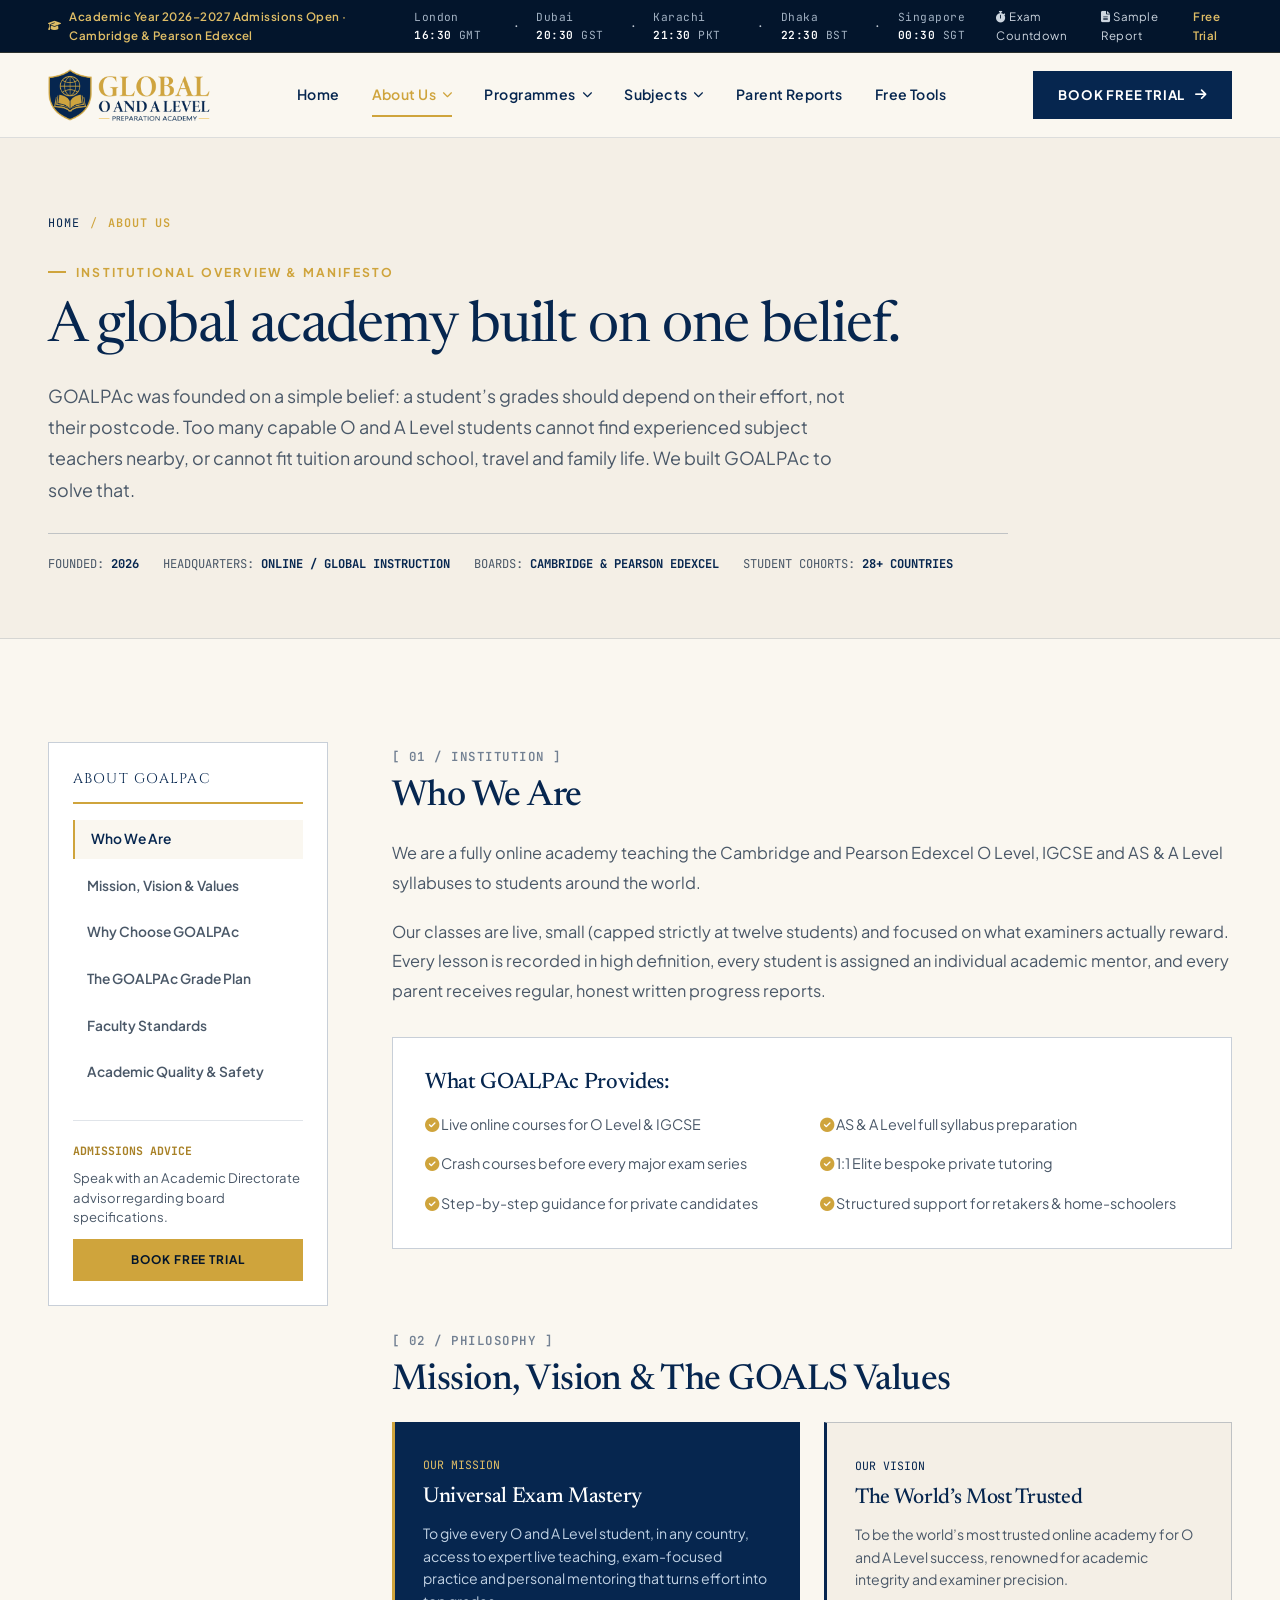
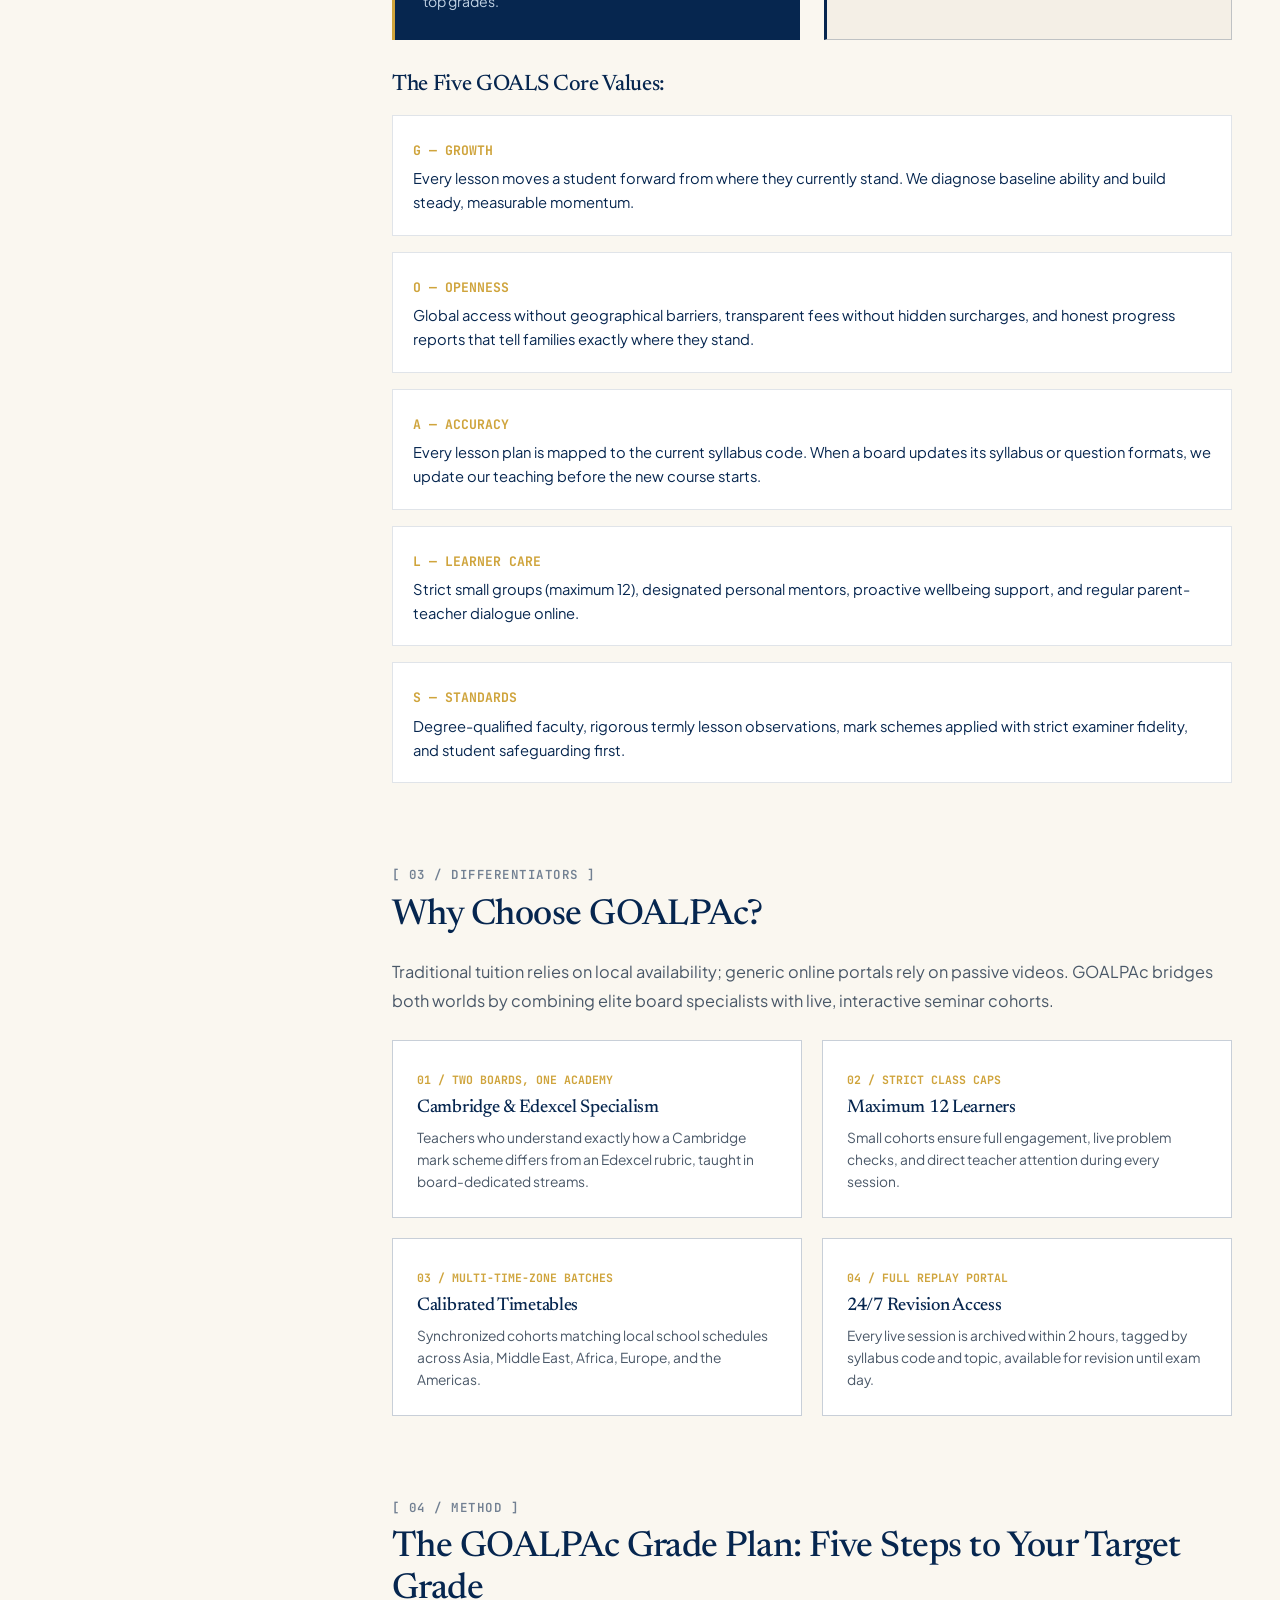
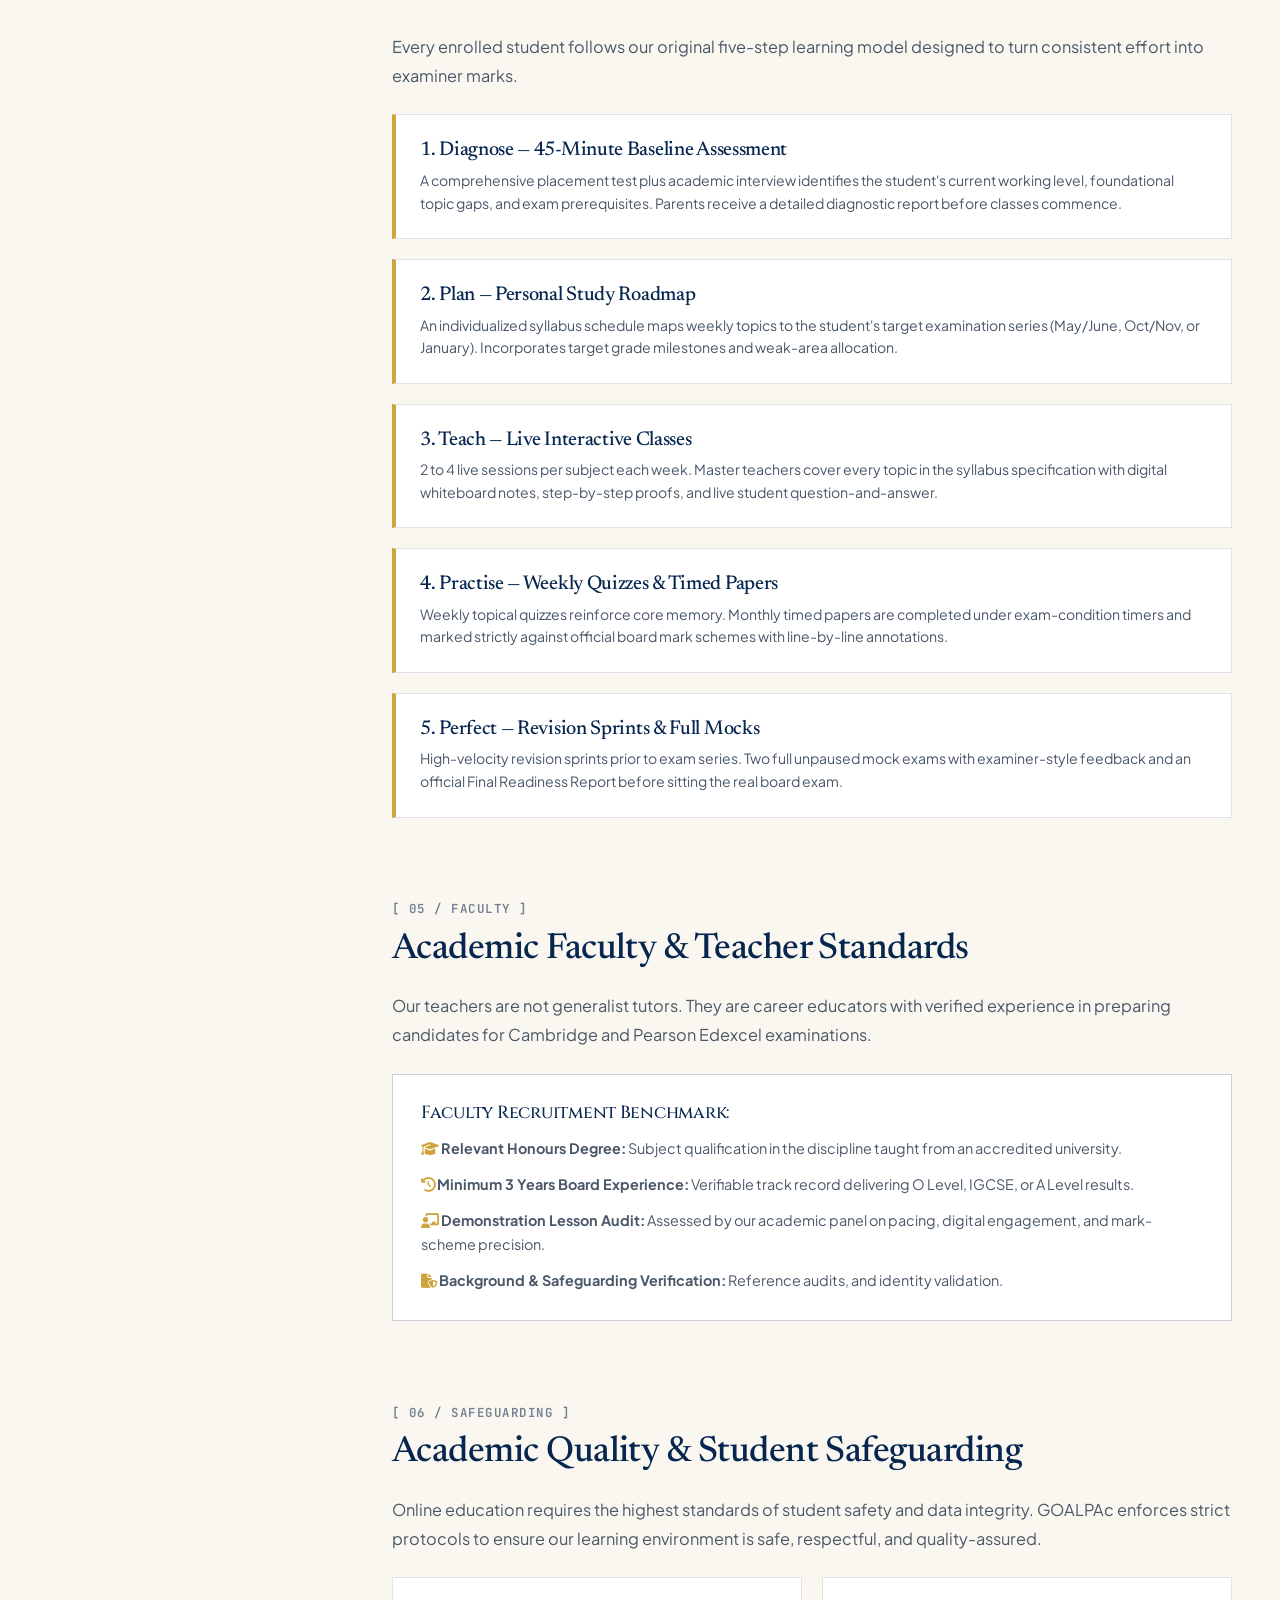
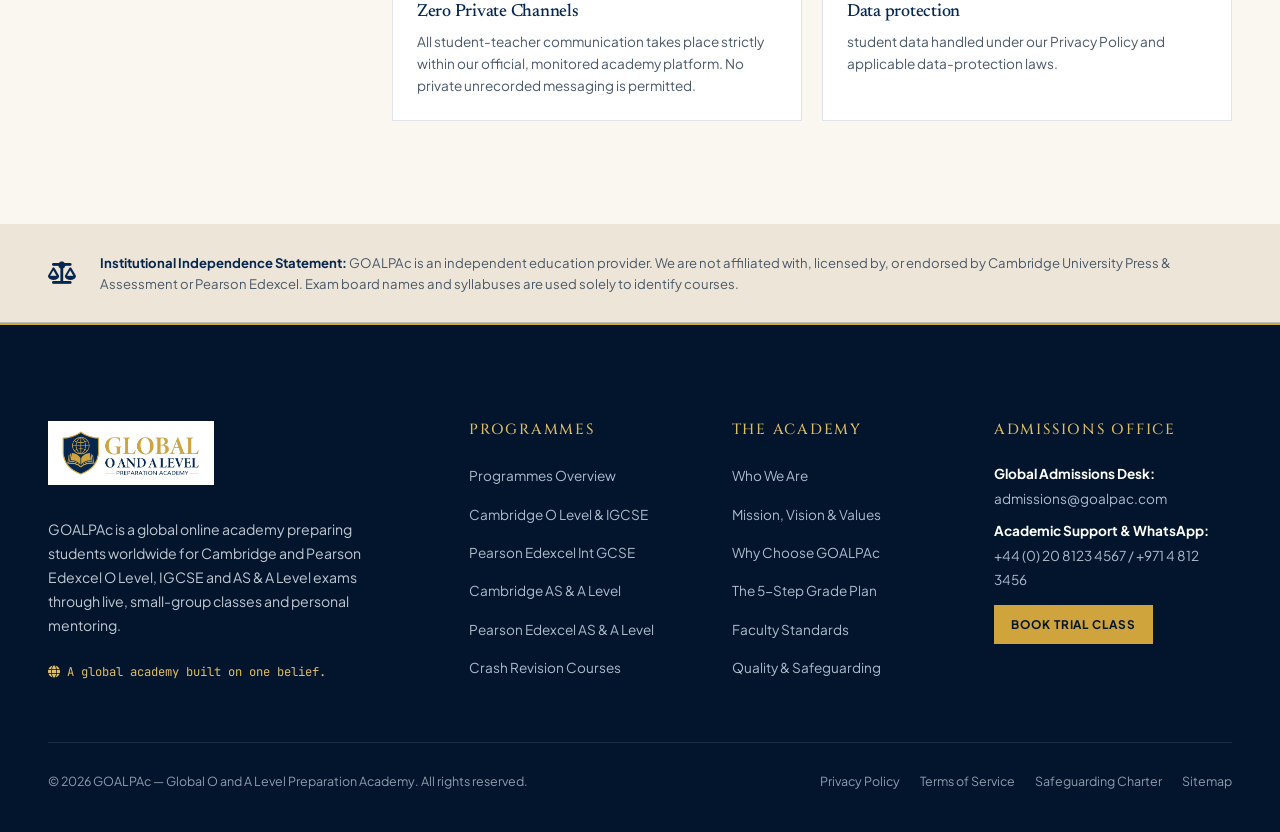
<file: about.html>
<!DOCTYPE html>
<html lang="en">
<head>
  <meta charset="UTF-8">
  <meta name="viewport" content="width=device-width, initial-scale=1.0">
  <title>About Us | GOALPAc — Global Online O & A Level Preparation Academy</title>
  <meta name="description" content="Discover GOALPAc: our founding belief that grades should depend on effort, not postcodes, our five-step Grade Plan, academic faculty, and student safeguarding standards.">
  <meta name="keywords" content="About GOALPAc, online O level academy, Cambridge tutors, Edexcel specialists, academic grade plan, student safeguarding">

  <!-- Google Fonts: Editorial Academic Typography Pairing -->
  <link rel="preconnect" href="https://fonts.googleapis.com">
  <link rel="preconnect" href="https://fonts.gstatic.com" crossorigin>
  <link href="https://fonts.googleapis.com/css2?family=Cinzel:wght@500;600;700;800&family=Newsreader:ital,opsz,wght@0,6..72,300;0,6..72,400;0,6..72,500;0,6..72,600;1,6..72,400&family=Plus+Jakarta+Sans:wght@400;500;600;700;800&family=JetBrains+Mono:wght@400;500;600&display=swap" rel="stylesheet">

  <!-- Font Awesome Free 6 -->
  <link rel="stylesheet" href="https://cdnjs.cloudflare.com/ajax/libs/font-awesome/6.5.1/css/all.min.css">

  <!-- Custom Editorial Stylesheet -->
  <link rel="stylesheet" href="assets/css/style.css">
</head>
<body>

  <!-- ======================================================================
       INSTITUTIONAL TOPBAR
       ====================================================================== -->
  <aside class="institutional-topbar" aria-label="Institutional Notices and Global Clocks">
    <div class="editorial-container topbar-content">
      <div class="topbar-badge">
        <i class="fa-solid fa-graduation-cap"></i>
        <span>Academic Year 2026–2027 Admissions Open · Cambridge &amp; Pearson Edexcel</span>
      </div>

      <div class="topbar-timezones">
        <span class="tz-pill">London <span id="tz-london">--:--</span> GMT</span>
        <span>·</span>
        <span class="tz-pill">Dubai <span id="tz-dubai">--:--</span> GST</span>
        <span>·</span>
        <span class="tz-pill">Karachi <span id="tz-karachi">--:--</span> PKT</span>
        <span>·</span>
        <span class="tz-pill">Dhaka <span id="tz-dhaka">--:--</span> BST</span>
        <span>·</span>
        <span class="tz-pill">Singapore <span id="tz-singapore">--:--</span> SGT</span>
      </div>

      <div class="topbar-links">
        <a href="index.html#tools" class="topbar-link"><i class="fa-solid fa-stopwatch me-1"></i> Exam Countdown</a>
        <a href="index.html#report" class="topbar-link"><i class="fa-solid fa-file-lines me-1"></i> Sample Report</a>
        <a href="index.html#admissions" class="topbar-link" style="color: var(--gold-light); font-weight: 600;">Free Trial</a>
      </div>
    </div>
  </aside>

  <!-- ======================================================================
       MAIN EDITORIAL HEADER
       ====================================================================== -->
  <header class="header-wrapper" role="banner">
    <div class="editorial-container main-navbar">
      <a href="index.html" class="brand-link" aria-label="GOALPAc Homepage">
        <img src="assets/images/goalpac-logo-transparent.png" alt="GOALPAc Logo" class="brand-logo-img">
      </a>

      <!-- Academic Menu with Submenus -->
      <nav class="nav-menu" role="navigation" aria-label="Primary Navigation">
        <div class="nav-item">
          <a href="index.html" class="nav-link">Home</a>
        </div>

        <div class="nav-item">
          <a href="about.html" class="nav-link active-page">About Us <i class="fa-solid fa-chevron-down dropdown-caret"></i></a>
          <div class="editorial-dropdown">
            <span class="dropdown-header-label">Institutional Foundation</span>
            <a href="about.html#who-we-are" class="dropdown-item-link">Who We Are <span>A global academy built on one belief</span></a>
            <a href="about.html#mission-values" class="dropdown-item-link">Mission, Vision &amp; GOALS <span>Our five core institutional values</span></a>
            <a href="about.html#why-goalpac" class="dropdown-item-link">Why Choose GOALPAc <span>Comparative ledger &amp; differentiators</span></a>
            <a href="about.html#grade-plan" class="dropdown-item-link">The GOALPAc Grade Plan <span>Our proprietary 5-step learning model</span></a>
            <a href="about.html#faculty" class="dropdown-item-link">Our Faculty <span>Board-experienced subject masters</span></a>
            <a href="about.html#safeguarding" class="dropdown-item-link">Quality &amp; Safeguarding <span>Online safety &amp; lesson audits</span></a>
          </div>
        </div>

        <div class="nav-item">
          <a href="programmes.html" class="nav-link">Programmes <i class="fa-solid fa-chevron-down dropdown-caret"></i></a>
          <div class="editorial-dropdown">
            <span class="dropdown-header-label">Academic Qualifications</span>
            <a href="programmes.html" class="dropdown-item-link">Programmes Overview <span>Compare all qualification paths</span></a>
            <a href="cambridge-o-level-igcse.html" class="dropdown-item-link">Cambridge O Level &amp; IGCSE <span>2-Year &amp; 1-Year Fast Track</span></a>
            <a href="programmes.html#edexcel-igcse" class="dropdown-item-link">Pearson Edexcel Int GCSE <span>Linear 9–1 grading mastery</span></a>
            <a href="cambridge-as-a-level.html" class="dropdown-item-link">Cambridge AS &amp; A Level <span>Sixth form staged &amp; linear</span></a>
            <a href="programmes.html#edexcel-a-level" class="dropdown-item-link">Pearson Edexcel AS &amp; A Level <span>Modular syllabus route</span></a>
            <a href="programmes.html#crash-courses" class="dropdown-item-link">Crash Revision Courses <span>8-Week pre-exam sprints</span></a>
            <a href="programmes.html#private-tutoring" class="dropdown-item-link">1:1 Elite Private Tutoring <span>Dedicated master mentorship</span></a>
          </div>
        </div>

        <div class="nav-item">
          <a href="subjects.html" class="nav-link">Subjects <i class="fa-solid fa-chevron-down dropdown-caret"></i></a>
          <div class="editorial-dropdown">
            <span class="dropdown-header-label">Syllabus Catalog</span>
            <a href="subjects.html" class="dropdown-item-link">All Subjects (A–Z) <span>Complete Cambridge &amp; Edexcel list</span></a>
            <a href="cambridge-o-level-mathematics.html" class="dropdown-item-link">Cambridge O Level Maths <span>Full 4024 course syllabus</span></a>
            <a href="subjects.html#sciences" class="dropdown-item-link">Sciences <span>Physics, Chemistry &amp; Biology</span></a>
            <a href="subjects.html#mathematics" class="dropdown-item-link">Mathematics <span>Pure, Additional &amp; Further Maths</span></a>
            <a href="subjects.html#business" class="dropdown-item-link">Business &amp; Economics <span>Economics, Accounting &amp; Business</span></a>
            <a href="subjects.html#computing" class="dropdown-item-link">Computing &amp; ICT <span>Computer Science (2210 / 9618)</span></a>
          </div>
        </div>

        <div class="nav-item">
          <a href="index.html#report" class="nav-link">Parent Reports</a>
        </div>

        <div class="nav-item">
          <a href="index.html#tools" class="nav-link">Free Tools</a>
        </div>
      </nav>

      <!-- Action Cluster -->
      <div class="header-actions">
        <a href="index.html#admissions" class="nav-cta-btn">
          <span>Book Free Trial</span>
          <i class="fa-solid fa-arrow-right"></i>
        </a>
        <button class="mobile-menu-trigger" aria-label="Open Navigation Drawer">
          <i class="fa-solid fa-bars"></i>
        </button>
      </div>
    </div>
  </header>

  <!-- Mobile Drawer -->
  <div class="mobile-drawer-backdrop"></div>
  <aside class="mobile-nav-drawer" aria-label="Mobile Navigation">
    <button class="drawer-close-btn" aria-label="Close Navigation Drawer"><i class="fa-solid fa-xmark"></i></button>
    <div style="margin-top: 16px;">
      <img src="assets/images/goalpac-logo-transparent.png" alt="GOALPAc" style="max-height: 44px;">
    </div>
    <ul class="mobile-nav-links">
      <li><a href="index.html">Home</a></li>
      <li>
        <a href="about.html" style="color: var(--goalpac-gold);">About Us</a>
        <ul class="mobile-submenu">
          <li><a href="about.html#who-we-are">Who We Are</a></li>
          <li><a href="about.html#mission-values">Mission, Vision &amp; Values</a></li>
          <li><a href="about.html#why-goalpac">Why GOALPAc</a></li>
          <li><a href="about.html#grade-plan">The Grade Plan</a></li>
          <li><a href="about.html#faculty">Our Faculty</a></li>
          <li><a href="about.html#safeguarding">Quality &amp; Safeguarding</a></li>
        </ul>
      </li>
      <li>
        <a href="programmes.html">Programmes</a>
        <ul class="mobile-submenu">
          <li><a href="cambridge-o-level-igcse.html">Cambridge O Level &amp; IGCSE</a></li>
          <li><a href="cambridge-as-a-level.html">Cambridge AS &amp; A Level</a></li>
          <li><a href="programmes.html#edexcel-igcse">Edexcel Int GCSE</a></li>
          <li><a href="programmes.html#crash-courses">Crash Courses</a></li>
          <li><a href="programmes.html#private-tutoring">1:1 Private Tutoring</a></li>
        </ul>
      </li>
      <li>
        <a href="subjects.html">Subjects</a>
        <ul class="mobile-submenu">
          <li><a href="subjects.html">All Subjects A–Z</a></li>
          <li><a href="cambridge-o-level-mathematics.html">Cambridge O Level Maths</a></li>
          <li><a href="subjects.html#sciences">Sciences</a></li>
          <li><a href="subjects.html#business">Business &amp; Economics</a></li>
        </ul>
      </li>
      <li><a href="index.html#report">Parent Reports</a></li>
      <li><a href="index.html#tools">Interactive Tools</a></li>
      <li><a href="index.html#admissions">Admissions &amp; Trial</a></li>
    </ul>
    <div style="margin-top: 32px;">
      <a href="index.html#admissions" class="btn-academic btn-academic-navy w-100" style="width: 100%;">Book Free Trial Class</a>
    </div>
  </aside>

  <main role="main">

    <!-- ======================================================================
         SUBPAGE HERO: ABOUT US
         ====================================================================== -->
    <section class="subpage-hero" aria-labelledby="about-page-title">
      <div class="editorial-container">
        <nav class="breadcrumb-editorial" aria-label="Breadcrumbs">
          <a href="index.html">Home</a>
          <span class="crumb-separator">/</span>
          <span class="crumb-active">About Us</span>
        </nav>

        <div class="subpage-hero-inner">
          <span class="eyebrow">Institutional Overview &amp; Manifesto</span>
          <h1 id="about-page-title" class="subpage-headline">
            A global academy built on one belief.
          </h1>
          <p class="subpage-lead-para">
            GOALPAc was founded on a simple belief: a student’s grades should depend on their effort, not their postcode. Too many capable O and A Level students cannot find experienced subject teachers nearby, or cannot fit tuition around school, travel and family life. We built GOALPAc to solve that.
          </p>

          <div class="subpage-meta-strip">
            <span>FOUNDED: <strong>2026</strong></span>
            <span>HEADQUARTERS: <strong>ONLINE / GLOBAL INSTRUCTION</strong></span>
            <span>BOARDS: <strong>CAMBRIDGE &amp; PEARSON EDEXCEL</strong></span>
            <span>STUDENT COHORTS: <strong>28+ COUNTRIES</strong></span>
          </div>
        </div>
      </div>
    </section>

    <!-- ======================================================================
         ABOUT US CONTENT WITH STICKY SIDEBAR
         ====================================================================== -->
    <section class="editorial-section" style="background: var(--paper-cream);">
      <div class="editorial-container">
        <div class="subpage-layout-grid">

          <!-- Sticky Subpage Sidebar -->
          <aside class="subpage-sidebar" aria-label="About Us Navigation">
            <div class="sidebar-title">About GOALPAc</div>
            <ul class="sidebar-nav-list">
              <li><a href="#who-we-are" class="sidebar-nav-link active">Who We Are</a></li>
              <li><a href="#mission-values" class="sidebar-nav-link">Mission, Vision &amp; Values</a></li>
              <li><a href="#why-goalpac" class="sidebar-nav-link">Why Choose GOALPAc</a></li>
              <li><a href="#grade-plan" class="sidebar-nav-link">The GOALPAc Grade Plan</a></li>
              <li><a href="#faculty" class="sidebar-nav-link">Faculty Standards</a></li>
              <li><a href="#safeguarding" class="sidebar-nav-link">Academic Quality &amp; Safety</a></li>
            </ul>

            <div style="margin-top: 28px; padding-top: 20px; border-top: 1px solid var(--paper-border);">
              <span style="font-family: var(--font-mono-meta); font-size: 0.72rem; color: var(--gold-dark); font-weight: 700; text-transform: uppercase; display: block; margin-bottom: 8px;">
                Admissions Advice
              </span>
              <p style="font-size: 0.82rem; color: var(--text-secondary); line-height: 1.5; margin-bottom: 12px;">
                Speak with an Academic Directorate advisor regarding board specifications.
              </p>
              <a href="index.html#admissions" class="btn-academic btn-academic-gold" style="padding: 10px 16px; font-size: 0.74rem; width: 100%;">
                Book Free Trial
              </a>
            </div>
          </aside>

          <!-- Main Subpage Editorial Body -->
          <div class="subpage-content-area">

            <!-- Section 1: Who We Are -->
            <article id="who-we-are" style="margin-bottom: clamp(48px, 6vw, 80px);">
              <span class="editorial-index">[ 01 / INSTITUTION ]</span>
              <h2 style="font-size: clamp(1.8rem, 2.8vw, 2.5rem); margin: 8px 0 20px; color: var(--navy-deep);">
                Who We Are
              </h2>
              <p style="font-size: 1.02rem; color: var(--text-secondary); line-height: 1.8; margin-bottom: 20px;">
                We are a fully online academy teaching the Cambridge and Pearson Edexcel O Level, IGCSE and AS &amp; A Level syllabuses to students around the world.
              </p>
              <p style="font-size: 1.02rem; color: var(--text-secondary); line-height: 1.8; margin-bottom: 20px;">
                Our classes are live, small (capped strictly at twelve students) and focused on what examiners actually reward. Every lesson is recorded in high definition, every student is assigned an individual academic mentor, and every parent receives regular, honest written progress reports.
              </p>

              <div style="background: var(--paper-white); border: 1px solid var(--paper-border-strong); padding: 32px; margin: 32px 0;">
                <h3 style="font-family: var(--font-serif-editorial); font-size: 1.4rem; color: var(--navy-deep); margin-bottom: 16px;">
                  What GOALPAc Provides:
                </h3>
                <div style="display: grid; grid-template-columns: 1fr 1fr; gap: 16px; font-size: 0.9rem; color: var(--text-secondary);">
                  <div><i class="fa-solid fa-circle-check me-2" style="color: var(--goalpac-gold);"></i> Live online courses for O Level &amp; IGCSE</div>
                  <div><i class="fa-solid fa-circle-check me-2" style="color: var(--goalpac-gold);"></i> AS &amp; A Level full syllabus preparation</div>
                  <div><i class="fa-solid fa-circle-check me-2" style="color: var(--goalpac-gold);"></i> Crash courses before every major exam series</div>
                  <div><i class="fa-solid fa-circle-check me-2" style="color: var(--goalpac-gold);"></i> 1:1 Elite bespoke private tutoring</div>
                  <div><i class="fa-solid fa-circle-check me-2" style="color: var(--goalpac-gold);"></i> Step-by-step guidance for private candidates</div>
                  <div><i class="fa-solid fa-circle-check me-2" style="color: var(--goalpac-gold);"></i> Structured support for retakers &amp; home-schoolers</div>
                </div>
              </div>
            </article>

            <!-- Section 2: Mission, Vision & GOALS Values -->
            <article id="mission-values" style="margin-bottom: clamp(48px, 6vw, 80px);">
              <span class="editorial-index">[ 02 / PHILOSOPHY ]</span>
              <h2 style="font-size: clamp(1.8rem, 2.8vw, 2.5rem); margin: 8px 0 20px; color: var(--navy-deep);">
                Mission, Vision &amp; The GOALS Values
              </h2>

              <div style="display: grid; grid-template-columns: 1fr 1fr; gap: 24px; margin-bottom: 32px;">
                <div style="background: var(--navy-deep); color: var(--paper-white); padding: 28px; border-left: 3px solid var(--goalpac-gold);">
                  <span style="font-family: var(--font-mono-meta); font-size: 0.72rem; color: var(--gold-light); text-transform: uppercase;">Our Mission</span>
                  <h3 style="font-family: var(--font-serif-editorial); font-size: 1.35rem; color: var(--paper-white); margin: 8px 0 12px;">Universal Exam Mastery</h3>
                  <p style="font-size: 0.88rem; color: #c0d1e3; line-height: 1.6; margin: 0;">
                    To give every O and A Level student, in any country, access to expert live teaching, exam-focused practice and personal mentoring that turns effort into top grades.
                  </p>
                </div>

                <div style="background: var(--paper-ivory); border: 1px solid var(--paper-border-strong); padding: 28px; border-left: 3px solid var(--navy-deep);">
                  <span style="font-family: var(--font-mono-meta); font-size: 0.72rem; color: var(--navy-deep); text-transform: uppercase;">Our Vision</span>
                  <h3 style="font-family: var(--font-serif-editorial); font-size: 1.35rem; color: var(--navy-deep); margin: 8px 0 12px;">The World’s Most Trusted</h3>
                  <p style="font-size: 0.88rem; color: var(--text-secondary); line-height: 1.6; margin: 0;">
                    To be the world’s most trusted online academy for O and A Level success, renowned for academic integrity and examiner precision.
                  </p>
                </div>
              </div>

              <!-- 5 GOALS Values -->
              <h3 style="font-family: var(--font-serif-editorial); font-size: 1.4rem; color: var(--navy-deep); margin-bottom: 16px;">
                The Five GOALS Core Values:
              </h3>
              <div style="display: flex; flex-direction: column; gap: 16px;">
                <div style="background: var(--paper-white); border: 1px solid var(--paper-border); padding: 20px;">
                  <strong style="color: var(--goalpac-gold); font-family: var(--font-mono-meta); font-size: 0.82rem;">G — GROWTH</strong>
                  <p style="font-size: 0.92rem; color: var(--navy-deep); margin: 4px 0 0;">
                    Every lesson moves a student forward from where they currently stand. We diagnose baseline ability and build steady, measurable momentum.
                  </p>
                </div>
                <div style="background: var(--paper-white); border: 1px solid var(--paper-border); padding: 20px;">
                  <strong style="color: var(--goalpac-gold); font-family: var(--font-mono-meta); font-size: 0.82rem;">O — OPENNESS</strong>
                  <p style="font-size: 0.92rem; color: var(--navy-deep); margin: 4px 0 0;">
                    Global access without geographical barriers, transparent fees without hidden surcharges, and honest progress reports that tell families exactly where they stand.
                  </p>
                </div>
                <div style="background: var(--paper-white); border: 1px solid var(--paper-border); padding: 20px;">
                  <strong style="color: var(--goalpac-gold); font-family: var(--font-mono-meta); font-size: 0.82rem;">A — ACCURACY</strong>
                  <p style="font-size: 0.92rem; color: var(--navy-deep); margin: 4px 0 0;">
                    Every lesson plan is mapped to the current syllabus code. When a board updates its syllabus or question formats, we update our teaching before the new course starts.
                  </p>
                </div>
                <div style="background: var(--paper-white); border: 1px solid var(--paper-border); padding: 20px;">
                  <strong style="color: var(--goalpac-gold); font-family: var(--font-mono-meta); font-size: 0.82rem;">L — LEARNER CARE</strong>
                  <p style="font-size: 0.92rem; color: var(--navy-deep); margin: 4px 0 0;">
                    Strict small groups (maximum 12), designated personal mentors, proactive wellbeing support, and regular parent-teacher dialogue online.
                  </p>
                </div>
                <div style="background: var(--paper-white); border: 1px solid var(--paper-border); padding: 20px;">
                  <strong style="color: var(--goalpac-gold); font-family: var(--font-mono-meta); font-size: 0.82rem;">S — STANDARDS</strong>
                  <p style="font-size: 0.92rem; color: var(--navy-deep); margin: 4px 0 0;">
                    Degree-qualified faculty, rigorous termly lesson observations, mark schemes applied with strict examiner fidelity, and student safeguarding first.
                  </p>
                </div>
              </div>
            </article>

            <!-- Section 3: Why GOALPAc -->
            <article id="why-goalpac" style="margin-bottom: clamp(48px, 6vw, 80px);">
              <span class="editorial-index">[ 03 / DIFFERENTIATORS ]</span>
              <h2 style="font-size: clamp(1.8rem, 2.8vw, 2.5rem); margin: 8px 0 20px; color: var(--navy-deep);">
                Why Choose GOALPAc?
              </h2>
              <p style="font-size: 1.02rem; color: var(--text-secondary); line-height: 1.8; margin-bottom: 24px;">
                Traditional tuition relies on local availability; generic online portals rely on passive videos. GOALPAc bridges both worlds by combining elite board specialists with live, interactive seminar cohorts.
              </p>

              <div style="display: grid; grid-template-columns: 1fr 1fr; gap: 20px;">
                <div style="background: var(--paper-white); border: 1px solid var(--paper-border-strong); padding: 24px;">
                  <span style="font-family: var(--font-mono-meta); font-size: 0.72rem; color: var(--goalpac-gold); font-weight: 700;">01 / TWO BOARDS, ONE ACADEMY</span>
                  <h4 style="font-size: 1.15rem; color: var(--navy-deep); margin: 6px 0 8px;">Cambridge &amp; Edexcel Specialism</h4>
                  <p style="font-size: 0.86rem; color: var(--text-secondary); line-height: 1.6; margin: 0;">
                    Teachers who understand exactly how a Cambridge mark scheme differs from an Edexcel rubric, taught in board-dedicated streams.
                  </p>
                </div>

                <div style="background: var(--paper-white); border: 1px solid var(--paper-border-strong); padding: 24px;">
                  <span style="font-family: var(--font-mono-meta); font-size: 0.72rem; color: var(--goalpac-gold); font-weight: 700;">02 / STRICT CLASS CAPS</span>
                  <h4 style="font-size: 1.15rem; color: var(--navy-deep); margin: 6px 0 8px;">Maximum 12 Learners</h4>
                  <p style="font-size: 0.86rem; color: var(--text-secondary); line-height: 1.6; margin: 0;">
                    Small cohorts ensure full engagement, live problem checks, and direct teacher attention during every session.
                  </p>
                </div>

                <div style="background: var(--paper-white); border: 1px solid var(--paper-border-strong); padding: 24px;">
                  <span style="font-family: var(--font-mono-meta); font-size: 0.72rem; color: var(--goalpac-gold); font-weight: 700;">03 / MULTI-TIME-ZONE BATCHES</span>
                  <h4 style="font-size: 1.15rem; color: var(--navy-deep); margin: 6px 0 8px;">Calibrated Timetables</h4>
                  <p style="font-size: 0.86rem; color: var(--text-secondary); line-height: 1.6; margin: 0;">
                    Synchronized cohorts matching local school schedules across Asia, Middle East, Africa, Europe, and the Americas.
                  </p>
                </div>

                <div style="background: var(--paper-white); border: 1px solid var(--paper-border-strong); padding: 24px;">
                  <span style="font-family: var(--font-mono-meta); font-size: 0.72rem; color: var(--goalpac-gold); font-weight: 700;">04 / FULL REPLAY PORTAL</span>
                  <h4 style="font-size: 1.15rem; color: var(--navy-deep); margin: 6px 0 8px;">24/7 Revision Access</h4>
                  <p style="font-size: 0.86rem; color: var(--text-secondary); line-height: 1.6; margin: 0;">
                    Every live session is archived within 2 hours, tagged by syllabus code and topic, available for revision until exam day.
                  </p>
                </div>
              </div>
            </article>

            <!-- Section 4: The GOALPAc Grade Plan -->
            <article id="grade-plan" style="margin-bottom: clamp(48px, 6vw, 80px);">
              <span class="editorial-index">[ 04 / METHOD ]</span>
              <h2 style="font-size: clamp(1.8rem, 2.8vw, 2.5rem); margin: 8px 0 20px; color: var(--navy-deep);">
                The GOALPAc Grade Plan: Five Steps to Your Target Grade
              </h2>
              <p style="font-size: 1.02rem; color: var(--text-secondary); line-height: 1.8; margin-bottom: 24px;">
                Every enrolled student follows our original five-step learning model designed to turn consistent effort into examiner marks.
              </p>

              <div style="display: flex; flex-direction: column; gap: 20px;">
                <div style="padding: 24px; background: var(--paper-white); border-left: 4px solid var(--goalpac-gold); border-top: 1px solid var(--paper-border); border-right: 1px solid var(--paper-border); border-bottom: 1px solid var(--paper-border);">
                  <h4 style="font-family: var(--font-serif-editorial); font-size: 1.25rem; color: var(--navy-deep); margin-bottom: 6px;">
                    1. Diagnose — 45-Minute Baseline Assessment
                  </h4>
                  <p style="font-size: 0.88rem; color: var(--text-secondary); line-height: 1.6; margin: 0;">
                    A comprehensive placement test plus academic interview identifies the student's current working level, foundational topic gaps, and exam prerequisites. Parents receive a detailed diagnostic report before classes commence.
                  </p>
                </div>

                <div style="padding: 24px; background: var(--paper-white); border-left: 4px solid var(--goalpac-gold); border-top: 1px solid var(--paper-border); border-right: 1px solid var(--paper-border); border-bottom: 1px solid var(--paper-border);">
                  <h4 style="font-family: var(--font-serif-editorial); font-size: 1.25rem; color: var(--navy-deep); margin-bottom: 6px;">
                    2. Plan — Personal Study Roadmap
                  </h4>
                  <p style="font-size: 0.88rem; color: var(--text-secondary); line-height: 1.6; margin: 0;">
                    An individualized syllabus schedule maps weekly topics to the student's target examination series (May/June, Oct/Nov, or January). Incorporates target grade milestones and weak-area allocation.
                  </p>
                </div>

                <div style="padding: 24px; background: var(--paper-white); border-left: 4px solid var(--goalpac-gold); border-top: 1px solid var(--paper-border); border-right: 1px solid var(--paper-border); border-bottom: 1px solid var(--paper-border);">
                  <h4 style="font-family: var(--font-serif-editorial); font-size: 1.25rem; color: var(--navy-deep); margin-bottom: 6px;">
                    3. Teach — Live Interactive Classes
                  </h4>
                  <p style="font-size: 0.88rem; color: var(--text-secondary); line-height: 1.6; margin: 0;">
                    2 to 4 live sessions per subject each week. Master teachers cover every topic in the syllabus specification with digital whiteboard notes, step-by-step proofs, and live student question-and-answer.
                  </p>
                </div>

                <div style="padding: 24px; background: var(--paper-white); border-left: 4px solid var(--goalpac-gold); border-top: 1px solid var(--paper-border); border-right: 1px solid var(--paper-border); border-bottom: 1px solid var(--paper-border);">
                  <h4 style="font-family: var(--font-serif-editorial); font-size: 1.25rem; color: var(--navy-deep); margin-bottom: 6px;">
                    4. Practise — Weekly Quizzes &amp; Timed Papers
                  </h4>
                  <p style="font-size: 0.88rem; color: var(--text-secondary); line-height: 1.6; margin: 0;">
                    Weekly topical quizzes reinforce core memory. Monthly timed papers are completed under exam-condition timers and marked strictly against official board mark schemes with line-by-line annotations.
                  </p>
                </div>

                <div style="padding: 24px; background: var(--paper-white); border-left: 4px solid var(--goalpac-gold); border-top: 1px solid var(--paper-border); border-right: 1px solid var(--paper-border); border-bottom: 1px solid var(--paper-border);">
                  <h4 style="font-family: var(--font-serif-editorial); font-size: 1.25rem; color: var(--navy-deep); margin-bottom: 6px;">
                    5. Perfect — Revision Sprints &amp; Full Mocks
                  </h4>
                  <p style="font-size: 0.88rem; color: var(--text-secondary); line-height: 1.6; margin: 0;">
                    High-velocity revision sprints prior to exam series. Two full unpaused mock exams with examiner-style feedback and an official Final Readiness Report before sitting the real board exam.
                  </p>
                </div>
              </div>
            </article>

            <!-- Section 5: Faculty Standards -->
            <article id="faculty" style="margin-bottom: clamp(48px, 6vw, 80px);">
              <span class="editorial-index">[ 05 / FACULTY ]</span>
              <h2 style="font-size: clamp(1.8rem, 2.8vw, 2.5rem); margin: 8px 0 20px; color: var(--navy-deep);">
                Academic Faculty &amp; Teacher Standards
              </h2>
              <p style="font-size: 1.02rem; color: var(--text-secondary); line-height: 1.8; margin-bottom: 24px;">
                Our teachers are not generalist tutors. They are career educators with verified experience in preparing candidates for Cambridge and Pearson Edexcel examinations.
              </p>

              <div style="border: 1px solid var(--paper-border-strong); background: var(--paper-white); padding: 28px;">
                <h4 style="font-family: var(--font-serif-display); font-size: 1.1rem; color: var(--navy-deep); margin-bottom: 14px;">
                  Faculty Recruitment Benchmark:
                </h4>
                <ul style="list-style: none; display: flex; flex-direction: column; gap: 12px; font-size: 0.9rem; color: var(--text-secondary);">
                  <li><i class="fa-solid fa-graduation-cap me-2" style="color: var(--goalpac-gold);"></i> <strong>Relevant Honours Degree:</strong> Subject qualification in the discipline taught from an accredited university.</li>
                  <li><i class="fa-solid fa-clock-rotate-left me-2" style="color: var(--goalpac-gold);"></i> <strong>Minimum 3 Years Board Experience:</strong> Verifiable track record delivering O Level, IGCSE, or A Level results.</li>
                  <li><i class="fa-solid fa-chalkboard-user me-2" style="color: var(--goalpac-gold);"></i> <strong>Demonstration Lesson Audit:</strong> Assessed by our academic panel on pacing, digital engagement, and mark-scheme precision.</li>
                  <li><i class="fa-solid fa-file-shield me-2" style="color: var(--goalpac-gold);"></i> <strong>Background &amp; Safeguarding Verification:</strong> Reference audits, and identity validation.</li>
                </ul>
              </div>
            </article>

            <!-- Section 6: Academic Quality & Safeguarding -->
            <article id="safeguarding">
              <span class="editorial-index">[ 06 / SAFEGUARDING ]</span>
              <h2 style="font-size: clamp(1.8rem, 2.8vw, 2.5rem); margin: 8px 0 20px; color: var(--navy-deep);">
                Academic Quality &amp; Student Safeguarding
              </h2>
              <p style="font-size: 1.02rem; color: var(--text-secondary); line-height: 1.8; margin-bottom: 20px;">
                Online education requires the highest standards of student safety and data integrity. GOALPAc enforces strict protocols to ensure our learning environment is safe, respectful, and quality-assured.
              </p>

              <div style="display: grid; grid-template-columns: 1fr 1fr; gap: 20px; margin-top: 24px;">
                <div style="background: var(--paper-white); border: 1px solid var(--paper-border); padding: 24px;">
                  <h4 style="color: var(--navy-deep); font-size: 1.1rem; margin-bottom: 8px;">Zero Private Channels</h4>
                  <p style="font-size: 0.85rem; color: var(--text-secondary); line-height: 1.6; margin: 0;">
                    All student-teacher communication takes place strictly within our official, monitored academy platform. No private unrecorded messaging is permitted.
                  </p>
                </div>
                <div style="background: var(--paper-white); border: 1px solid var(--paper-border); padding: 24px;">
                  <h4 style="color: var(--navy-deep); font-size: 1.1rem; margin-bottom: 8px;">Data protection</h4>
                  <p style="font-size: 0.85rem; color: var(--text-secondary); line-height: 1.6; margin: 0;">
                    student data handled under our Privacy Policy and applicable data-protection laws.
                  </p>
                </div>
              </div>
            </article>

          </div>
        </div>
      </div>
    </section>

    <!-- Independence Note -->
    <aside class="section-independence" aria-label="Statutory Independence Notice">
      <div class="editorial-container">
        <div class="independence-box">
          <div class="independence-icon"><i class="fa-solid fa-scale-balanced"></i></div>
          <div class="independence-text">
            <strong>Institutional Independence Statement:</strong> GOALPAc is an independent education provider. We are not affiliated with, licensed by, or endorsed by Cambridge University Press &amp; Assessment or Pearson Edexcel. Exam board names and syllabuses are used solely to identify courses.
          </div>
        </div>
      </div>
    </aside>

  </main>

  <!-- ======================================================================
       INSTITUTIONAL FOOTER
       ====================================================================== -->
  <footer class="site-footer" role="contentinfo">
    <div class="editorial-container">
      <div class="footer-top-grid">
        <div class="footer-brand-bio">
          <div style="background: #ffffff; display: inline-block; padding: 10px 14px; margin-bottom: 8px;">
            <img src="assets/images/goalpac-logo-nav.png" alt="GOALPAc Crest" style="height: 44px; width: auto;">
          </div>
          <p>
            GOALPAc is a global online academy preparing students worldwide for Cambridge and Pearson Edexcel O Level, IGCSE and AS &amp; A Level exams through live, small-group classes and personal mentoring.
          </p>
          <div style="font-family: var(--font-mono-meta); font-size: 0.76rem; color: var(--gold-light);">
            <i class="fa-solid fa-globe me-1"></i> A global academy built on one belief.
          </div>
        </div>

        <div>
          <h5>Programmes</h5>
          <ul class="footer-links-list">
            <li><a href="programmes.html">Programmes Overview</a></li>
            <li><a href="cambridge-o-level-igcse.html">Cambridge O Level &amp; IGCSE</a></li>
            <li><a href="programmes.html#edexcel-igcse">Pearson Edexcel Int GCSE</a></li>
            <li><a href="cambridge-as-a-level.html">Cambridge AS &amp; A Level</a></li>
            <li><a href="programmes.html#edexcel-a-level">Pearson Edexcel AS &amp; A Level</a></li>
            <li><a href="programmes.html#crash-courses">Crash Revision Courses</a></li>
          </ul>
        </div>

        <div>
          <h5>The Academy</h5>
          <ul class="footer-links-list">
            <li><a href="about.html#who-we-are">Who We Are</a></li>
            <li><a href="about.html#mission-values">Mission, Vision &amp; Values</a></li>
            <li><a href="about.html#why-goalpac">Why Choose GOALPAc</a></li>
            <li><a href="about.html#grade-plan">The 5-Step Grade Plan</a></li>
            <li><a href="about.html#faculty">Faculty Standards</a></li>
            <li><a href="about.html#safeguarding">Quality &amp; Safeguarding</a></li>
          </ul>
        </div>

        <div>
          <h5>Admissions Office</h5>
          <div class="footer-contact-block">
            <p style="margin-bottom: 8px;">
              <strong>Global Admissions Desk:</strong><br>admissions@goalpac.com
            </p>
            <p style="margin-bottom: 12px;">
              <strong>Academic Support &amp; WhatsApp:</strong><br>+44 (0) 20 8123 4567 / +971 4 812 3456
            </p>
            <a href="index.html#admissions" class="btn-academic btn-academic-gold" style="padding: 8px 16px; font-size: 0.74rem;">
              Book Trial Class
            </a>
          </div>
        </div>
      </div>

      <div class="footer-bottom-bar">
        <div>&copy; 2026 GOALPAc — Global O and A Level Preparation Academy. All rights reserved.</div>
        <div style="display: flex; gap: 20px;">
          <a href="#">Privacy Policy</a>
          <a href="#">Terms of Service</a>
          <a href="#">Safeguarding Charter</a>
          <a href="#">Sitemap</a>
        </div>
      </div>
    </div>
  </footer>

  <script src="assets/js/main.js"></script>
</body>
</html>
</file>
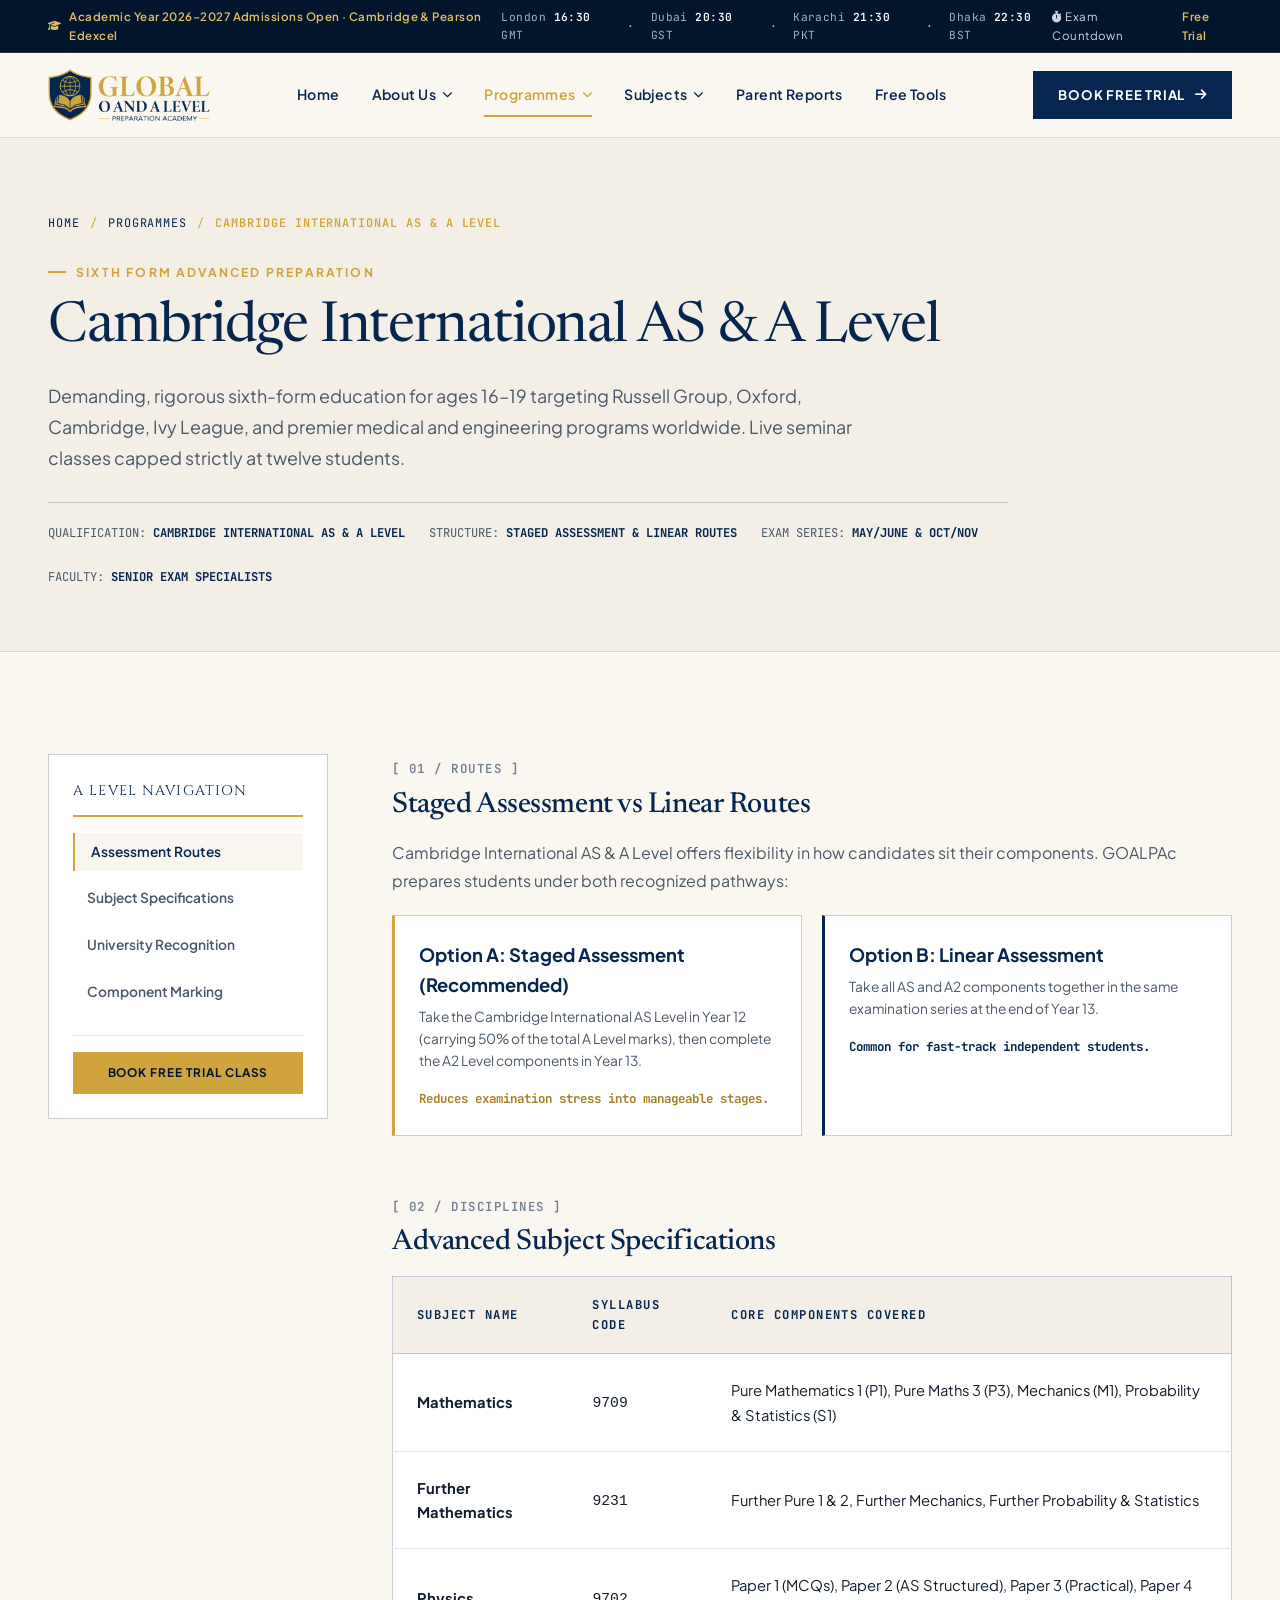
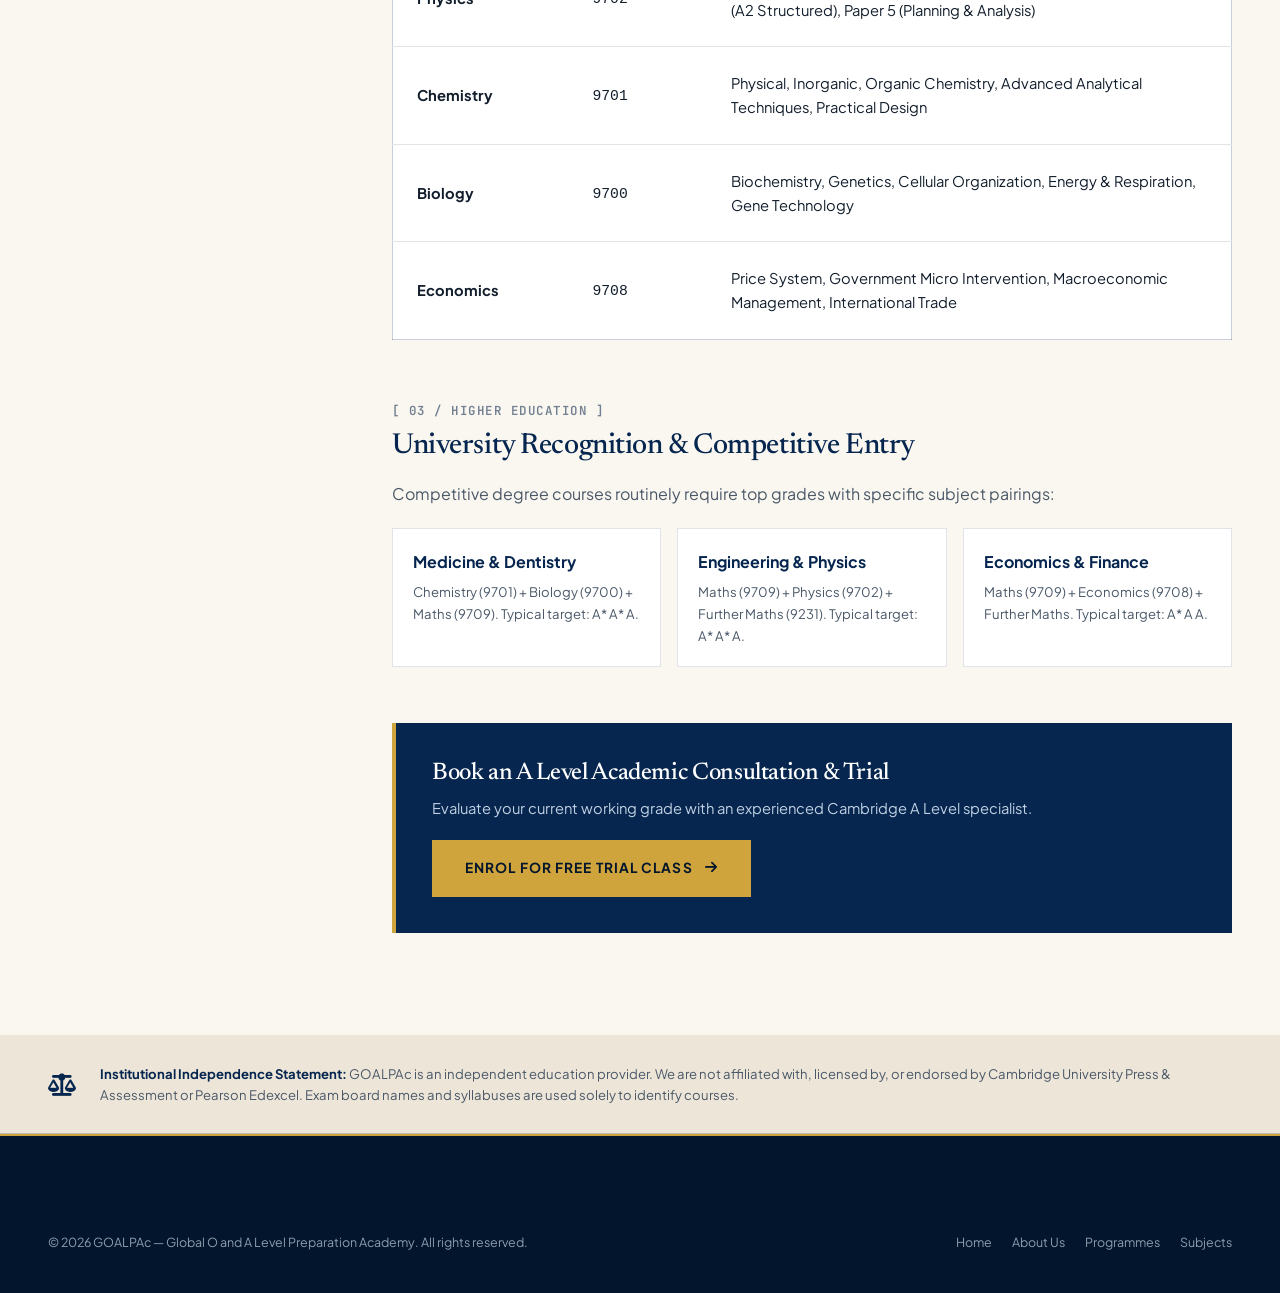
<file: cambridge-as-a-level.html>
<!DOCTYPE html>
<html lang="en">
<head>
  <meta charset="UTF-8">
  <meta name="viewport" content="width=device-width, initial-scale=1.0">
  <title>Cambridge International AS & A Level Online Classes | GOALPAc Academy</title>
  <meta name="description" content="Live online classes for Cambridge International AS & A Level. Small groups max 12, board-experienced faculty, full syllabus coverage, and past-paper mastery.">
  <meta name="keywords" content="Cambridge A level online tuition, CAIE 9709 maths, CAIE 9702 physics, online sixth form classes, private candidates A level">

  <!-- Google Fonts: Editorial Academic Typography Pairing -->
  <link rel="preconnect" href="https://fonts.googleapis.com">
  <link rel="preconnect" href="https://fonts.gstatic.com" crossorigin>
  <link href="https://fonts.googleapis.com/css2?family=Cinzel:wght@500;600;700;800&family=Newsreader:ital,opsz,wght@0,6..72,300;0,6..72,400;0,6..72,500;0,6..72,600;1,6..72,400&family=Plus+Jakarta+Sans:wght@400;500;600;700;800&family=JetBrains+Mono:wght@400;500;600&display=swap" rel="stylesheet">

  <!-- Font Awesome Free 6 -->
  <link rel="stylesheet" href="https://cdnjs.cloudflare.com/ajax/libs/font-awesome/6.5.1/css/all.min.css">

  <!-- Custom Editorial Stylesheet -->
  <link rel="stylesheet" href="assets/css/style.css">
</head>
<body>

  <!-- Topbar -->
  <aside class="institutional-topbar" aria-label="Institutional Notices and Global Clocks">
    <div class="editorial-container topbar-content">
      <div class="topbar-badge">
        <i class="fa-solid fa-graduation-cap"></i>
        <span>Academic Year 2026–2027 Admissions Open · Cambridge &amp; Pearson Edexcel</span>
      </div>

      <div class="topbar-timezones">
        <span class="tz-pill">London <span id="tz-london">--:--</span> GMT</span>
        <span>·</span>
        <span class="tz-pill">Dubai <span id="tz-dubai">--:--</span> GST</span>
        <span>·</span>
        <span class="tz-pill">Karachi <span id="tz-karachi">--:--</span> PKT</span>
        <span>·</span>
        <span class="tz-pill">Dhaka <span id="tz-dhaka">--:--</span> BST</span>
      </div>

      <div class="topbar-links">
        <a href="index.html#tools" class="topbar-link"><i class="fa-solid fa-stopwatch me-1"></i> Exam Countdown</a>
        <a href="index.html#admissions" class="topbar-link" style="color: var(--gold-light); font-weight: 600;">Free Trial</a>
      </div>
    </div>
  </aside>

  <!-- Main Header -->
  <header class="header-wrapper" role="banner">
    <div class="editorial-container main-navbar">
      <a href="index.html" class="brand-link" aria-label="GOALPAc Homepage">
        <img src="assets/images/goalpac-logo-transparent.png" alt="GOALPAc Logo" class="brand-logo-img">
      </a>

      <nav class="nav-menu" role="navigation" aria-label="Primary Navigation">
        <div class="nav-item"><a href="index.html" class="nav-link">Home</a></div>
        <div class="nav-item">
          <a href="about.html" class="nav-link">About Us <i class="fa-solid fa-chevron-down dropdown-caret"></i></a>
          <div class="editorial-dropdown">
            <span class="dropdown-header-label">Institutional Foundation</span>
            <a href="about.html#who-we-are" class="dropdown-item-link">Who We Are <span>A global academy built on one belief</span></a>
            <a href="about.html#mission-values" class="dropdown-item-link">Mission, Vision &amp; GOALS <span>Our five core institutional values</span></a>
            <a href="about.html#grade-plan" class="dropdown-item-link">The GOALPAc Grade Plan <span>Our proprietary 5-step learning model</span></a>
          </div>
        </div>
        <div class="nav-item">
          <a href="programmes.html" class="nav-link active-page">Programmes <i class="fa-solid fa-chevron-down dropdown-caret"></i></a>
          <div class="editorial-dropdown">
            <span class="dropdown-header-label">Academic Qualifications</span>
            <a href="programmes.html" class="dropdown-item-link">Programmes Overview <span>Compare all qualification paths</span></a>
            <a href="cambridge-o-level-igcse.html" class="dropdown-item-link">Cambridge O Level &amp; IGCSE <span>2-Year &amp; 1-Year Fast Track</span></a>
            <a href="cambridge-as-a-level.html" class="dropdown-item-link">Cambridge AS &amp; A Level <span>Sixth form staged &amp; linear</span></a>
            <a href="programmes.html#crash-courses" class="dropdown-item-link">Crash Revision Courses <span>8-Week pre-exam sprints</span></a>
            <a href="programmes.html#private-tutoring" class="dropdown-item-link">1:1 Elite Private Tutoring <span>Dedicated master mentorship</span></a>
          </div>
        </div>
        <div class="nav-item">
          <a href="subjects.html" class="nav-link">Subjects <i class="fa-solid fa-chevron-down dropdown-caret"></i></a>
          <div class="editorial-dropdown">
            <span class="dropdown-header-label">Syllabus Catalog</span>
            <a href="subjects.html" class="dropdown-item-link">All Subjects (A–Z) <span>Complete Cambridge &amp; Edexcel list</span></a>
            <a href="cambridge-o-level-mathematics.html" class="dropdown-item-link">Cambridge O Level Maths <span>Full 4024 course syllabus</span></a>
            <a href="subjects.html#sciences" class="dropdown-item-link">Sciences <span>Physics, Chemistry &amp; Biology</span></a>
          </div>
        </div>
        <div class="nav-item"><a href="index.html#report" class="nav-link">Parent Reports</a></div>
        <div class="nav-item"><a href="index.html#tools" class="nav-link">Free Tools</a></div>
      </nav>

      <div class="header-actions">
        <a href="index.html#admissions" class="nav-cta-btn">
          <span>Book Free Trial</span>
          <i class="fa-solid fa-arrow-right"></i>
        </a>
      </div>
    </div>
  </header>

  <main role="main">
    <!-- Subpage Hero -->
    <section class="subpage-hero">
      <div class="editorial-container">
        <nav class="breadcrumb-editorial" aria-label="Breadcrumbs">
          <a href="index.html">Home</a>
          <span class="crumb-separator">/</span>
          <a href="programmes.html">Programmes</a>
          <span class="crumb-separator">/</span>
          <span class="crumb-active">Cambridge International AS &amp; A Level</span>
        </nav>

        <div class="subpage-hero-inner">
          <span class="eyebrow">Sixth Form Advanced Preparation</span>
          <h1 class="subpage-headline">
            Cambridge International AS &amp; A Level
          </h1>
          <p class="subpage-lead-para">
            Demanding, rigorous sixth-form education for ages 16–19 targeting Russell Group, Oxford, Cambridge, Ivy League, and premier medical and engineering programs worldwide. Live seminar classes capped strictly at twelve students.
          </p>

          <div class="subpage-meta-strip">
            <span>QUALIFICATION: <strong>CAMBRIDGE INTERNATIONAL AS &amp; A LEVEL</strong></span>
            <span>STRUCTURE: <strong>STAGED ASSESSMENT &amp; LINEAR ROUTES</strong></span>
            <span>EXAM SERIES: <strong>MAY/JUNE &amp; OCT/NOV</strong></span>
            <span>FACULTY: <strong>SENIOR EXAM SPECIALISTS</strong></span>
          </div>
        </div>
      </div>
    </section>

    <!-- Content -->
    <section class="editorial-section" style="background: var(--paper-cream);">
      <div class="editorial-container">
        <div class="subpage-layout-grid">

          <!-- Sidebar -->
          <aside class="subpage-sidebar">
            <div class="sidebar-title">A Level Navigation</div>
            <ul class="sidebar-nav-list">
              <li><a href="#assessment-routes" class="sidebar-nav-link active">Assessment Routes</a></li>
              <li><a href="#subjects-specs" class="sidebar-nav-link">Subject Specifications</a></li>
              <li><a href="#university-entry" class="sidebar-nav-link">University Recognition</a></li>
              <li><a href="#component-mastery" class="sidebar-nav-link">Component Marking</a></li>
            </ul>

            <div style="margin-top: 24px; padding-top: 16px; border-top: 1px solid var(--paper-border);">
              <a href="index.html#admissions" class="btn-academic btn-academic-gold" style="width: 100%; font-size: 0.74rem; padding: 10px 14px;">
                Book Free Trial Class
              </a>
            </div>
          </aside>

          <!-- Main Content -->
          <div class="subpage-content-area">

            <!-- Section 1: Assessment Routes -->
            <article id="assessment-routes" style="margin-bottom: 56px;">
              <span class="editorial-index">[ 01 / ROUTES ]</span>
              <h2 style="font-size: 1.8rem; color: var(--navy-deep); margin: 8px 0 16px;">
                Staged Assessment vs Linear Routes
              </h2>
              <p style="font-size: 1rem; color: var(--text-secondary); line-height: 1.75; margin-bottom: 20px;">
                Cambridge International AS &amp; A Level offers flexibility in how candidates sit their components. GOALPAc prepares students under both recognized pathways:
              </p>

              <div style="display: grid; grid-template-columns: 1fr 1fr; gap: 20px;">
                <div style="background: var(--paper-white); border: 1px solid var(--paper-border-strong); padding: 24px; border-left: 3px solid var(--goalpac-gold);">
                  <strong style="color: var(--navy-deep); font-size: 1.15rem; display: block; margin-bottom: 6px;">Option A: Staged Assessment (Recommended)</strong>
                  <p style="font-size: 0.86rem; color: var(--text-secondary); line-height: 1.6; margin-bottom: 12px;">
                    Take the Cambridge International AS Level in Year 12 (carrying 50% of the total A Level marks), then complete the A2 Level components in Year 13.
                  </p>
                  <span style="font-size: 0.78rem; font-family: var(--font-mono-meta); color: var(--gold-dark); font-weight: 700;">Reduces examination stress into manageable stages.</span>
                </div>

                <div style="background: var(--paper-white); border: 1px solid var(--paper-border-strong); padding: 24px; border-left: 3px solid var(--navy-deep);">
                  <strong style="color: var(--navy-deep); font-size: 1.15rem; display: block; margin-bottom: 6px;">Option B: Linear Assessment</strong>
                  <p style="font-size: 0.86rem; color: var(--text-secondary); line-height: 1.6; margin-bottom: 12px;">
                    Take all AS and A2 components together in the same examination series at the end of Year 13.
                  </p>
                  <span style="font-size: 0.78rem; font-family: var(--font-mono-meta); color: var(--navy-deep); font-weight: 700;">Common for fast-track independent students.</span>
                </div>
              </div>
            </article>

            <!-- Section 2: Subject Specifications -->
            <article id="subjects-specs" style="margin-bottom: 56px;">
              <span class="editorial-index">[ 02 / DISCIPLINES ]</span>
              <h2 style="font-size: 1.8rem; color: var(--navy-deep); margin: 8px 0 16px;">
                Advanced Subject Specifications
              </h2>
              <div class="table-responsive">
                <table class="programmes-table-editorial">
                  <thead>
                    <tr>
                      <th>Subject Name</th>
                      <th>Syllabus Code</th>
                      <th>Core Components Covered</th>
                    </tr>
                  </thead>
                  <tbody>
                    <tr>
                      <td><strong>Mathematics</strong></td>
                      <td><code>9709</code></td>
                      <td>Pure Mathematics 1 (P1), Pure Maths 3 (P3), Mechanics (M1), Probability &amp; Statistics (S1)</td>
                    </tr>
                    <tr>
                      <td><strong>Further Mathematics</strong></td>
                      <td><code>9231</code></td>
                      <td>Further Pure 1 &amp; 2, Further Mechanics, Further Probability &amp; Statistics</td>
                    </tr>
                    <tr>
                      <td><strong>Physics</strong></td>
                      <td><code>9702</code></td>
                      <td>Paper 1 (MCQs), Paper 2 (AS Structured), Paper 3 (Practical), Paper 4 (A2 Structured), Paper 5 (Planning &amp; Analysis)</td>
                    </tr>
                    <tr>
                      <td><strong>Chemistry</strong></td>
                      <td><code>9701</code></td>
                      <td>Physical, Inorganic, Organic Chemistry, Advanced Analytical Techniques, Practical Design</td>
                    </tr>
                    <tr>
                      <td><strong>Biology</strong></td>
                      <td><code>9700</code></td>
                      <td>Biochemistry, Genetics, Cellular Organization, Energy &amp; Respiration, Gene Technology</td>
                    </tr>
                    <tr>
                      <td><strong>Economics</strong></td>
                      <td><code>9708</code></td>
                      <td>Price System, Government Micro Intervention, Macroeconomic Management, International Trade</td>
                    </tr>
                  </tbody>
                </table>
              </div>
            </article>

            <!-- Section 3: University Entry -->
            <article id="university-entry" style="margin-bottom: 56px;">
              <span class="editorial-index">[ 03 / HIGHER EDUCATION ]</span>
              <h2 style="font-size: 1.8rem; color: var(--navy-deep); margin: 8px 0 16px;">
                University Recognition &amp; Competitive Entry
              </h2>
              <p style="font-size: 1rem; color: var(--text-secondary); line-height: 1.75; margin-bottom: 20px;">
                Competitive degree courses routinely require top grades with specific subject pairings:
              </p>

              <div style="display: grid; grid-template-columns: repeat(3, 1fr); gap: 16px;">
                <div style="background: var(--paper-white); border: 1px solid var(--paper-border); padding: 20px;">
                  <strong style="color: var(--navy-deep); display: block; margin-bottom: 6px;">Medicine &amp; Dentistry</strong>
                  <p style="font-size: 0.82rem; color: var(--text-secondary); margin: 0;">Chemistry (9701) + Biology (9700) + Maths (9709). Typical target: A* A* A.</p>
                </div>
                <div style="background: var(--paper-white); border: 1px solid var(--paper-border); padding: 20px;">
                  <strong style="color: var(--navy-deep); display: block; margin-bottom: 6px;">Engineering &amp; Physics</strong>
                  <p style="font-size: 0.82rem; color: var(--text-secondary); margin: 0;">Maths (9709) + Physics (9702) + Further Maths (9231). Typical target: A* A* A.</p>
                </div>
                <div style="background: var(--paper-white); border: 1px solid var(--paper-border); padding: 20px;">
                  <strong style="color: var(--navy-deep); display: block; margin-bottom: 6px;">Economics &amp; Finance</strong>
                  <p style="font-size: 0.82rem; color: var(--text-secondary); margin: 0;">Maths (9709) + Economics (9708) + Further Maths. Typical target: A* A A.</p>
                </div>
              </div>
            </article>

            <!-- CTA -->
            <div style="background: var(--navy-deep); color: var(--paper-white); padding: 36px; border-left: 4px solid var(--goalpac-gold);">
              <h3 style="font-family: var(--font-serif-editorial); font-size: 1.5rem; color: var(--paper-white); margin-bottom: 8px;">
                Book an A Level Academic Consultation &amp; Trial
              </h3>
              <p style="font-size: 0.92rem; color: #c0d1e3; margin-bottom: 20px;">
                Evaluate your current working grade with an experienced Cambridge A Level specialist.
              </p>
              <a href="index.html#admissions" class="btn-academic btn-academic-gold">
                Enrol for Free Trial Class <i class="fa-solid fa-arrow-right"></i>
              </a>
            </div>

          </div>
        </div>
      </div>
    </section>

    <!-- Independence Note -->
    <aside class="section-independence" aria-label="Statutory Independence Notice">
      <div class="editorial-container">
        <div class="independence-box">
          <div class="independence-icon"><i class="fa-solid fa-scale-balanced"></i></div>
          <div class="independence-text">
            <strong>Institutional Independence Statement:</strong> GOALPAc is an independent education provider. We are not affiliated with, licensed by, or endorsed by Cambridge University Press &amp; Assessment or Pearson Edexcel. Exam board names and syllabuses are used solely to identify courses.
          </div>
        </div>
      </div>
    </aside>
  </main>

  <!-- Footer -->
  <footer class="site-footer" role="contentinfo">
    <div class="editorial-container">
      <div class="footer-bottom-bar" style="border-top: none; padding-top: 0;">
        <div>&copy; 2026 GOALPAc — Global O and A Level Preparation Academy. All rights reserved.</div>
        <div style="display: flex; gap: 20px;">
          <a href="index.html">Home</a>
          <a href="about.html">About Us</a>
          <a href="programmes.html">Programmes</a>
          <a href="subjects.html">Subjects</a>
        </div>
      </div>
    </div>
  </footer>

  <script src="assets/js/main.js"></script>
</body>
</html>
</file>
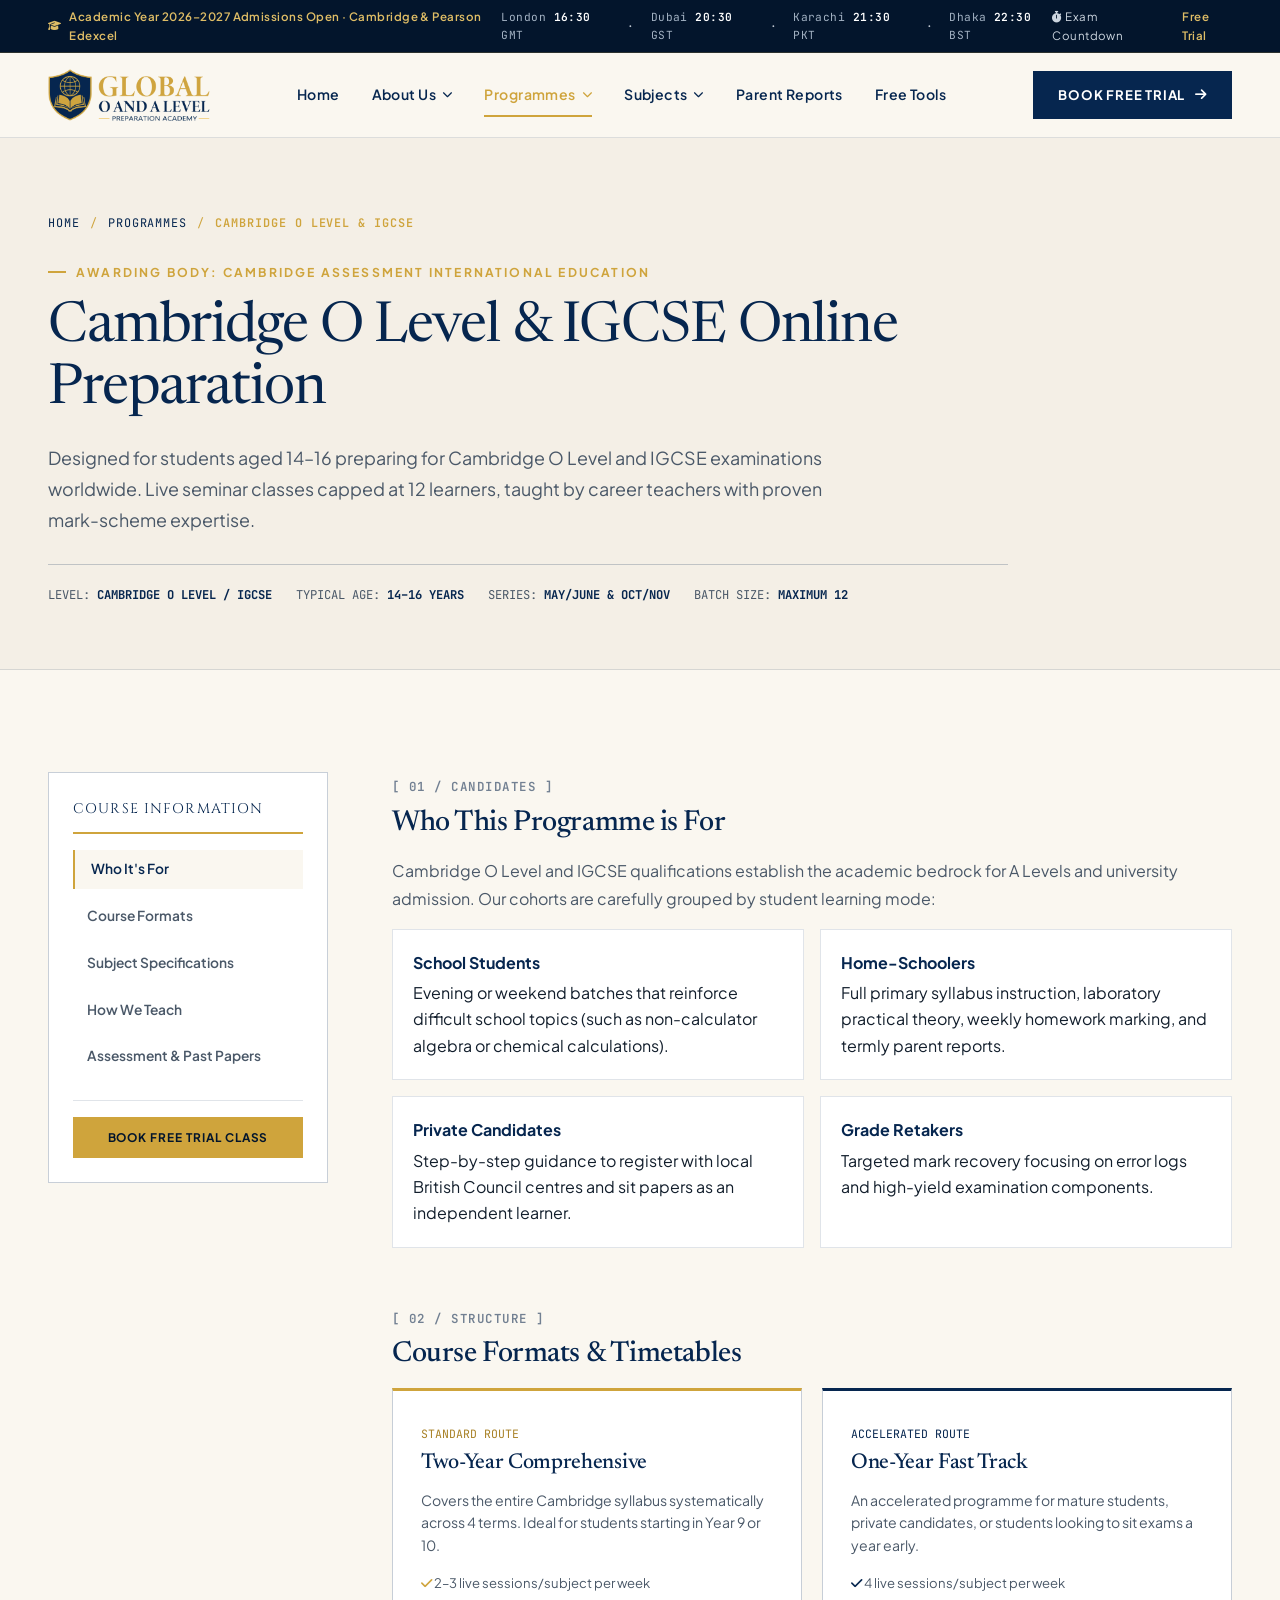
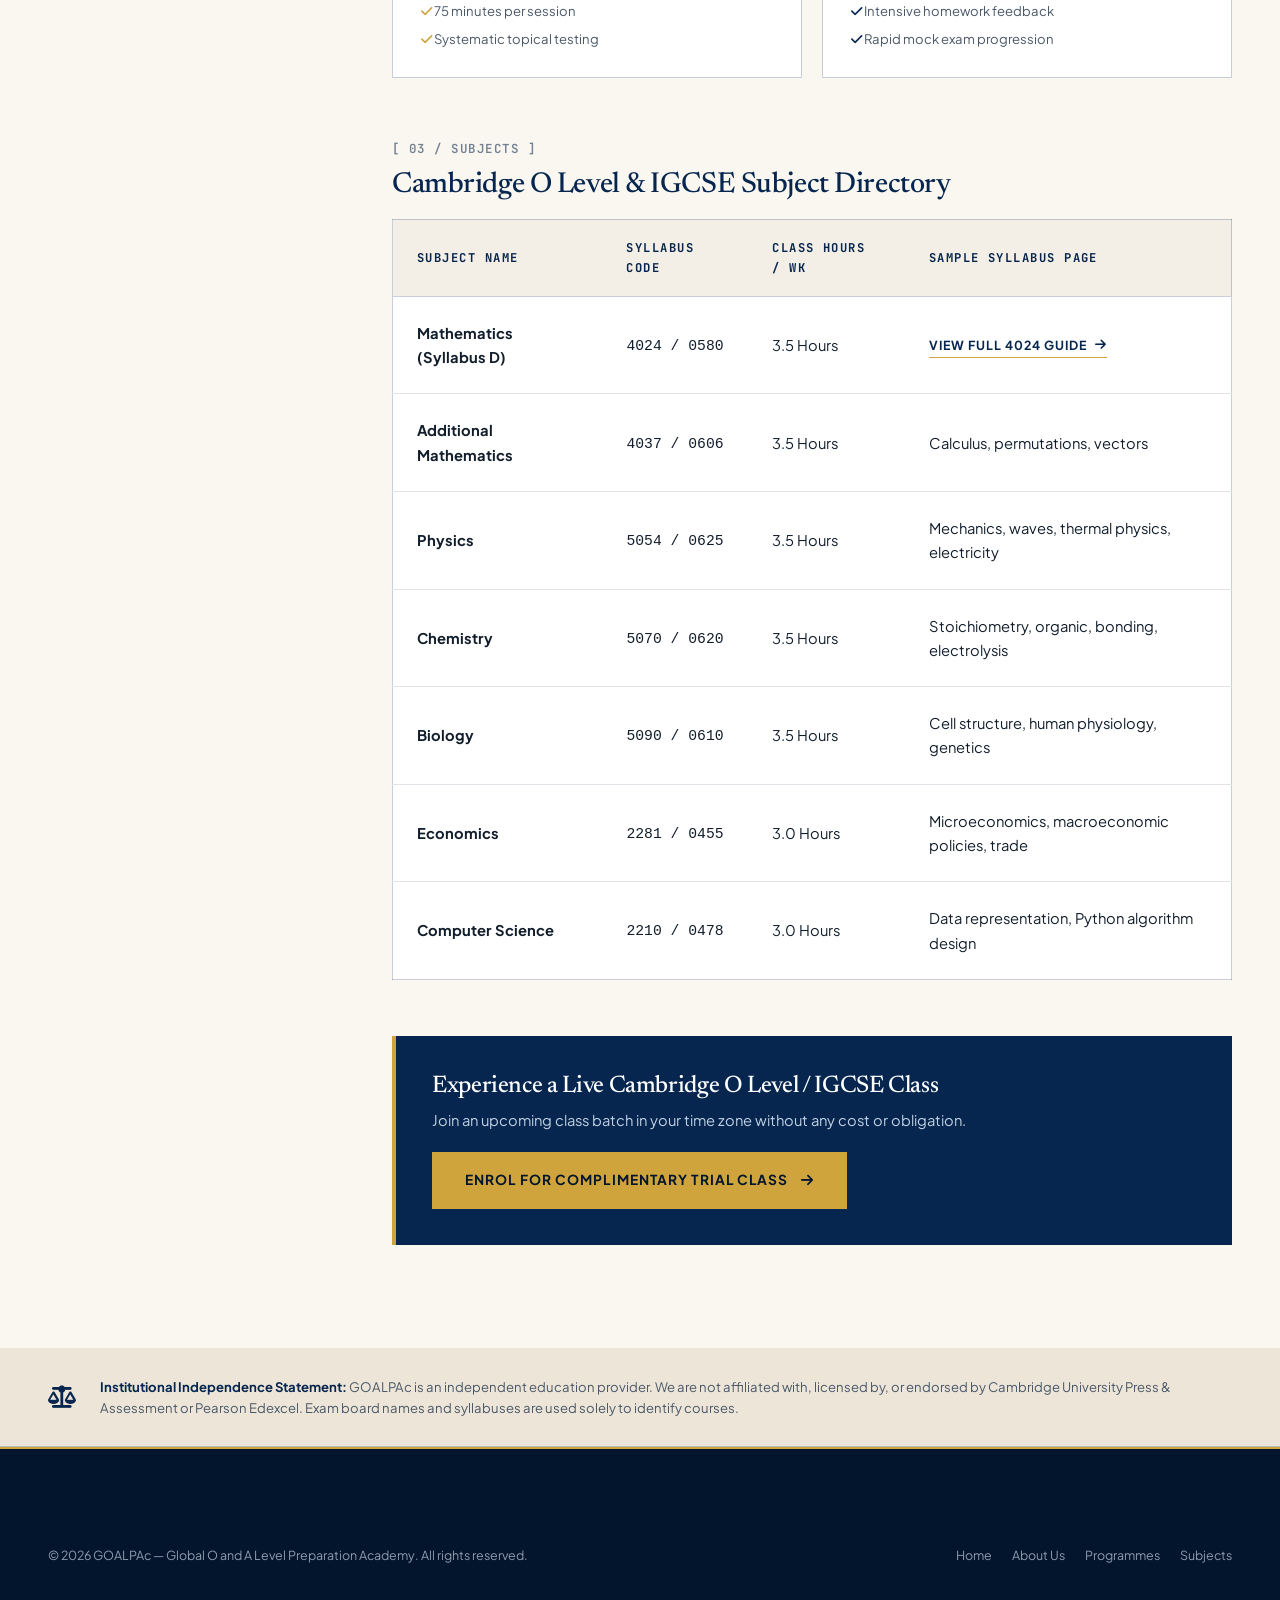
<file: cambridge-o-level-igcse.html>
<!DOCTYPE html>
<html lang="en">
<head>
  <meta charset="UTF-8">
  <meta name="viewport" content="width=device-width, initial-scale=1.0">
  <title>Cambridge O Level & IGCSE Online Classes | GOALPAc Academy</title>
  <meta name="description" content="Live online classes for Cambridge O Level and IGCSE. Small groups max 12, board-experienced faculty, full syllabus coverage, and past-paper mastery.">
  <meta name="keywords" content="Cambridge O level online classes, Cambridge IGCSE tuition, CAIE 4024 maths, CAIE 5054 physics, private candidates">

  <!-- Google Fonts: Editorial Academic Typography Pairing -->
  <link rel="preconnect" href="https://fonts.googleapis.com">
  <link rel="preconnect" href="https://fonts.gstatic.com" crossorigin>
  <link href="https://fonts.googleapis.com/css2?family=Cinzel:wght@500;600;700;800&family=Newsreader:ital,opsz,wght@0,6..72,300;0,6..72,400;0,6..72,500;0,6..72,600;1,6..72,400&family=Plus+Jakarta+Sans:wght@400;500;600;700;800&family=JetBrains+Mono:wght@400;500;600&display=swap" rel="stylesheet">

  <!-- Font Awesome Free 6 -->
  <link rel="stylesheet" href="https://cdnjs.cloudflare.com/ajax/libs/font-awesome/6.5.1/css/all.min.css">

  <!-- Custom Editorial Stylesheet -->
  <link rel="stylesheet" href="assets/css/style.css">
</head>
<body>

  <!-- Topbar -->
  <aside class="institutional-topbar" aria-label="Institutional Notices and Global Clocks">
    <div class="editorial-container topbar-content">
      <div class="topbar-badge">
        <i class="fa-solid fa-graduation-cap"></i>
        <span>Academic Year 2026–2027 Admissions Open · Cambridge &amp; Pearson Edexcel</span>
      </div>

      <div class="topbar-timezones">
        <span class="tz-pill">London <span id="tz-london">--:--</span> GMT</span>
        <span>·</span>
        <span class="tz-pill">Dubai <span id="tz-dubai">--:--</span> GST</span>
        <span>·</span>
        <span class="tz-pill">Karachi <span id="tz-karachi">--:--</span> PKT</span>
        <span>·</span>
        <span class="tz-pill">Dhaka <span id="tz-dhaka">--:--</span> BST</span>
      </div>

      <div class="topbar-links">
        <a href="index.html#tools" class="topbar-link"><i class="fa-solid fa-stopwatch me-1"></i> Exam Countdown</a>
        <a href="index.html#admissions" class="topbar-link" style="color: var(--gold-light); font-weight: 600;">Free Trial</a>
      </div>
    </div>
  </aside>

  <!-- Main Header -->
  <header class="header-wrapper" role="banner">
    <div class="editorial-container main-navbar">
      <a href="index.html" class="brand-link" aria-label="GOALPAc Homepage">
        <img src="assets/images/goalpac-logo-transparent.png" alt="GOALPAc Logo" class="brand-logo-img">
      </a>

      <nav class="nav-menu" role="navigation" aria-label="Primary Navigation">
        <div class="nav-item"><a href="index.html" class="nav-link">Home</a></div>
        <div class="nav-item">
          <a href="about.html" class="nav-link">About Us <i class="fa-solid fa-chevron-down dropdown-caret"></i></a>
          <div class="editorial-dropdown">
            <span class="dropdown-header-label">Institutional Foundation</span>
            <a href="about.html#who-we-are" class="dropdown-item-link">Who We Are <span>A global academy built on one belief</span></a>
            <a href="about.html#mission-values" class="dropdown-item-link">Mission, Vision &amp; GOALS <span>Our five core institutional values</span></a>
            <a href="about.html#grade-plan" class="dropdown-item-link">The GOALPAc Grade Plan <span>Our proprietary 5-step learning model</span></a>
          </div>
        </div>
        <div class="nav-item">
          <a href="programmes.html" class="nav-link active-page">Programmes <i class="fa-solid fa-chevron-down dropdown-caret"></i></a>
          <div class="editorial-dropdown">
            <span class="dropdown-header-label">Academic Qualifications</span>
            <a href="programmes.html" class="dropdown-item-link">Programmes Overview <span>Compare all qualification paths</span></a>
            <a href="cambridge-o-level-igcse.html" class="dropdown-item-link">Cambridge O Level &amp; IGCSE <span>2-Year &amp; 1-Year Fast Track</span></a>
            <a href="cambridge-as-a-level.html" class="dropdown-item-link">Cambridge AS &amp; A Level <span>Sixth form staged &amp; linear</span></a>
            <a href="programmes.html#crash-courses" class="dropdown-item-link">Crash Revision Courses <span>8-Week pre-exam sprints</span></a>
            <a href="programmes.html#private-tutoring" class="dropdown-item-link">1:1 Elite Private Tutoring <span>Dedicated master mentorship</span></a>
          </div>
        </div>
        <div class="nav-item">
          <a href="subjects.html" class="nav-link">Subjects <i class="fa-solid fa-chevron-down dropdown-caret"></i></a>
          <div class="editorial-dropdown">
            <span class="dropdown-header-label">Syllabus Catalog</span>
            <a href="subjects.html" class="dropdown-item-link">All Subjects (A–Z) <span>Complete Cambridge &amp; Edexcel list</span></a>
            <a href="cambridge-o-level-mathematics.html" class="dropdown-item-link">Cambridge O Level Maths <span>Full 4024 course syllabus</span></a>
            <a href="subjects.html#sciences" class="dropdown-item-link">Sciences <span>Physics, Chemistry &amp; Biology</span></a>
          </div>
        </div>
        <div class="nav-item"><a href="index.html#report" class="nav-link">Parent Reports</a></div>
        <div class="nav-item"><a href="index.html#tools" class="nav-link">Free Tools</a></div>
      </nav>

      <div class="header-actions">
        <a href="index.html#admissions" class="nav-cta-btn">
          <span>Book Free Trial</span>
          <i class="fa-solid fa-arrow-right"></i>
        </a>
      </div>
    </div>
  </header>

  <main role="main">
    <!-- Subpage Hero -->
    <section class="subpage-hero">
      <div class="editorial-container">
        <nav class="breadcrumb-editorial" aria-label="Breadcrumbs">
          <a href="index.html">Home</a>
          <span class="crumb-separator">/</span>
          <a href="programmes.html">Programmes</a>
          <span class="crumb-separator">/</span>
          <span class="crumb-active">Cambridge O Level &amp; IGCSE</span>
        </nav>

        <div class="subpage-hero-inner">
          <span class="eyebrow">Awarding Body: Cambridge Assessment International Education</span>
          <h1 class="subpage-headline">
            Cambridge O Level &amp; IGCSE Online Preparation
          </h1>
          <p class="subpage-lead-para">
            Designed for students aged 14–16 preparing for Cambridge O Level and IGCSE examinations worldwide. Live seminar classes capped at 12 learners, taught by career teachers with proven mark-scheme expertise.
          </p>

          <div class="subpage-meta-strip">
            <span>LEVEL: <strong>CAMBRIDGE O LEVEL / IGCSE</strong></span>
            <span>TYPICAL AGE: <strong>14–16 YEARS</strong></span>
            <span>SERIES: <strong>MAY/JUNE &amp; OCT/NOV</strong></span>
            <span>BATCH SIZE: <strong>MAXIMUM 12</strong></span>
          </div>
        </div>
      </div>
    </section>

    <!-- Detailed Programme Structure -->
    <section class="editorial-section" style="background: var(--paper-cream);">
      <div class="editorial-container">
        <div class="subpage-layout-grid">

          <!-- Sidebar -->
          <aside class="subpage-sidebar">
            <div class="sidebar-title">Course Information</div>
            <ul class="sidebar-nav-list">
              <li><a href="#who-for" class="sidebar-nav-link active">Who It's For</a></li>
              <li><a href="#course-formats" class="sidebar-nav-link">Course Formats</a></li>
              <li><a href="#subjects-offered" class="sidebar-nav-link">Subject Specifications</a></li>
              <li><a href="#teaching-method" class="sidebar-nav-link">How We Teach</a></li>
              <li><a href="#assessment" class="sidebar-nav-link">Assessment &amp; Past Papers</a></li>
            </ul>

            <div style="margin-top: 24px; padding-top: 16px; border-top: 1px solid var(--paper-border);">
              <a href="index.html#admissions" class="btn-academic btn-academic-gold" style="width: 100%; font-size: 0.74rem; padding: 10px 14px;">
                Book Free Trial Class
              </a>
            </div>
          </aside>

          <!-- Main Body -->
          <div class="subpage-content-area">

            <!-- Section 1: Who It's For -->
            <article id="who-for" style="margin-bottom: 56px;">
              <span class="editorial-index">[ 01 / CANDIDATES ]</span>
              <h2 style="font-size: 1.8rem; color: var(--navy-deep); margin: 8px 0 16px;">
                Who This Programme is For
              </h2>
              <p style="font-size: 1rem; color: var(--text-secondary); line-height: 1.75; margin-bottom: 16px;">
                Cambridge O Level and IGCSE qualifications establish the academic bedrock for A Levels and university admission. Our cohorts are carefully grouped by student learning mode:
              </p>
              <div style="display: grid; grid-template-columns: 1fr 1fr; gap: 16px;">
                <div style="background: var(--paper-white); border: 1px solid var(--paper-border); padding: 20px;">
                  <strong style="color: var(--navy-deep); display: block; margin-bottom: 4px;">School Students</strong>
                  Evening or weekend batches that reinforce difficult school topics (such as non-calculator algebra or chemical calculations).
                </div>
                <div style="background: var(--paper-white); border: 1px solid var(--paper-border); padding: 20px;">
                  <strong style="color: var(--navy-deep); display: block; margin-bottom: 4px;">Home-Schoolers</strong>
                  Full primary syllabus instruction, laboratory practical theory, weekly homework marking, and termly parent reports.
                </div>
                <div style="background: var(--paper-white); border: 1px solid var(--paper-border); padding: 20px;">
                  <strong style="color: var(--navy-deep); display: block; margin-bottom: 4px;">Private Candidates</strong>
                  Step-by-step guidance to register with local British Council centres and sit papers as an independent learner.
                </div>
                <div style="background: var(--paper-white); border: 1px solid var(--paper-border); padding: 20px;">
                  <strong style="color: var(--navy-deep); display: block; margin-bottom: 4px;">Grade Retakers</strong>
                  Targeted mark recovery focusing on error logs and high-yield examination components.
                </div>
              </div>
            </article>

            <!-- Section 2: Formats -->
            <article id="course-formats" style="margin-bottom: 56px;">
              <span class="editorial-index">[ 02 / STRUCTURE ]</span>
              <h2 style="font-size: 1.8rem; color: var(--navy-deep); margin: 8px 0 16px;">
                Course Formats &amp; Timetables
              </h2>
              <div style="display: grid; grid-template-columns: 1fr 1fr; gap: 20px;">
                <div style="background: var(--paper-white); border: 1px solid var(--paper-border-strong); padding: 28px; border-top: 3px solid var(--goalpac-gold);">
                  <span style="font-family: var(--font-mono-meta); font-size: 0.72rem; color: var(--gold-dark); text-transform: uppercase;">Standard Route</span>
                  <h3 style="font-size: 1.35rem; color: var(--navy-deep); margin: 6px 0 12px;">Two-Year Comprehensive</h3>
                  <p style="font-size: 0.88rem; color: var(--text-secondary); line-height: 1.6; margin-bottom: 16px;">
                    Covers the entire Cambridge syllabus systematically across 4 terms. Ideal for students starting in Year 9 or 10.
                  </p>
                  <ul style="list-style: none; font-size: 0.82rem; color: var(--text-secondary); display: flex; flex-direction: column; gap: 6px;">
                    <li><i class="fa-solid fa-check me-2" style="color: var(--goalpac-gold);"></i> 2–3 live sessions/subject per week</li>
                    <li><i class="fa-solid fa-check me-2" style="color: var(--goalpac-gold);"></i> 75 minutes per session</li>
                    <li><i class="fa-solid fa-check me-2" style="color: var(--goalpac-gold);"></i> Systematic topical testing</li>
                  </ul>
                </div>

                <div style="background: var(--paper-white); border: 1px solid var(--paper-border-strong); padding: 28px; border-top: 3px solid var(--navy-deep);">
                  <span style="font-family: var(--font-mono-meta); font-size: 0.72rem; color: var(--navy-deep); text-transform: uppercase;">Accelerated Route</span>
                  <h3 style="font-size: 1.35rem; color: var(--navy-deep); margin: 6px 0 12px;">One-Year Fast Track</h3>
                  <p style="font-size: 0.88rem; color: var(--text-secondary); line-height: 1.6; margin-bottom: 16px;">
                    An accelerated programme for mature students, private candidates, or students looking to sit exams a year early.
                  </p>
                  <ul style="list-style: none; font-size: 0.82rem; color: var(--text-secondary); display: flex; flex-direction: column; gap: 6px;">
                    <li><i class="fa-solid fa-check me-2" style="color: var(--navy-deep);"></i> 4 live sessions/subject per week</li>
                    <li><i class="fa-solid fa-check me-2" style="color: var(--navy-deep);"></i> Intensive homework feedback</li>
                    <li><i class="fa-solid fa-check me-2" style="color: var(--navy-deep);"></i> Rapid mock exam progression</li>
                  </ul>
                </div>
              </div>
            </article>

            <!-- Section 3: Core Subjects -->
            <article id="subjects-offered" style="margin-bottom: 56px;">
              <span class="editorial-index">[ 03 / SUBJECTS ]</span>
              <h2 style="font-size: 1.8rem; color: var(--navy-deep); margin: 8px 0 16px;">
                Cambridge O Level &amp; IGCSE Subject Directory
              </h2>
              <div class="table-responsive">
                <table class="programmes-table-editorial">
                  <thead>
                    <tr>
                      <th>Subject Name</th>
                      <th>Syllabus Code</th>
                      <th>Class Hours / Wk</th>
                      <th>Sample Syllabus Page</th>
                    </tr>
                  </thead>
                  <tbody>
                    <tr>
                      <td><strong>Mathematics (Syllabus D)</strong></td>
                      <td><code>4024 / 0580</code></td>
                      <td>3.5 Hours</td>
                      <td><a href="cambridge-o-level-mathematics.html" class="editorial-text-link" style="font-size: 0.78rem;">View Full 4024 Guide <i class="fa-solid fa-arrow-right"></i></a></td>
                    </tr>
                    <tr>
                      <td><strong>Additional Mathematics</strong></td>
                      <td><code>4037 / 0606</code></td>
                      <td>3.5 Hours</td>
                      <td>Calculus, permutations, vectors</td>
                    </tr>
                    <tr>
                      <td><strong>Physics</strong></td>
                      <td><code>5054 / 0625</code></td>
                      <td>3.5 Hours</td>
                      <td>Mechanics, waves, thermal physics, electricity</td>
                    </tr>
                    <tr>
                      <td><strong>Chemistry</strong></td>
                      <td><code>5070 / 0620</code></td>
                      <td>3.5 Hours</td>
                      <td>Stoichiometry, organic, bonding, electrolysis</td>
                    </tr>
                    <tr>
                      <td><strong>Biology</strong></td>
                      <td><code>5090 / 0610</code></td>
                      <td>3.5 Hours</td>
                      <td>Cell structure, human physiology, genetics</td>
                    </tr>
                    <tr>
                      <td><strong>Economics</strong></td>
                      <td><code>2281 / 0455</code></td>
                      <td>3.0 Hours</td>
                      <td>Microeconomics, macroeconomic policies, trade</td>
                    </tr>
                    <tr>
                      <td><strong>Computer Science</strong></td>
                      <td><code>2210 / 0478</code></td>
                      <td>3.0 Hours</td>
                      <td>Data representation, Python algorithm design</td>
                    </tr>
                  </tbody>
                </table>
              </div>
            </article>

            <!-- CTA -->
            <div style="background: var(--navy-deep); color: var(--paper-white); padding: 36px; border-left: 4px solid var(--goalpac-gold);">
              <h3 style="font-family: var(--font-serif-editorial); font-size: 1.5rem; color: var(--paper-white); margin-bottom: 8px;">
                Experience a Live Cambridge O Level / IGCSE Class
              </h3>
              <p style="font-size: 0.92rem; color: #c0d1e3; margin-bottom: 20px;">
                Join an upcoming class batch in your time zone without any cost or obligation.
              </p>
              <a href="index.html#admissions" class="btn-academic btn-academic-gold">
                Enrol for Complimentary Trial Class <i class="fa-solid fa-arrow-right"></i>
              </a>
            </div>

          </div>
        </div>
      </div>
    </section>

    <!-- Independence Note -->
    <aside class="section-independence" aria-label="Statutory Independence Notice">
      <div class="editorial-container">
        <div class="independence-box">
          <div class="independence-icon"><i class="fa-solid fa-scale-balanced"></i></div>
          <div class="independence-text">
            <strong>Institutional Independence Statement:</strong> GOALPAc is an independent education provider. We are not affiliated with, licensed by, or endorsed by Cambridge University Press &amp; Assessment or Pearson Edexcel. Exam board names and syllabuses are used solely to identify courses.
          </div>
        </div>
      </div>
    </aside>
  </main>

  <!-- Footer -->
  <footer class="site-footer" role="contentinfo">
    <div class="editorial-container">
      <div class="footer-bottom-bar" style="border-top: none; padding-top: 0;">
        <div>&copy; 2026 GOALPAc — Global O and A Level Preparation Academy. All rights reserved.</div>
        <div style="display: flex; gap: 20px;">
          <a href="index.html">Home</a>
          <a href="about.html">About Us</a>
          <a href="programmes.html">Programmes</a>
          <a href="subjects.html">Subjects</a>
        </div>
      </div>
    </div>
  </footer>

  <script src="assets/js/main.js"></script>
</body>
</html>
</file>
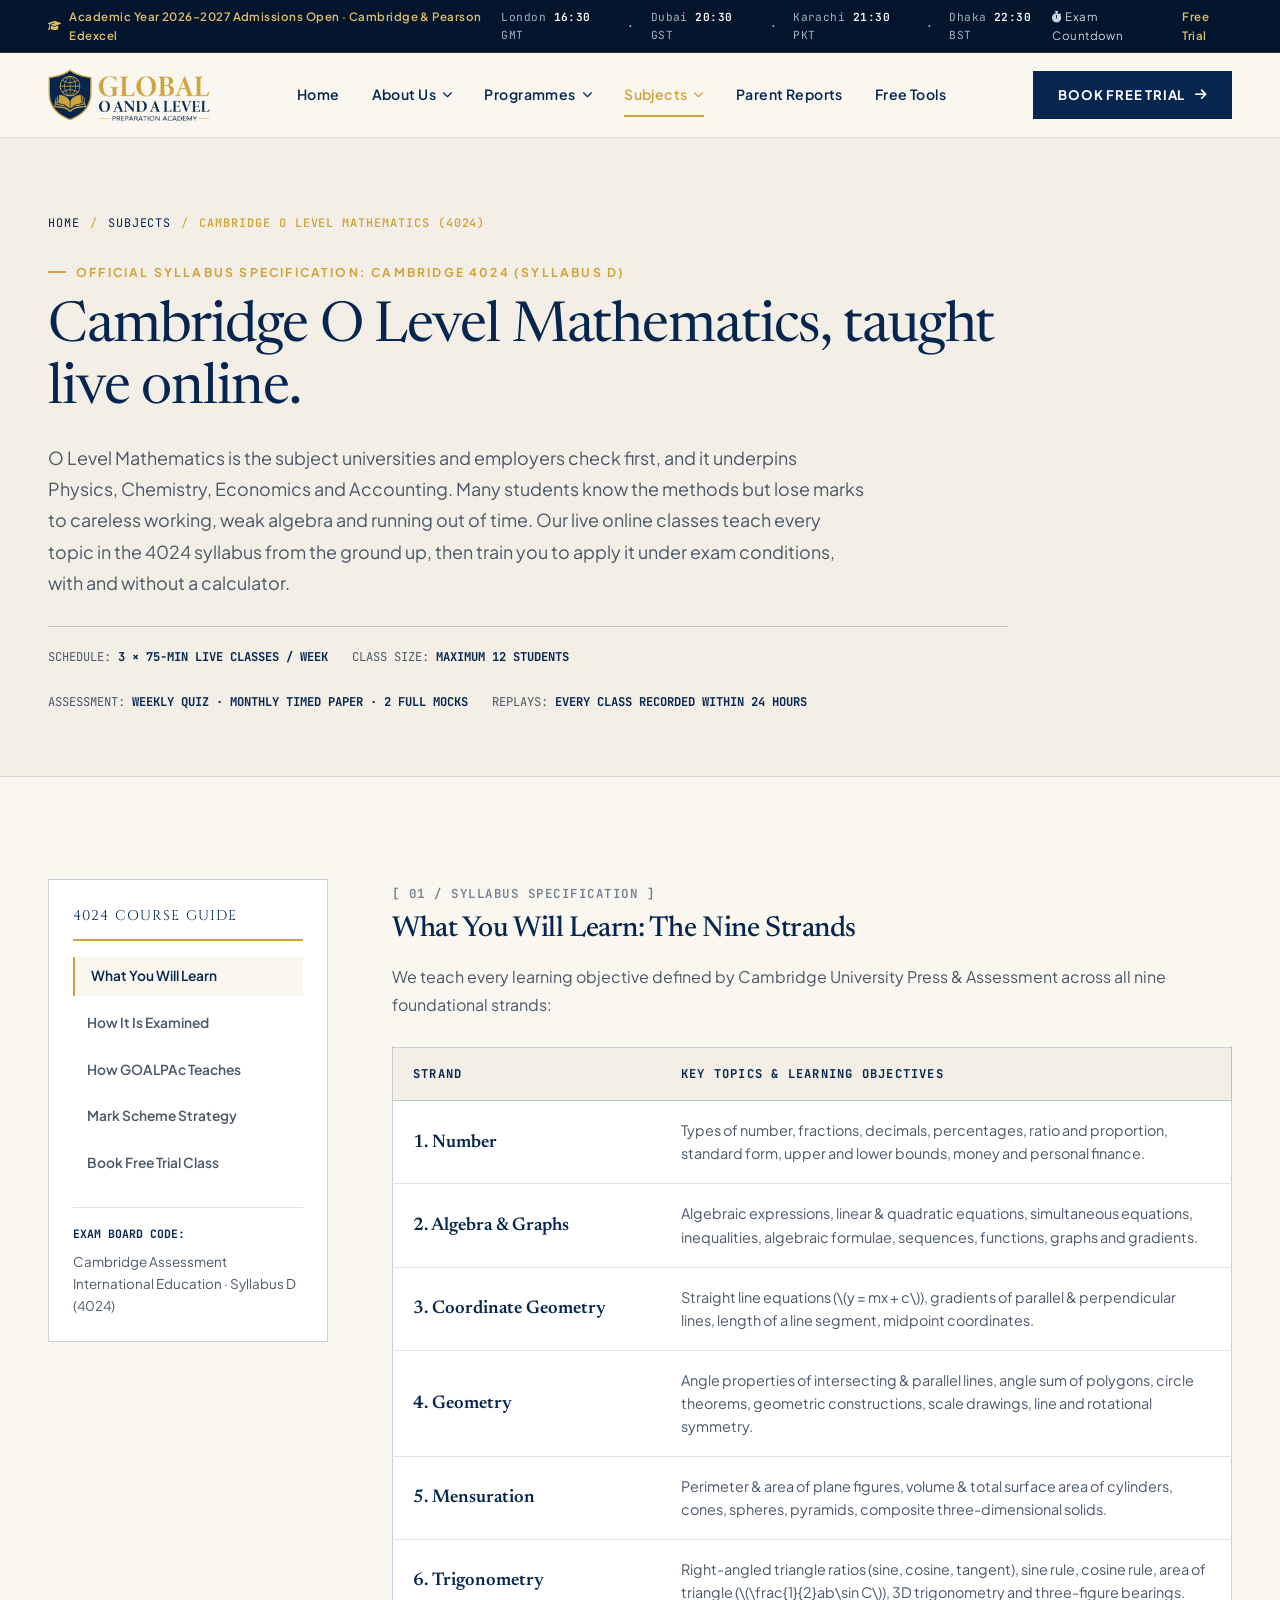
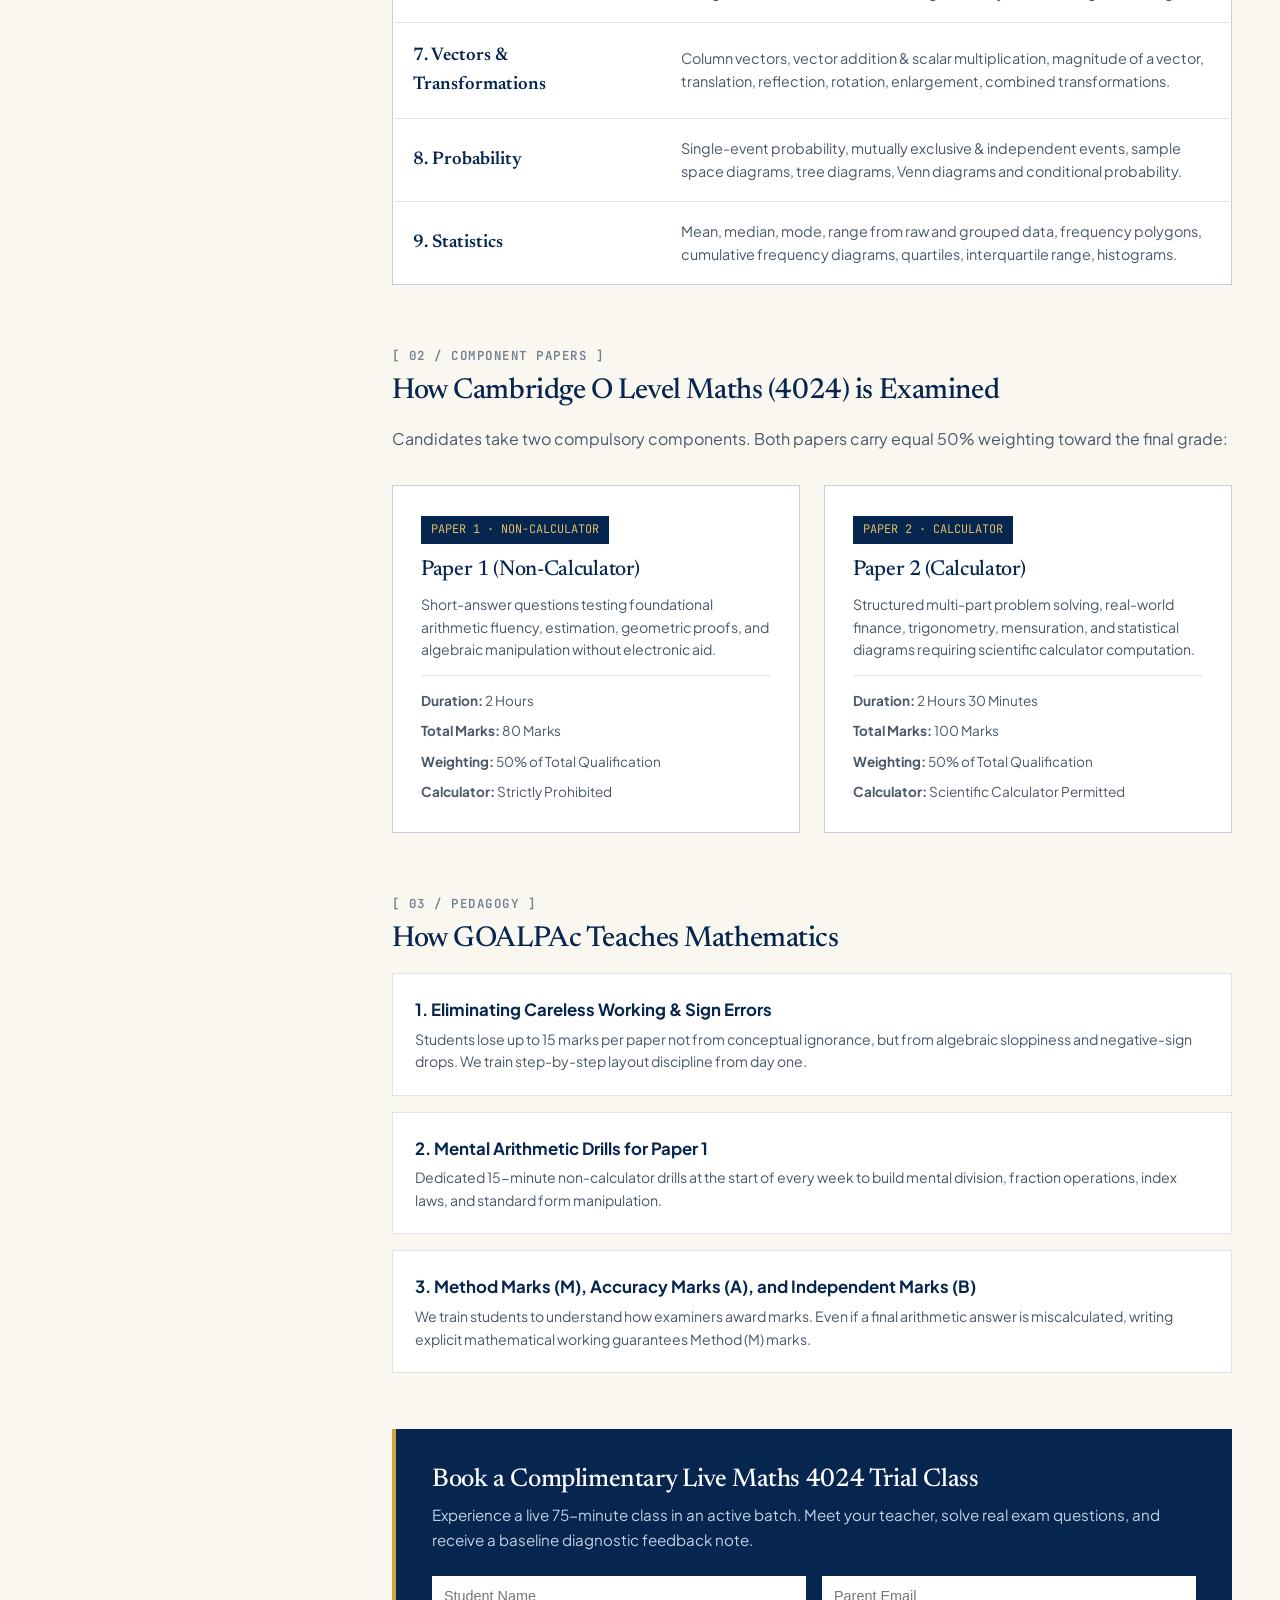
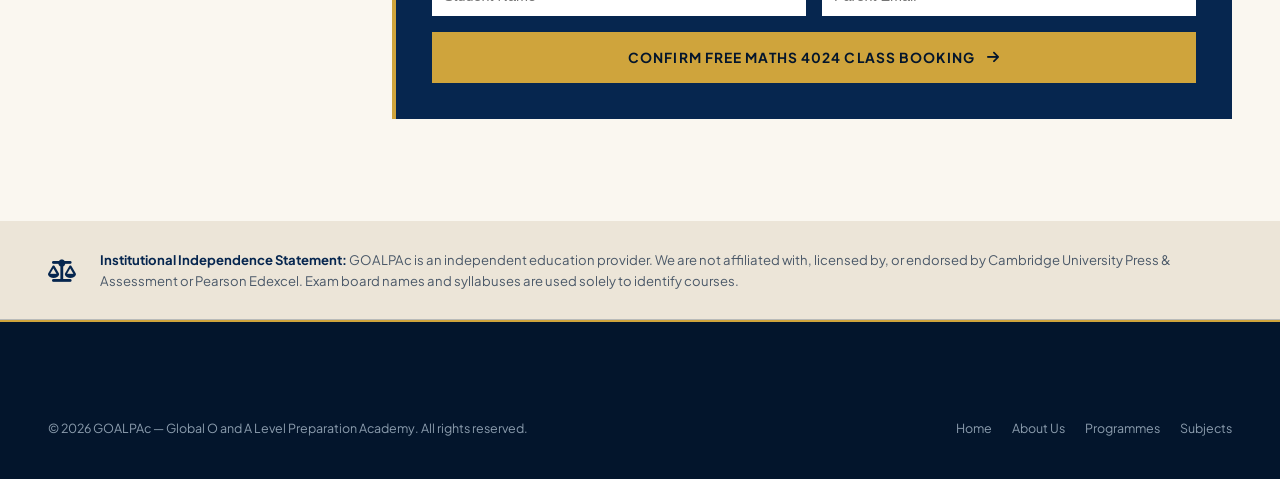
<file: cambridge-o-level-mathematics.html>
<!DOCTYPE html>
<html lang="en">
<head>
  <meta charset="UTF-8">
  <meta name="viewport" content="width=device-width, initial-scale=1.0">
  <title>Cambridge O Level Maths 4024 Online Classes | GOALPAc Academy</title>
  <meta name="description" content="Live online Cambridge O Level Mathematics (4024) classes. Full syllabus, non-calculator skills, past papers and mocks with expert teachers. Free trial.">
  <meta name="keywords" content="Cambridge O level maths 4024, online maths tuition, non calculator paper 1, IGCSE mathematics, O level exam prep">

  <!-- Google Fonts: Editorial Academic Typography Pairing -->
  <link rel="preconnect" href="https://fonts.googleapis.com">
  <link rel="preconnect" href="https://fonts.gstatic.com" crossorigin>
  <link href="https://fonts.googleapis.com/css2?family=Cinzel:wght@500;600;700;800&family=Newsreader:ital,opsz,wght@0,6..72,300;0,6..72,400;0,6..72,500;0,6..72,600;1,6..72,400&family=Plus+Jakarta+Sans:wght@400;500;600;700;800&family=JetBrains+Mono:wght@400;500;600&display=swap" rel="stylesheet">

  <!-- Font Awesome Free 6 -->
  <link rel="stylesheet" href="https://cdnjs.cloudflare.com/ajax/libs/font-awesome/6.5.1/css/all.min.css">

  <!-- Custom Editorial Stylesheet -->
  <link rel="stylesheet" href="assets/css/style.css">
</head>
<body>

  <!-- Topbar -->
  <aside class="institutional-topbar" aria-label="Institutional Notices and Global Clocks">
    <div class="editorial-container topbar-content">
      <div class="topbar-badge">
        <i class="fa-solid fa-graduation-cap"></i>
        <span>Academic Year 2026–2027 Admissions Open · Cambridge &amp; Pearson Edexcel</span>
      </div>

      <div class="topbar-timezones">
        <span class="tz-pill">London <span id="tz-london">--:--</span> GMT</span>
        <span>·</span>
        <span class="tz-pill">Dubai <span id="tz-dubai">--:--</span> GST</span>
        <span>·</span>
        <span class="tz-pill">Karachi <span id="tz-karachi">--:--</span> PKT</span>
        <span>·</span>
        <span class="tz-pill">Dhaka <span id="tz-dhaka">--:--</span> BST</span>
      </div>

      <div class="topbar-links">
        <a href="index.html#tools" class="topbar-link"><i class="fa-solid fa-stopwatch me-1"></i> Exam Countdown</a>
        <a href="index.html#admissions" class="topbar-link" style="color: var(--gold-light); font-weight: 600;">Free Trial</a>
      </div>
    </div>
  </aside>

  <!-- Main Header -->
  <header class="header-wrapper" role="banner">
    <div class="editorial-container main-navbar">
      <a href="index.html" class="brand-link" aria-label="GOALPAc Homepage">
        <img src="assets/images/goalpac-logo-transparent.png" alt="GOALPAc Logo" class="brand-logo-img">
      </a>

      <nav class="nav-menu" role="navigation" aria-label="Primary Navigation">
        <div class="nav-item"><a href="index.html" class="nav-link">Home</a></div>
        <div class="nav-item">
          <a href="about.html" class="nav-link">About Us <i class="fa-solid fa-chevron-down dropdown-caret"></i></a>
          <div class="editorial-dropdown">
            <span class="dropdown-header-label">Institutional Foundation</span>
            <a href="about.html#who-we-are" class="dropdown-item-link">Who We Are <span>A global academy built on one belief</span></a>
            <a href="about.html#mission-values" class="dropdown-item-link">Mission, Vision &amp; GOALS <span>Our five core institutional values</span></a>
            <a href="about.html#grade-plan" class="dropdown-item-link">The GOALPAc Grade Plan <span>Our proprietary 5-step learning model</span></a>
          </div>
        </div>
        <div class="nav-item">
          <a href="programmes.html" class="nav-link">Programmes <i class="fa-solid fa-chevron-down dropdown-caret"></i></a>
          <div class="editorial-dropdown">
            <span class="dropdown-header-label">Academic Qualifications</span>
            <a href="programmes.html" class="dropdown-item-link">Programmes Overview <span>Compare all qualification paths</span></a>
            <a href="cambridge-o-level-igcse.html" class="dropdown-item-link">Cambridge O Level &amp; IGCSE <span>2-Year &amp; 1-Year Fast Track</span></a>
            <a href="cambridge-as-a-level.html" class="dropdown-item-link">Cambridge AS &amp; A Level <span>Sixth form staged &amp; linear</span></a>
            <a href="programmes.html#crash-courses" class="dropdown-item-link">Crash Revision Courses <span>8-Week pre-exam sprints</span></a>
            <a href="programmes.html#private-tutoring" class="dropdown-item-link">1:1 Elite Private Tutoring <span>Dedicated master mentorship</span></a>
          </div>
        </div>
        <div class="nav-item">
          <a href="subjects.html" class="nav-link active-page">Subjects <i class="fa-solid fa-chevron-down dropdown-caret"></i></a>
          <div class="editorial-dropdown">
            <span class="dropdown-header-label">Syllabus Catalog</span>
            <a href="subjects.html" class="dropdown-item-link">All Subjects (A–Z) <span>Complete Cambridge &amp; Edexcel list</span></a>
            <a href="cambridge-o-level-mathematics.html" class="dropdown-item-link">Cambridge O Level Maths <span>Full 4024 course syllabus</span></a>
            <a href="subjects.html#sciences" class="dropdown-item-link">Sciences <span>Physics, Chemistry &amp; Biology</span></a>
            <a href="subjects.html#mathematics" class="dropdown-item-link">Mathematics <span>Pure, Additional &amp; Further Maths</span></a>
          </div>
        </div>
        <div class="nav-item"><a href="index.html#report" class="nav-link">Parent Reports</a></div>
        <div class="nav-item"><a href="index.html#tools" class="nav-link">Free Tools</a></div>
      </nav>

      <div class="header-actions">
        <a href="index.html#admissions" class="nav-cta-btn">
          <span>Book Free Trial</span>
          <i class="fa-solid fa-arrow-right"></i>
        </a>
      </div>
    </div>
  </header>

  <main role="main">
    <!-- Subpage Hero -->
    <section class="subpage-hero">
      <div class="editorial-container">
        <nav class="breadcrumb-editorial" aria-label="Breadcrumbs">
          <a href="index.html">Home</a>
          <span class="crumb-separator">/</span>
          <a href="subjects.html">Subjects</a>
          <span class="crumb-separator">/</span>
          <span class="crumb-active">Cambridge O Level Mathematics (4024)</span>
        </nav>

        <div class="subpage-hero-inner">
          <span class="eyebrow">Official Syllabus Specification: Cambridge 4024 (Syllabus D)</span>
          <h1 class="subpage-headline">
            Cambridge O Level Mathematics, taught live online.
          </h1>
          <p class="subpage-lead-para">
            O Level Mathematics is the subject universities and employers check first, and it underpins Physics, Chemistry, Economics and Accounting. Many students know the methods but lose marks to careless working, weak algebra and running out of time. Our live online classes teach every topic in the 4024 syllabus from the ground up, then train you to apply it under exam conditions, with and without a calculator.
          </p>

          <div class="subpage-meta-strip">
            <span>SCHEDULE: <strong>3 × 75-MIN LIVE CLASSES / WEEK</strong></span>
            <span>CLASS SIZE: <strong>MAXIMUM 12 STUDENTS</strong></span>
            <span>ASSESSMENT: <strong>WEEKLY QUIZ · MONTHLY TIMED PAPER · 2 FULL MOCKS</strong></span>
            <span>REPLAYS: <strong>EVERY CLASS RECORDED WITHIN 24 HOURS</strong></span>
          </div>
        </div>
      </div>
    </section>

    <!-- Content Layout -->
    <section class="editorial-section" style="background: var(--paper-cream);">
      <div class="editorial-container">
        <div class="subpage-layout-grid">

          <!-- Sidebar -->
          <aside class="subpage-sidebar">
            <div class="sidebar-title">4024 Course Guide</div>
            <ul class="sidebar-nav-list">
              <li><a href="#strands" class="sidebar-nav-link active">What You Will Learn</a></li>
              <li><a href="#examination-papers" class="sidebar-nav-link">How It Is Examined</a></li>
              <li><a href="#methodology-maths" class="sidebar-nav-link">How GOALPAc Teaches</a></li>
              <li><a href="#grade-boundaries" class="sidebar-nav-link">Mark Scheme Strategy</a></li>
              <li><a href="#trial-registration" class="sidebar-nav-link">Book Free Trial Class</a></li>
            </ul>

            <div style="margin-top: 24px; padding-top: 16px; border-top: 1px solid var(--paper-border);">
              <span style="font-family: var(--font-mono-meta); font-size: 0.72rem; color: var(--navy-deep); font-weight: 700; text-transform: uppercase; display: block; margin-bottom: 8px;">
                Exam Board Code:
              </span>
              <p style="font-size: 0.84rem; color: var(--text-secondary); margin: 0;">
                Cambridge Assessment International Education · Syllabus D (4024)
              </p>
            </div>
          </aside>

          <!-- Main Content -->
          <div class="subpage-content-area">

            <!-- 1. What You Will Learn (Strands) -->
            <article id="strands" style="margin-bottom: 56px;">
              <span class="editorial-index">[ 01 / SYLLABUS SPECIFICATION ]</span>
              <h2 style="font-size: 1.8rem; color: var(--navy-deep); margin: 8px 0 16px;">
                What You Will Learn: The Nine Strands
              </h2>
              <p style="font-size: 1rem; color: var(--text-secondary); line-height: 1.75;">
                We teach every learning objective defined by Cambridge University Press &amp; Assessment across all nine foundational strands:
              </p>

              <table class="strand-table-editorial" aria-label="Syllabus Strands Table">
                <thead>
                  <tr>
                    <th style="width: 32%;">Strand</th>
                    <th style="width: 68%;">Key Topics &amp; Learning Objectives</th>
                  </tr>
                </thead>
                <tbody>
                  <tr>
                    <td><span class="strand-name">1. Number</span></td>
                    <td>Types of number, fractions, decimals, percentages, ratio and proportion, standard form, upper and lower bounds, money and personal finance.</td>
                  </tr>
                  <tr>
                    <td><span class="strand-name">2. Algebra &amp; Graphs</span></td>
                    <td>Algebraic expressions, linear &amp; quadratic equations, simultaneous equations, inequalities, algebraic formulae, sequences, functions, graphs and gradients.</td>
                  </tr>
                  <tr>
                    <td><span class="strand-name">3. Coordinate Geometry</span></td>
                    <td>Straight line equations (\(y = mx + c\)), gradients of parallel &amp; perpendicular lines, length of a line segment, midpoint coordinates.</td>
                  </tr>
                  <tr>
                    <td><span class="strand-name">4. Geometry</span></td>
                    <td>Angle properties of intersecting &amp; parallel lines, angle sum of polygons, circle theorems, geometric constructions, scale drawings, line and rotational symmetry.</td>
                  </tr>
                  <tr>
                    <td><span class="strand-name">5. Mensuration</span></td>
                    <td>Perimeter &amp; area of plane figures, volume &amp; total surface area of cylinders, cones, spheres, pyramids, composite three-dimensional solids.</td>
                  </tr>
                  <tr>
                    <td><span class="strand-name">6. Trigonometry</span></td>
                    <td>Right-angled triangle ratios (sine, cosine, tangent), sine rule, cosine rule, area of triangle (\(\frac{1}{2}ab\sin C\)), 3D trigonometry and three-figure bearings.</td>
                  </tr>
                  <tr>
                    <td><span class="strand-name">7. Vectors &amp; Transformations</span></td>
                    <td>Column vectors, vector addition &amp; scalar multiplication, magnitude of a vector, translation, reflection, rotation, enlargement, combined transformations.</td>
                  </tr>
                  <tr>
                    <td><span class="strand-name">8. Probability</span></td>
                    <td>Single-event probability, mutually exclusive &amp; independent events, sample space diagrams, tree diagrams, Venn diagrams and conditional probability.</td>
                  </tr>
                  <tr>
                    <td><span class="strand-name">9. Statistics</span></td>
                    <td>Mean, median, mode, range from raw and grouped data, frequency polygons, cumulative frequency diagrams, quartiles, interquartile range, histograms.</td>
                  </tr>
                </tbody>
              </table>
            </article>

            <!-- 2. How the 4024 Syllabus is Examined -->
            <article id="examination-papers" style="margin-bottom: 56px;">
              <span class="editorial-index">[ 02 / COMPONENT PAPERS ]</span>
              <h2 style="font-size: 1.8rem; color: var(--navy-deep); margin: 8px 0 16px;">
                How Cambridge O Level Maths (4024) is Examined
              </h2>
              <p style="font-size: 1rem; color: var(--text-secondary); line-height: 1.75; margin-bottom: 20px;">
                Candidates take two compulsory components. Both papers carry equal 50% weighting toward the final grade:
              </p>

              <div class="paper-spec-grid">
                <!-- Paper 1 -->
                <div class="paper-spec-card">
                  <span class="paper-badge">PAPER 1 · NON-CALCULATOR</span>
                  <h3 class="paper-title">Paper 1 (Non-Calculator)</h3>
                  <p style="font-size: 0.88rem; color: var(--text-secondary); line-height: 1.6;">
                    Short-answer questions testing foundational arithmetic fluency, estimation, geometric proofs, and algebraic manipulation without electronic aid.
                  </p>
                  <ul class="paper-specs-list">
                    <li><strong>Duration:</strong> 2 Hours</li>
                    <li><strong>Total Marks:</strong> 80 Marks</li>
                    <li><strong>Weighting:</strong> 50% of Total Qualification</li>
                    <li><strong>Calculator:</strong> Strictly Prohibited</li>
                  </ul>
                </div>

                <!-- Paper 2 -->
                <div class="paper-spec-card">
                  <span class="paper-badge">PAPER 2 · CALCULATOR</span>
                  <h3 class="paper-title">Paper 2 (Calculator)</h3>
                  <p style="font-size: 0.88rem; color: var(--text-secondary); line-height: 1.6;">
                    Structured multi-part problem solving, real-world finance, trigonometry, mensuration, and statistical diagrams requiring scientific calculator computation.
                  </p>
                  <ul class="paper-specs-list">
                    <li><strong>Duration:</strong> 2 Hours 30 Minutes</li>
                    <li><strong>Total Marks:</strong> 100 Marks</li>
                    <li><strong>Weighting:</strong> 50% of Total Qualification</li>
                    <li><strong>Calculator:</strong> Scientific Calculator Permitted</li>
                  </ul>
                </div>
              </div>
            </article>

            <!-- 3. How GOALPAc Teaches Maths 4024 -->
            <article id="methodology-maths" style="margin-bottom: 56px;">
              <span class="editorial-index">[ 03 / PEDAGOGY ]</span>
              <h2 style="font-size: 1.8rem; color: var(--navy-deep); margin: 8px 0 16px;">
                How GOALPAc Teaches Mathematics
              </h2>
              <div style="display: flex; flex-direction: column; gap: 16px;">
                <div style="background: var(--paper-white); border: 1px solid var(--paper-border); padding: 22px;">
                  <strong style="color: var(--navy-deep); font-size: 1.05rem; display: block; margin-bottom: 4px;">
                    1. Eliminating Careless Working &amp; Sign Errors
                  </strong>
                  <p style="font-size: 0.88rem; color: var(--text-secondary); margin: 0; line-height: 1.6;">
                    Students lose up to 15 marks per paper not from conceptual ignorance, but from algebraic sloppiness and negative-sign drops. We train step-by-step layout discipline from day one.
                  </p>
                </div>

                <div style="background: var(--paper-white); border: 1px solid var(--paper-border); padding: 22px;">
                  <strong style="color: var(--navy-deep); font-size: 1.05rem; display: block; margin-bottom: 4px;">
                    2. Mental Arithmetic Drills for Paper 1
                  </strong>
                  <p style="font-size: 0.88rem; color: var(--text-secondary); margin: 0; line-height: 1.6;">
                    Dedicated 15-minute non-calculator drills at the start of every week to build mental division, fraction operations, index laws, and standard form manipulation.
                  </p>
                </div>

                <div style="background: var(--paper-white); border: 1px solid var(--paper-border); padding: 22px;">
                  <strong style="color: var(--navy-deep); font-size: 1.05rem; display: block; margin-bottom: 4px;">
                    3. Method Marks (M), Accuracy Marks (A), and Independent Marks (B)
                  </strong>
                  <p style="font-size: 0.88rem; color: var(--text-secondary); margin: 0; line-height: 1.6;">
                    We train students to understand how examiners award marks. Even if a final arithmetic answer is miscalculated, writing explicit mathematical working guarantees Method (M) marks.
                  </p>
                </div>
              </div>
            </article>

            <!-- 4. Trial Registration Form Container -->
            <article id="trial-registration">
              <div style="background: var(--navy-deep); color: var(--paper-white); padding: 36px; border-left: 4px solid var(--goalpac-gold);">
                <h3 style="font-family: var(--font-serif-editorial); font-size: 1.6rem; color: var(--paper-white); margin-bottom: 8px;">
                  Book a Complimentary Live Maths 4024 Trial Class
                </h3>
                <p style="font-size: 0.95rem; color: #c0d1e3; line-height: 1.6; margin-bottom: 24px;">
                  Experience a live 75-minute class in an active batch. Meet your teacher, solve real exam questions, and receive a baseline diagnostic feedback note.
                </p>

                <form id="maths-trial-quick" onsubmit="event.preventDefault(); alert('Trial booking confirmed for Cambridge O Level Maths (4024). Admissions advisor will contact you within 24h.');">
                  <div style="display: grid; grid-template-columns: 1fr 1fr; gap: 16px; margin-bottom: 16px;">
                    <input type="text" placeholder="Student Name" required style="padding: 12px; background: #ffffff; border: none; font-size: 0.9rem; border-radius: 0;">
                    <input type="email" placeholder="Parent Email" required style="padding: 12px; background: #ffffff; border: none; font-size: 0.9rem; border-radius: 0;">
                  </div>
                  <button type="submit" class="btn-academic btn-academic-gold w-100" style="width: 100%;">
                    Confirm Free Maths 4024 Class Booking <i class="fa-solid fa-arrow-right"></i>
                  </button>
                </form>
              </div>
            </article>

          </div>
        </div>
      </div>
    </section>

    <!-- Independence Note -->
    <aside class="section-independence" aria-label="Statutory Independence Notice">
      <div class="editorial-container">
        <div class="independence-box">
          <div class="independence-icon"><i class="fa-solid fa-scale-balanced"></i></div>
          <div class="independence-text">
            <strong>Institutional Independence Statement:</strong> GOALPAc is an independent education provider. We are not affiliated with, licensed by, or endorsed by Cambridge University Press &amp; Assessment or Pearson Edexcel. Exam board names and syllabuses are used solely to identify courses.
          </div>
        </div>
      </div>
    </aside>
  </main>

  <!-- Footer -->
  <footer class="site-footer" role="contentinfo">
    <div class="editorial-container">
      <div class="footer-bottom-bar" style="border-top: none; padding-top: 0;">
        <div>&copy; 2026 GOALPAc — Global O and A Level Preparation Academy. All rights reserved.</div>
        <div style="display: flex; gap: 20px;">
          <a href="index.html">Home</a>
          <a href="about.html">About Us</a>
          <a href="programmes.html">Programmes</a>
          <a href="subjects.html">Subjects</a>
        </div>
      </div>
    </div>
  </footer>

  <script src="assets/js/main.js"></script>
</body>
</html>
</file>
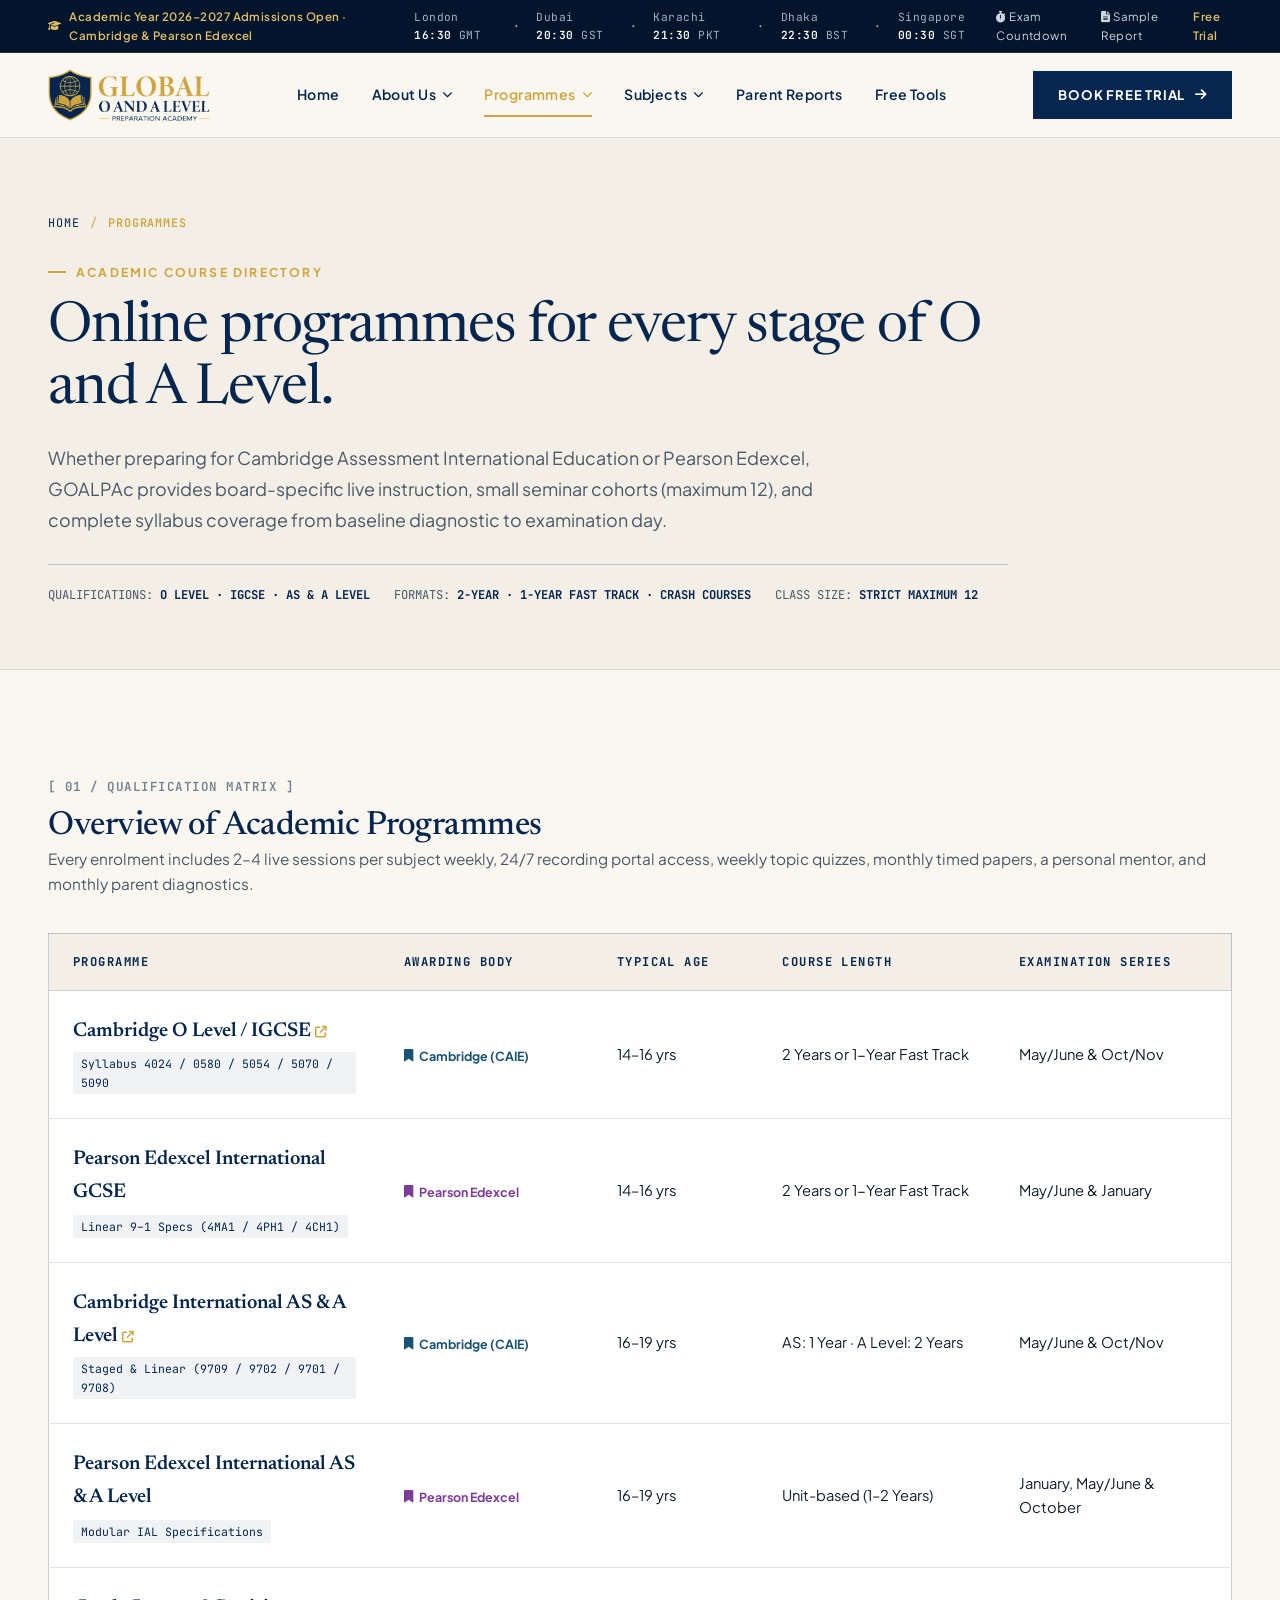
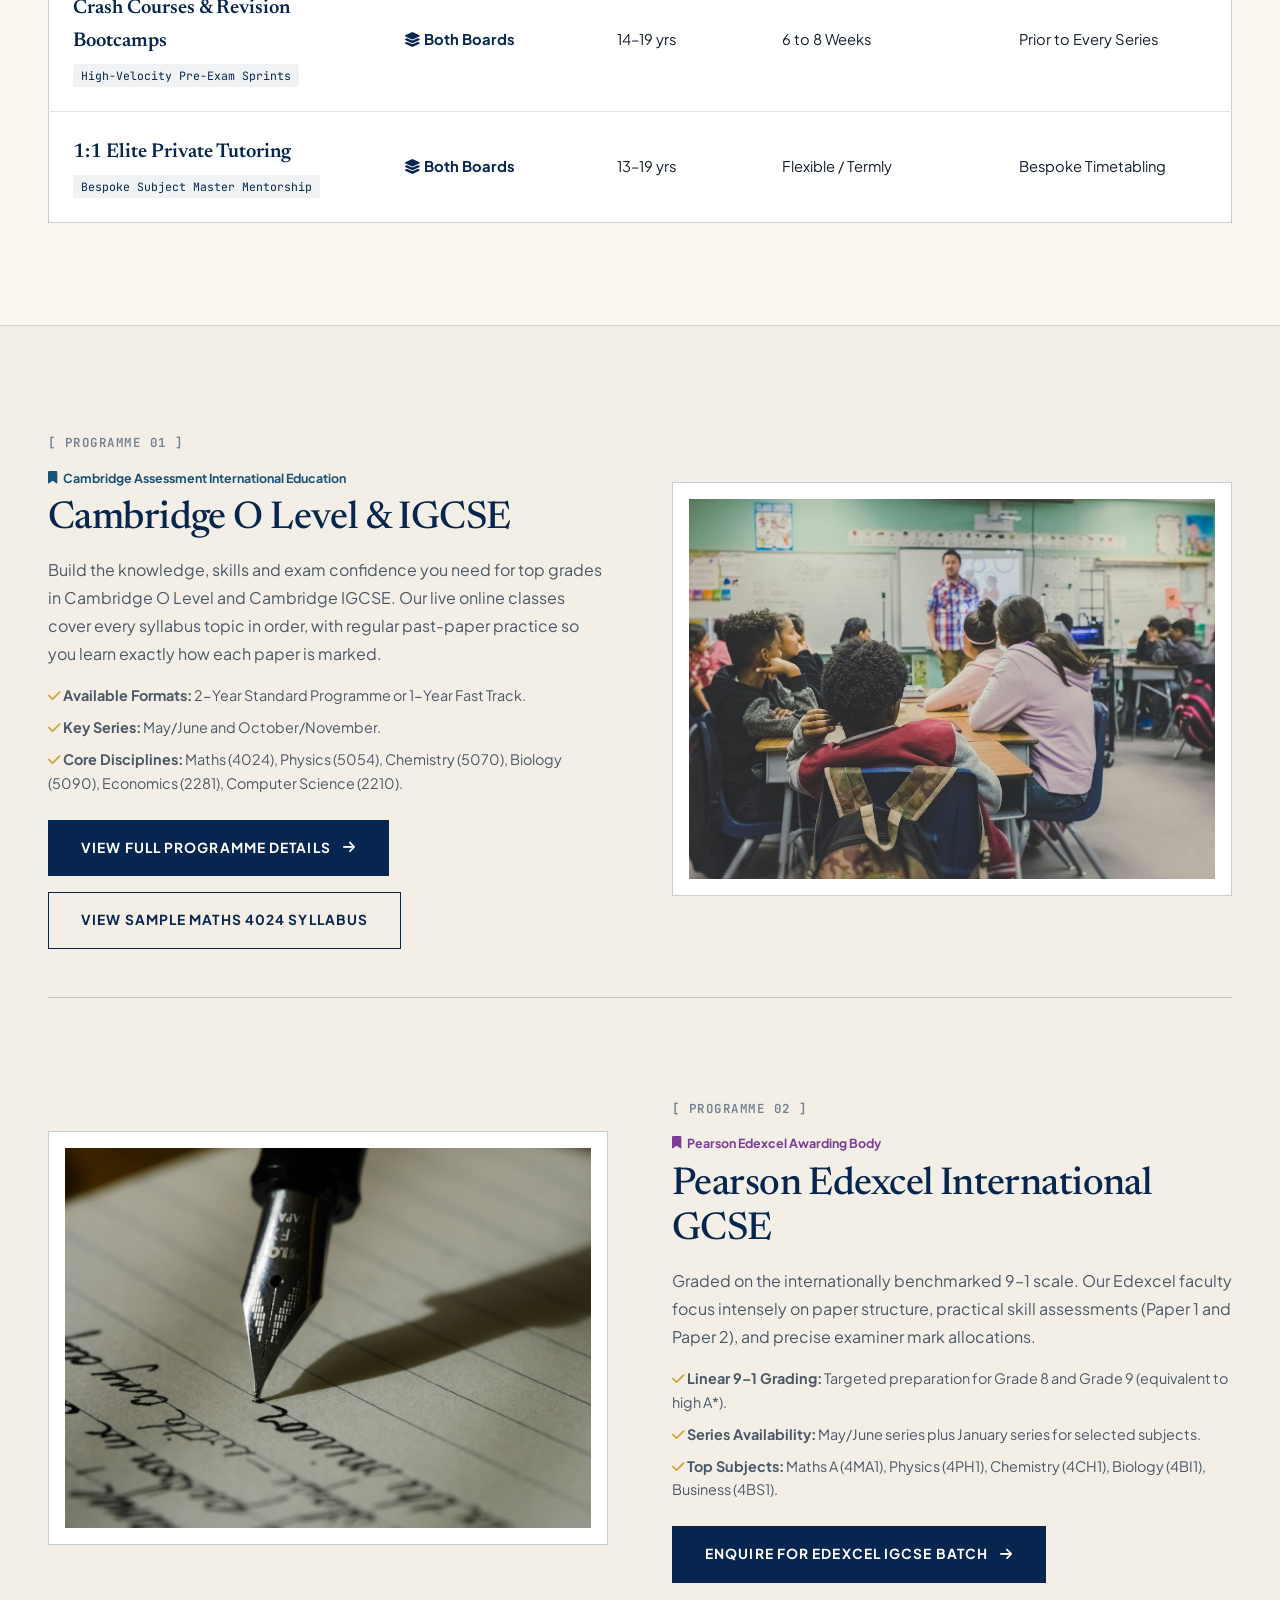
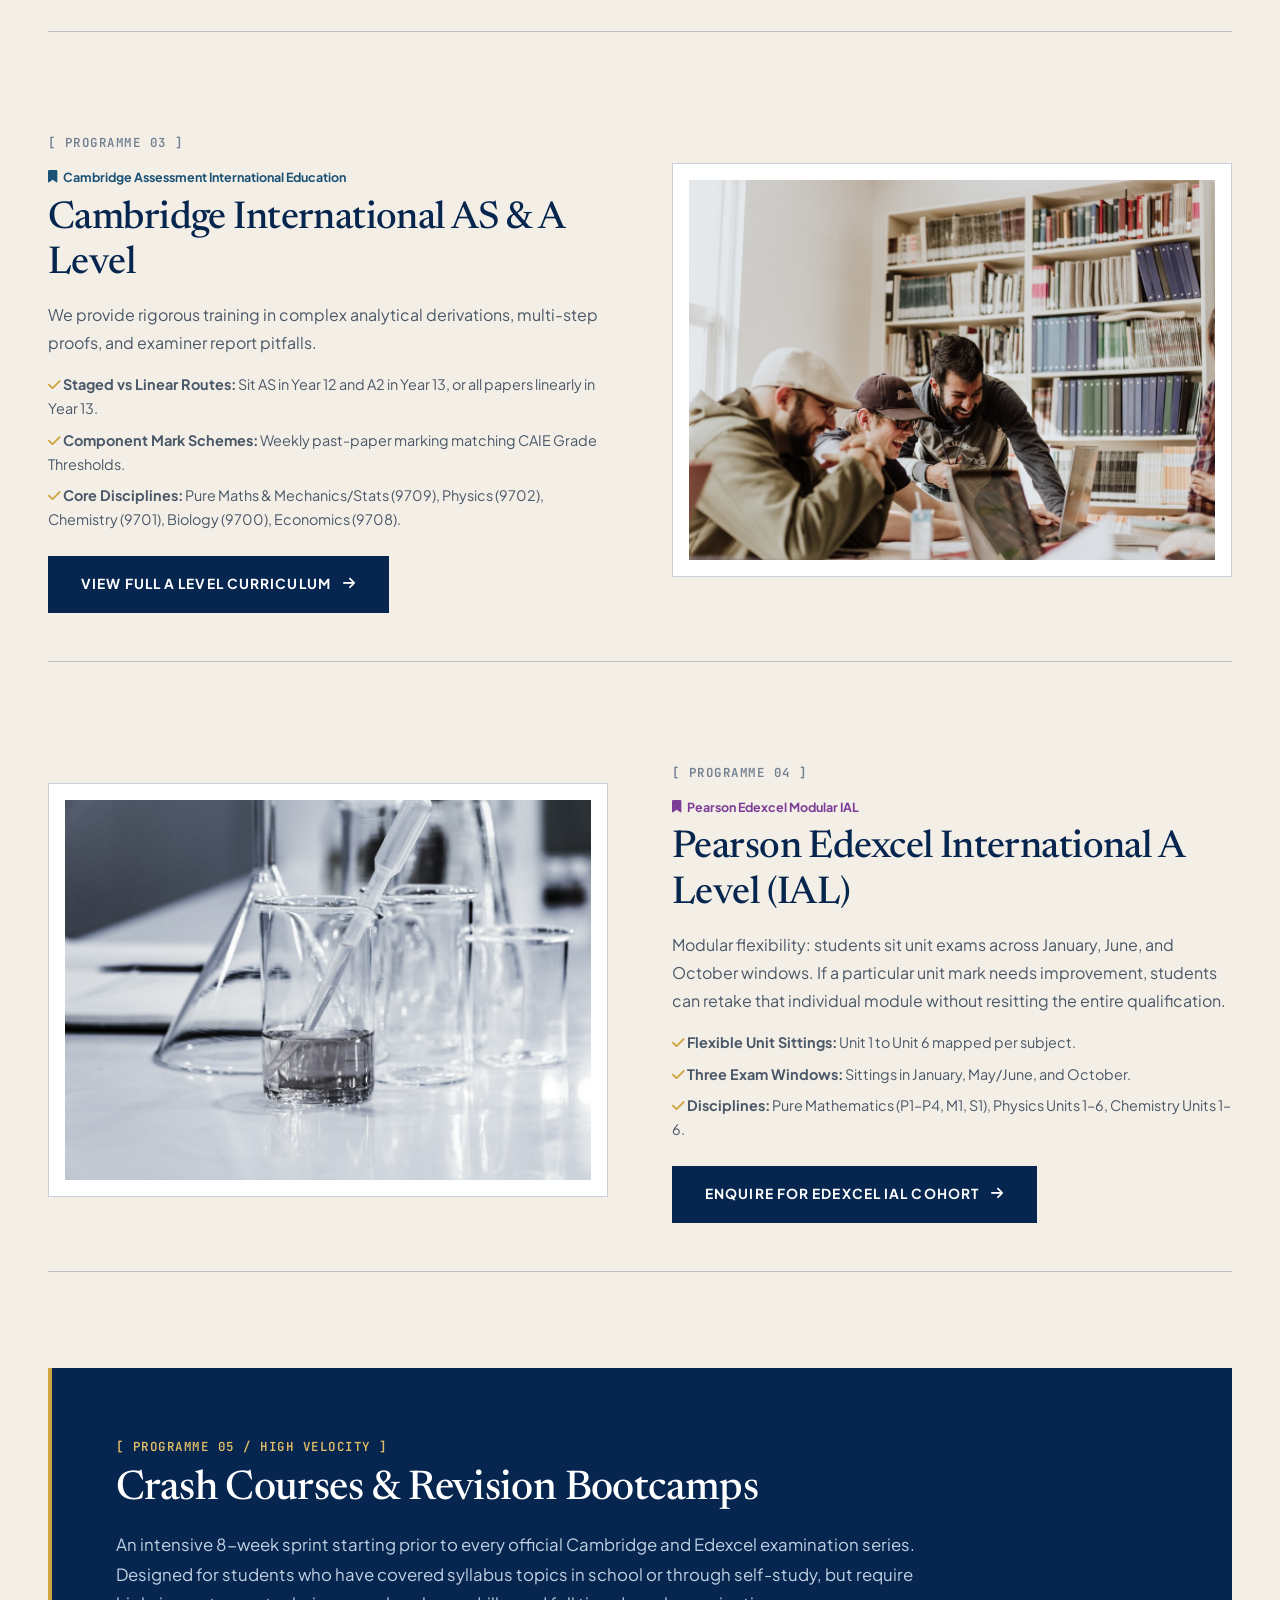
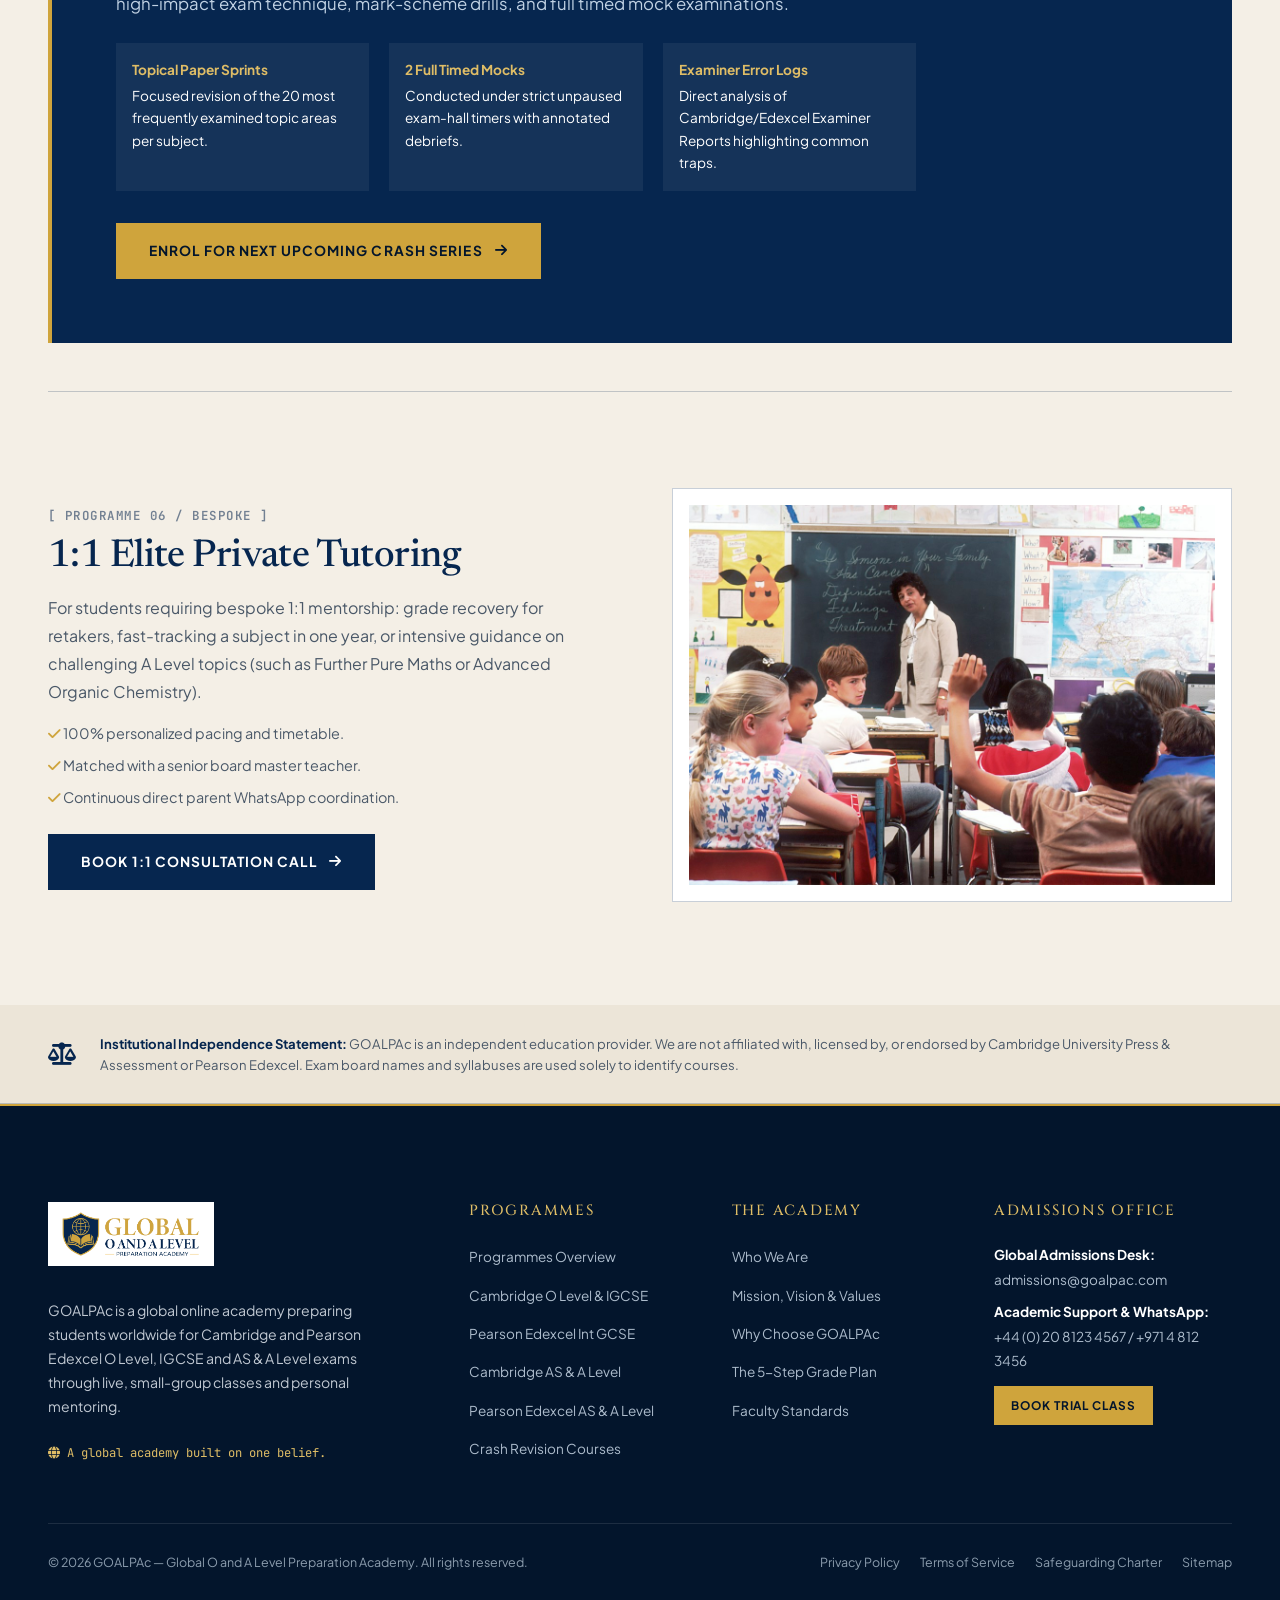
<file: programmes.html>
<!DOCTYPE html>
<html lang="en">
<head>
  <meta charset="UTF-8">
  <meta name="viewport" content="width=device-width, initial-scale=1.0">
  <title>Online Programmes | GOALPAc — Cambridge & Pearson Edexcel O & A Level</title>
  <meta name="description" content="Explore live online academic programmes for Cambridge and Pearson Edexcel O Level, IGCSE, and AS & A Level, plus crash revision bootcamps and 1:1 elite tutoring.">
  <meta name="keywords" content="Online O level courses, Cambridge IGCSE online, Pearson Edexcel tuition, online A level classes, crash courses, private candidates">

  <!-- Google Fonts: Editorial Academic Typography Pairing -->
  <link rel="preconnect" href="https://fonts.googleapis.com">
  <link rel="preconnect" href="https://fonts.gstatic.com" crossorigin>
  <link href="https://fonts.googleapis.com/css2?family=Cinzel:wght@500;600;700;800&family=Newsreader:ital,opsz,wght@0,6..72,300;0,6..72,400;0,6..72,500;0,6..72,600;1,6..72,400&family=Plus+Jakarta+Sans:wght@400;500;600;700;800&family=JetBrains+Mono:wght@400;500;600&display=swap" rel="stylesheet">

  <!-- Font Awesome Free 6 -->
  <link rel="stylesheet" href="https://cdnjs.cloudflare.com/ajax/libs/font-awesome/6.5.1/css/all.min.css">

  <!-- Custom Editorial Stylesheet -->
  <link rel="stylesheet" href="assets/css/style.css">
</head>
<body>

  <!-- ======================================================================
       INSTITUTIONAL TOPBAR
       ====================================================================== -->
  <aside class="institutional-topbar" aria-label="Institutional Notices and Global Clocks">
    <div class="editorial-container topbar-content">
      <div class="topbar-badge">
        <i class="fa-solid fa-graduation-cap"></i>
        <span>Academic Year 2026–2027 Admissions Open · Cambridge &amp; Pearson Edexcel</span>
      </div>

      <div class="topbar-timezones">
        <span class="tz-pill">London <span id="tz-london">--:--</span> GMT</span>
        <span>·</span>
        <span class="tz-pill">Dubai <span id="tz-dubai">--:--</span> GST</span>
        <span>·</span>
        <span class="tz-pill">Karachi <span id="tz-karachi">--:--</span> PKT</span>
        <span>·</span>
        <span class="tz-pill">Dhaka <span id="tz-dhaka">--:--</span> BST</span>
        <span>·</span>
        <span class="tz-pill">Singapore <span id="tz-singapore">--:--</span> SGT</span>
      </div>

      <div class="topbar-links">
        <a href="index.html#tools" class="topbar-link"><i class="fa-solid fa-stopwatch me-1"></i> Exam Countdown</a>
        <a href="index.html#report" class="topbar-link"><i class="fa-solid fa-file-lines me-1"></i> Sample Report</a>
        <a href="index.html#admissions" class="topbar-link" style="color: var(--gold-light); font-weight: 600;">Free Trial</a>
      </div>
    </div>
  </aside>

  <!-- ======================================================================
       MAIN EDITORIAL HEADER
       ====================================================================== -->
  <header class="header-wrapper" role="banner">
    <div class="editorial-container main-navbar">
      <a href="index.html" class="brand-link" aria-label="GOALPAc Homepage">
        <img src="assets/images/goalpac-logo-transparent.png" alt="GOALPAc Logo" class="brand-logo-img">
      </a>

      <!-- Academic Menu with Submenus -->
      <nav class="nav-menu" role="navigation" aria-label="Primary Navigation">
        <div class="nav-item">
          <a href="index.html" class="nav-link">Home</a>
        </div>

        <div class="nav-item">
          <a href="about.html" class="nav-link">About Us <i class="fa-solid fa-chevron-down dropdown-caret"></i></a>
          <div class="editorial-dropdown">
            <span class="dropdown-header-label">Institutional Foundation</span>
            <a href="about.html#who-we-are" class="dropdown-item-link">Who We Are <span>A global academy built on one belief</span></a>
            <a href="about.html#mission-values" class="dropdown-item-link">Mission, Vision &amp; GOALS <span>Our five core institutional values</span></a>
            <a href="about.html#why-goalpac" class="dropdown-item-link">Why Choose GOALPAc <span>Comparative ledger &amp; differentiators</span></a>
            <a href="about.html#grade-plan" class="dropdown-item-link">The GOALPAc Grade Plan <span>Our proprietary 5-step learning model</span></a>
            <a href="about.html#faculty" class="dropdown-item-link">Our Faculty <span>Board-experienced subject masters</span></a>
            <a href="about.html#safeguarding" class="dropdown-item-link">Quality &amp; Safeguarding <span>Online safety &amp; lesson audits</span></a>
          </div>
        </div>

        <div class="nav-item">
          <a href="programmes.html" class="nav-link active-page">Programmes <i class="fa-solid fa-chevron-down dropdown-caret"></i></a>
          <div class="editorial-dropdown">
            <span class="dropdown-header-label">Academic Qualifications</span>
            <a href="programmes.html" class="dropdown-item-link">Programmes Overview <span>Compare all qualification paths</span></a>
            <a href="cambridge-o-level-igcse.html" class="dropdown-item-link">Cambridge O Level &amp; IGCSE <span>2-Year &amp; 1-Year Fast Track</span></a>
            <a href="programmes.html#edexcel-igcse" class="dropdown-item-link">Pearson Edexcel Int GCSE <span>Linear 9–1 grading mastery</span></a>
            <a href="cambridge-as-a-level.html" class="dropdown-item-link">Cambridge AS &amp; A Level <span>Sixth form staged &amp; linear</span></a>
            <a href="programmes.html#edexcel-a-level" class="dropdown-item-link">Pearson Edexcel AS &amp; A Level <span>Modular syllabus route</span></a>
            <a href="programmes.html#crash-courses" class="dropdown-item-link">Crash Revision Courses <span>8-Week pre-exam sprints</span></a>
            <a href="programmes.html#private-tutoring" class="dropdown-item-link">1:1 Elite Private Tutoring <span>Dedicated master mentorship</span></a>
          </div>
        </div>

        <div class="nav-item">
          <a href="subjects.html" class="nav-link">Subjects <i class="fa-solid fa-chevron-down dropdown-caret"></i></a>
          <div class="editorial-dropdown">
            <span class="dropdown-header-label">Syllabus Catalog</span>
            <a href="subjects.html" class="dropdown-item-link">All Subjects (A–Z) <span>Complete Cambridge &amp; Edexcel list</span></a>
            <a href="cambridge-o-level-mathematics.html" class="dropdown-item-link">Cambridge O Level Maths <span>Full 4024 course syllabus</span></a>
            <a href="subjects.html#sciences" class="dropdown-item-link">Sciences <span>Physics, Chemistry &amp; Biology</span></a>
            <a href="subjects.html#mathematics" class="dropdown-item-link">Mathematics <span>Pure, Additional &amp; Further Maths</span></a>
            <a href="subjects.html#business" class="dropdown-item-link">Business &amp; Economics <span>Economics, Accounting &amp; Business</span></a>
            <a href="subjects.html#computing" class="dropdown-item-link">Computing &amp; ICT <span>Computer Science (2210 / 9618)</span></a>
          </div>
        </div>

        <div class="nav-item">
          <a href="index.html#report" class="nav-link">Parent Reports</a>
        </div>

        <div class="nav-item">
          <a href="index.html#tools" class="nav-link">Free Tools</a>
        </div>
      </nav>

      <!-- Action Cluster -->
      <div class="header-actions">
        <a href="index.html#admissions" class="nav-cta-btn">
          <span>Book Free Trial</span>
          <i class="fa-solid fa-arrow-right"></i>
        </a>
        <button class="mobile-menu-trigger" aria-label="Open Navigation Drawer">
          <i class="fa-solid fa-bars"></i>
        </button>
      </div>
    </div>
  </header>

  <!-- Mobile Drawer -->
  <div class="mobile-drawer-backdrop"></div>
  <aside class="mobile-nav-drawer" aria-label="Mobile Navigation">
    <button class="drawer-close-btn" aria-label="Close Navigation Drawer"><i class="fa-solid fa-xmark"></i></button>
    <div style="margin-top: 16px;">
      <img src="assets/images/goalpac-logo-transparent.png" alt="GOALPAc" style="max-height: 44px;">
    </div>
    <ul class="mobile-nav-links">
      <li><a href="index.html">Home</a></li>
      <li>
        <a href="about.html">About Us</a>
        <ul class="mobile-submenu">
          <li><a href="about.html#who-we-are">Who We Are</a></li>
          <li><a href="about.html#mission-values">Mission, Vision &amp; Values</a></li>
          <li><a href="about.html#why-goalpac">Why GOALPAc</a></li>
          <li><a href="about.html#grade-plan">The Grade Plan</a></li>
        </ul>
      </li>
      <li>
        <a href="programmes.html" style="color: var(--goalpac-gold);">Programmes</a>
        <ul class="mobile-submenu">
          <li><a href="cambridge-o-level-igcse.html">Cambridge O Level &amp; IGCSE</a></li>
          <li><a href="cambridge-as-a-level.html">Cambridge AS &amp; A Level</a></li>
          <li><a href="programmes.html#edexcel-igcse">Edexcel Int GCSE</a></li>
          <li><a href="programmes.html#edexcel-a-level">Edexcel Int A Level</a></li>
          <li><a href="programmes.html#crash-courses">Crash Revision Courses</a></li>
          <li><a href="programmes.html#private-tutoring">1:1 Private Tutoring</a></li>
        </ul>
      </li>
      <li>
        <a href="subjects.html">Subjects</a>
        <ul class="mobile-submenu">
          <li><a href="subjects.html">All Subjects A–Z</a></li>
          <li><a href="cambridge-o-level-mathematics.html">Cambridge O Level Maths</a></li>
          <li><a href="subjects.html#sciences">Sciences</a></li>
        </ul>
      </li>
      <li><a href="index.html#report">Parent Reports</a></li>
      <li><a href="index.html#tools">Interactive Tools</a></li>
      <li><a href="index.html#admissions">Admissions &amp; Trial</a></li>
    </ul>
  </aside>

  <main role="main">

    <!-- ======================================================================
         SUBPAGE HERO: PROGRAMMES
         ====================================================================== -->
    <section class="subpage-hero" aria-labelledby="prog-page-title">
      <div class="editorial-container">
        <nav class="breadcrumb-editorial" aria-label="Breadcrumbs">
          <a href="index.html">Home</a>
          <span class="crumb-separator">/</span>
          <span class="crumb-active">Programmes</span>
        </nav>

        <div class="subpage-hero-inner">
          <span class="eyebrow">Academic Course Directory</span>
          <h1 id="prog-page-title" class="subpage-headline">
            Online programmes for every stage of O and A Level.
          </h1>
          <p class="subpage-lead-para">
            Whether preparing for Cambridge Assessment International Education or Pearson Edexcel, GOALPAc provides board-specific live instruction, small seminar cohorts (maximum 12), and complete syllabus coverage from baseline diagnostic to examination day.
          </p>

          <div class="subpage-meta-strip">
            <span>QUALIFICATIONS: <strong>O LEVEL · IGCSE · AS &amp; A LEVEL</strong></span>
            <span>FORMATS: <strong>2-YEAR · 1-YEAR FAST TRACK · CRASH COURSES</strong></span>
            <span>CLASS SIZE: <strong>STRICT MAXIMUM 12</strong></span>
          </div>
        </div>
      </div>
    </section>

    <!-- ======================================================================
         PROGRAMMES COMPARISON MASTER TABLE
         ====================================================================== -->
    <section class="editorial-section" style="background: var(--paper-cream);">
      <div class="editorial-container">
        <div style="margin-bottom: 36px;">
          <span class="editorial-index">[ 01 / QUALIFICATION MATRIX ]</span>
          <h2 style="font-size: clamp(1.8rem, 2.6vw, 2.4rem); color: var(--navy-deep); margin-top: 8px;">
            Overview of Academic Programmes
          </h2>
          <p style="font-size: 0.96rem; color: var(--text-secondary);">
            Every enrolment includes 2–4 live sessions per subject weekly, 24/7 recording portal access, weekly topic quizzes, monthly timed papers, a personal mentor, and monthly parent diagnostics.
          </p>
        </div>

        <div class="table-responsive">
          <table class="programmes-table-editorial" aria-label="Master Programmes Table">
            <thead>
              <tr>
                <th style="width: 28%;">Programme</th>
                <th style="width: 18%;">Awarding Body</th>
                <th style="width: 14%;">Typical Age</th>
                <th style="width: 20%;">Course Length</th>
                <th style="width: 20%;">Examination Series</th>
              </tr>
            </thead>
            <tbody>
              <tr>
                <td>
                  <a href="cambridge-o-level-igcse.html" style="color: inherit;">
                    <span class="prog-title" style="color: var(--navy-deep);">Cambridge O Level / IGCSE <i class="fa-solid fa-arrow-up-right-from-square" style="font-size: 0.75rem; color: var(--goalpac-gold);"></i></span>
                  </a>
                  <span class="prog-code-badge">Syllabus 4024 / 0580 / 5054 / 5070 / 5090</span>
                </td>
                <td><span class="board-tag-cambridge"><i class="fa-solid fa-bookmark"></i> Cambridge (CAIE)</span></td>
                <td>14–16 yrs</td>
                <td>2 Years or 1-Year Fast Track</td>
                <td>May/June &amp; Oct/Nov</td>
              </tr>

              <tr>
                <td>
                  <span class="prog-title">Pearson Edexcel International GCSE</span>
                  <span class="prog-code-badge">Linear 9–1 Specs (4MA1 / 4PH1 / 4CH1)</span>
                </td>
                <td><span class="board-tag-edexcel"><i class="fa-solid fa-bookmark"></i> Pearson Edexcel</span></td>
                <td>14–16 yrs</td>
                <td>2 Years or 1-Year Fast Track</td>
                <td>May/June &amp; January</td>
              </tr>

              <tr>
                <td>
                  <a href="cambridge-as-a-level.html" style="color: inherit;">
                    <span class="prog-title" style="color: var(--navy-deep);">Cambridge International AS &amp; A Level <i class="fa-solid fa-arrow-up-right-from-square" style="font-size: 0.75rem; color: var(--goalpac-gold);"></i></span>
                  </a>
                  <span class="prog-code-badge">Staged &amp; Linear (9709 / 9702 / 9701 / 9708)</span>
                </td>
                <td><span class="board-tag-cambridge"><i class="fa-solid fa-bookmark"></i> Cambridge (CAIE)</span></td>
                <td>16–19 yrs</td>
                <td>AS: 1 Year · A Level: 2 Years</td>
                <td>May/June &amp; Oct/Nov</td>
              </tr>

              <tr>
                <td>
                  <span class="prog-title">Pearson Edexcel International AS &amp; A Level</span>
                  <span class="prog-code-badge">Modular IAL Specifications</span>
                </td>
                <td><span class="board-tag-edexcel"><i class="fa-solid fa-bookmark"></i> Pearson Edexcel</span></td>
                <td>16–19 yrs</td>
                <td>Unit-based (1–2 Years)</td>
                <td>January, May/June &amp; October</td>
              </tr>

              <tr>
                <td>
                  <span class="prog-title">Crash Courses &amp; Revision Bootcamps</span>
                  <span class="prog-code-badge">High-Velocity Pre-Exam Sprints</span>
                </td>
                <td><span style="font-weight: 700; color: var(--navy-deep);"><i class="fa-solid fa-layer-group"></i> Both Boards</span></td>
                <td>14–19 yrs</td>
                <td>6 to 8 Weeks</td>
                <td>Prior to Every Series</td>
              </tr>

              <tr>
                <td>
                  <span class="prog-title">1:1 Elite Private Tutoring</span>
                  <span class="prog-code-badge">Bespoke Subject Master Mentorship</span>
                </td>
                <td><span style="font-weight: 700; color: var(--navy-deep);"><i class="fa-solid fa-layer-group"></i> Both Boards</span></td>
                <td>13–19 yrs</td>
                <td>Flexible / Termly</td>
                <td>Bespoke Timetabling</td>
              </tr>
            </tbody>
          </table>
        </div>
      </div>
    </section>

    <!-- ======================================================================
         PROGRAMME DEEP-DIVES
         ====================================================================== -->
    <section class="editorial-section" style="background: var(--paper-ivory); border-top: 1px solid var(--paper-border);">
      <div class="editorial-container">

        <!-- 1. Cambridge O Level & IGCSE -->
        <article id="cambridge-o-level" style="margin-bottom: clamp(60px, 8vw, 96px); padding-bottom: 48px; border-bottom: 1px solid var(--paper-border-strong);">
          <div style="display: grid; grid-template-columns: 1fr 1fr; gap: clamp(32px, 5vw, 64px); align-items: center;">
            <div>
              <span class="editorial-index">[ PROGRAMME 01 ]</span>
              <div style="margin: 8px 0;">
                <span class="board-tag-cambridge"><i class="fa-solid fa-bookmark"></i> Cambridge Assessment International Education</span>
              </div>
              <h2 style="font-size: clamp(1.8rem, 3vw, 2.6rem); color: var(--navy-deep); margin-bottom: 14px;">
                Cambridge O Level &amp; IGCSE
              </h2>
              <p style="font-size: 1rem; color: var(--text-secondary); line-height: 1.75; margin-bottom: 16px;">
                Build the knowledge, skills and exam confidence you need for top grades in Cambridge O Level and Cambridge IGCSE. Our live online classes cover every syllabus topic in order, with regular past-paper practice so you learn exactly how each paper is marked.
              </p>
              <ul style="list-style: none; display: flex; flex-direction: column; gap: 8px; font-size: 0.9rem; color: var(--text-secondary); margin-bottom: 24px;">
                <li><i class="fa-solid fa-check me-2" style="color: var(--goalpac-gold);"></i> <strong>Available Formats:</strong> 2-Year Standard Programme or 1-Year Fast Track.</li>
                <li><i class="fa-solid fa-check me-2" style="color: var(--goalpac-gold);"></i> <strong>Key Series:</strong> May/June and October/November.</li>
                <li><i class="fa-solid fa-check me-2" style="color: var(--goalpac-gold);"></i> <strong>Core Disciplines:</strong> Maths (4024), Physics (5054), Chemistry (5070), Biology (5090), Economics (2281), Computer Science (2210).</li>
              </ul>
              <div style="display: flex; gap: 16px; flex-wrap: wrap;">
                <a href="cambridge-o-level-igcse.html" class="btn-academic btn-academic-navy">
                  View Full Programme Details <i class="fa-solid fa-arrow-right"></i>
                </a>
                <a href="cambridge-o-level-mathematics.html" class="btn-academic btn-academic-outline">
                  View Sample Maths 4024 Syllabus
                </a>
              </div>
            </div>
            <div>
              <div style="background: var(--paper-white); border: 1px solid var(--paper-border-strong); padding: 16px;">
                <img src="assets/images/classroom-focus.jpg" alt="Focused O Level student study session" style="width: 100%; height: 380px; object-fit: cover;">
              </div>
            </div>
          </div>
        </article>

        <!-- 2. Pearson Edexcel International GCSE -->
        <article id="edexcel-igcse" style="margin-bottom: clamp(60px, 8vw, 96px); padding-bottom: 48px; border-bottom: 1px solid var(--paper-border-strong);">
          <div style="display: grid; grid-template-columns: 1fr 1fr; gap: clamp(32px, 5vw, 64px); align-items: center;">
            <div>
              <div style="background: var(--paper-white); border: 1px solid var(--paper-border-strong); padding: 16px;">
                <img src="assets/images/exam-manuscript.jpg" alt="Exam paper mark scheme annotation" style="width: 100%; height: 380px; object-fit: cover;">
              </div>
            </div>
            <div>
              <span class="editorial-index">[ PROGRAMME 02 ]</span>
              <div style="margin: 8px 0;">
                <span class="board-tag-edexcel"><i class="fa-solid fa-bookmark"></i> Pearson Edexcel Awarding Body</span>
              </div>
              <h2 style="font-size: clamp(1.8rem, 3vw, 2.6rem); color: var(--navy-deep); margin-bottom: 14px;">
                Pearson Edexcel International GCSE
              </h2>
              <p style="font-size: 1rem; color: var(--text-secondary); line-height: 1.75; margin-bottom: 16px;">
                Graded on the internationally benchmarked 9–1 scale. Our Edexcel faculty focus intensely on paper structure, practical skill assessments (Paper 1 and Paper 2), and precise examiner mark allocations.
              </p>
              <ul style="list-style: none; display: flex; flex-direction: column; gap: 8px; font-size: 0.9rem; color: var(--text-secondary); margin-bottom: 24px;">
                <li><i class="fa-solid fa-check me-2" style="color: var(--goalpac-gold);"></i> <strong>Linear 9–1 Grading:</strong> Targeted preparation for Grade 8 and Grade 9 (equivalent to high A*).</li>
                <li><i class="fa-solid fa-check me-2" style="color: var(--goalpac-gold);"></i> <strong>Series Availability:</strong> May/June series plus January series for selected subjects.</li>
                <li><i class="fa-solid fa-check me-2" style="color: var(--goalpac-gold);"></i> <strong>Top Subjects:</strong> Maths A (4MA1), Physics (4PH1), Chemistry (4CH1), Biology (4BI1), Business (4BS1).</li>
              </ul>
              <a href="index.html#admissions" class="btn-academic btn-academic-navy">
                Enquire for Edexcel IGCSE Batch <i class="fa-solid fa-arrow-right"></i>
              </a>
            </div>
          </div>
        </article>

        <!-- 3. Cambridge International AS & A Level -->
        <article id="cambridge-a-level" style="margin-bottom: clamp(60px, 8vw, 96px); padding-bottom: 48px; border-bottom: 1px solid var(--paper-border-strong);">
          <div style="display: grid; grid-template-columns: 1fr 1fr; gap: clamp(32px, 5vw, 64px); align-items: center;">
            <div>
              <span class="editorial-index">[ PROGRAMME 03 ]</span>
              <div style="margin: 8px 0;">
                <span class="board-tag-cambridge"><i class="fa-solid fa-bookmark"></i> Cambridge Assessment International Education</span>
              </div>
              <h2 style="font-size: clamp(1.8rem, 3vw, 2.6rem); color: var(--navy-deep); margin-bottom: 14px;">
                Cambridge International AS &amp; A Level
              </h2>
              <p style="font-size: 1rem; color: var(--text-secondary); line-height: 1.75; margin-bottom: 16px;">
                We provide rigorous training in complex analytical derivations, multi-step proofs, and examiner report pitfalls.
              </p>
              <ul style="list-style: none; display: flex; flex-direction: column; gap: 8px; font-size: 0.9rem; color: var(--text-secondary); margin-bottom: 24px;">
                <li><i class="fa-solid fa-check me-2" style="color: var(--goalpac-gold);"></i> <strong>Staged vs Linear Routes:</strong> Sit AS in Year 12 and A2 in Year 13, or all papers linearly in Year 13.</li>
                <li><i class="fa-solid fa-check me-2" style="color: var(--goalpac-gold);"></i> <strong>Component Mark Schemes:</strong> Weekly past-paper marking matching CAIE Grade Thresholds.</li>
                <li><i class="fa-solid fa-check me-2" style="color: var(--goalpac-gold);"></i> <strong>Core Disciplines:</strong> Pure Maths &amp; Mechanics/Stats (9709), Physics (9702), Chemistry (9701), Biology (9700), Economics (9708).</li>
              </ul>
              <a href="cambridge-as-a-level.html" class="btn-academic btn-academic-navy">
                View Full A Level Curriculum <i class="fa-solid fa-arrow-right"></i>
              </a>
            </div>
            <div>
              <div style="background: var(--paper-white); border: 1px solid var(--paper-border-strong); padding: 16px;">
                <img src="assets/images/student-study.jpg" alt="A Level sixth form student revision" style="width: 100%; height: 380px; object-fit: cover;">
              </div>
            </div>
          </div>
        </article>

        <!-- 4. Pearson Edexcel International AS & A Level -->
        <article id="edexcel-a-level" style="margin-bottom: clamp(60px, 8vw, 96px); padding-bottom: 48px; border-bottom: 1px solid var(--paper-border-strong);">
          <div style="display: grid; grid-template-columns: 1fr 1fr; gap: clamp(32px, 5vw, 64px); align-items: center;">
            <div>
              <div style="background: var(--paper-white); border: 1px solid var(--paper-border-strong); padding: 16px;">
                <img src="assets/images/science-lab.jpg" alt="Science laboratory examination analysis" style="width: 100%; height: 380px; object-fit: cover;">
              </div>
            </div>
            <div>
              <span class="editorial-index">[ PROGRAMME 04 ]</span>
              <div style="margin: 8px 0;">
                <span class="board-tag-edexcel"><i class="fa-solid fa-bookmark"></i> Pearson Edexcel Modular IAL</span>
              </div>
              <h2 style="font-size: clamp(1.8rem, 3vw, 2.6rem); color: var(--navy-deep); margin-bottom: 14px;">
                Pearson Edexcel International A Level (IAL)
              </h2>
              <p style="font-size: 1rem; color: var(--text-secondary); line-height: 1.75; margin-bottom: 16px;">
                Modular flexibility: students sit unit exams across January, June, and October windows. If a particular unit mark needs improvement, students can retake that individual module without resitting the entire qualification.
              </p>
              <ul style="list-style: none; display: flex; flex-direction: column; gap: 8px; font-size: 0.9rem; color: var(--text-secondary); margin-bottom: 24px;">
                <li><i class="fa-solid fa-check me-2" style="color: var(--goalpac-gold);"></i> <strong>Flexible Unit Sittings:</strong> Unit 1 to Unit 6 mapped per subject.</li>
                <li><i class="fa-solid fa-check me-2" style="color: var(--goalpac-gold);"></i> <strong>Three Exam Windows:</strong> Sittings in January, May/June, and October.</li>
                <li><i class="fa-solid fa-check me-2" style="color: var(--goalpac-gold);"></i> <strong>Disciplines:</strong> Pure Mathematics (P1–P4, M1, S1), Physics Units 1–6, Chemistry Units 1–6.</li>
              </ul>
              <a href="index.html#admissions" class="btn-academic btn-academic-navy">
                Enquire for Edexcel IAL Cohort <i class="fa-solid fa-arrow-right"></i>
              </a>
            </div>
          </div>
        </article>

        <!-- 5. Crash Courses & Bootcamps -->
        <article id="crash-courses" style="margin-bottom: clamp(60px, 8vw, 96px); padding-bottom: 48px; border-bottom: 1px solid var(--paper-border-strong);">
          <div style="background: var(--navy-deep); color: var(--paper-white); padding: clamp(36px, 6vw, 64px); border-left: 4px solid var(--goalpac-gold);">
            <div style="max-width: 800px;">
              <span class="editorial-index" style="color: var(--gold-light);">[ PROGRAMME 05 / HIGH VELOCITY ]</span>
              <h2 style="font-size: clamp(2rem, 3.2vw, 3rem); color: var(--paper-white); margin: 8px 0 16px;">
                Crash Courses &amp; Revision Bootcamps
              </h2>
              <p style="font-size: 1.05rem; color: #c0d1e3; line-height: 1.75; margin-bottom: 24px;">
                An intensive 8-week sprint starting prior to every official Cambridge and Edexcel examination series. Designed for students who have covered syllabus topics in school or through self-study, but require high-impact exam technique, mark-scheme drills, and full timed mock examinations.
              </p>
              <div style="display: grid; grid-template-columns: repeat(3, 1fr); gap: 20px; margin-bottom: 32px; font-size: 0.85rem;">
                <div style="background: rgba(255, 255, 255, 0.06); padding: 16px;">
                  <strong style="color: var(--gold-light); display: block; margin-bottom: 4px;">Topical Paper Sprints</strong>
                  Focused revision of the 20 most frequently examined topic areas per subject.
                </div>
                <div style="background: rgba(255, 255, 255, 0.06); padding: 16px;">
                  <strong style="color: var(--gold-light); display: block; margin-bottom: 4px;">2 Full Timed Mocks</strong>
                  Conducted under strict unpaused exam-hall timers with annotated debriefs.
                </div>
                <div style="background: rgba(255, 255, 255, 0.06); padding: 16px;">
                  <strong style="color: var(--gold-light); display: block; margin-bottom: 4px;">Examiner Error Logs</strong>
                  Direct analysis of Cambridge/Edexcel Examiner Reports highlighting common traps.
                </div>
              </div>
              <a href="index.html#admissions" class="btn-academic btn-academic-gold">
                Enrol for Next Upcoming Crash Series <i class="fa-solid fa-arrow-right"></i>
              </a>
            </div>
          </div>
        </article>

        <!-- 6. 1:1 Elite Private Tutoring -->
        <article id="private-tutoring">
          <div style="display: grid; grid-template-columns: 1fr 1fr; gap: clamp(32px, 5vw, 64px); align-items: center;">
            <div>
              <span class="editorial-index">[ PROGRAMME 06 / BESPOKE ]</span>
              <h2 style="font-size: clamp(1.8rem, 3vw, 2.6rem); color: var(--navy-deep); margin: 8px 0 14px;">
                1:1 Elite Private Tutoring
              </h2>
              <p style="font-size: 1rem; color: var(--text-secondary); line-height: 1.75; margin-bottom: 16px;">
                For students requiring bespoke 1:1 mentorship: grade recovery for retakers, fast-tracking a subject in one year, or intensive guidance on challenging A Level topics (such as Further Pure Maths or Advanced Organic Chemistry).
              </p>
              <ul style="list-style: none; display: flex; flex-direction: column; gap: 8px; font-size: 0.9rem; color: var(--text-secondary); margin-bottom: 24px;">
                <li><i class="fa-solid fa-check me-2" style="color: var(--goalpac-gold);"></i> 100% personalized pacing and timetable.</li>
                <li><i class="fa-solid fa-check me-2" style="color: var(--goalpac-gold);"></i> Matched with a senior board master teacher.</li>
                <li><i class="fa-solid fa-check me-2" style="color: var(--goalpac-gold);"></i> Continuous direct parent WhatsApp coordination.</li>
              </ul>
              <a href="index.html#admissions" class="btn-academic btn-academic-navy">
                Book 1:1 Consultation Call <i class="fa-solid fa-arrow-right"></i>
              </a>
            </div>
            <div>
              <div style="background: var(--paper-white); border: 1px solid var(--paper-border-strong); padding: 16px;">
                <img src="assets/images/mentor-tutoring.jpg" alt="Dedicated 1:1 private master tutoring session" style="width: 100%; height: 380px; object-fit: cover;">
              </div>
            </div>
          </div>
        </article>

      </div>
    </section>

    <!-- Independence Statement -->
    <aside class="section-independence" aria-label="Statutory Independence Notice">
      <div class="editorial-container">
        <div class="independence-box">
          <div class="independence-icon"><i class="fa-solid fa-scale-balanced"></i></div>
          <div class="independence-text">
            <strong>Institutional Independence Statement:</strong> GOALPAc is an independent education provider. We are not affiliated with, licensed by, or endorsed by Cambridge University Press &amp; Assessment or Pearson Edexcel. Exam board names and syllabuses are used solely to identify courses.
          </div>
        </div>
      </div>
    </aside>

  </main>

  <!-- ======================================================================
       INSTITUTIONAL FOOTER
       ====================================================================== -->
  <footer class="site-footer" role="contentinfo">
    <div class="editorial-container">
      <div class="footer-top-grid">
        <div class="footer-brand-bio">
          <div style="background: #ffffff; display: inline-block; padding: 10px 14px; margin-bottom: 8px;">
            <img src="assets/images/goalpac-logo-nav.png" alt="GOALPAc Crest" style="height: 44px; width: auto;">
          </div>
          <p>
            GOALPAc is a global online academy preparing students worldwide for Cambridge and Pearson Edexcel O Level, IGCSE and AS &amp; A Level exams through live, small-group classes and personal mentoring.
          </p>
          <div style="font-family: var(--font-mono-meta); font-size: 0.76rem; color: var(--gold-light);">
            <i class="fa-solid fa-globe me-1"></i> A global academy built on one belief.
          </div>
        </div>

        <div>
          <h5>Programmes</h5>
          <ul class="footer-links-list">
            <li><a href="programmes.html">Programmes Overview</a></li>
            <li><a href="cambridge-o-level-igcse.html">Cambridge O Level &amp; IGCSE</a></li>
            <li><a href="programmes.html#edexcel-igcse">Pearson Edexcel Int GCSE</a></li>
            <li><a href="cambridge-as-a-level.html">Cambridge AS &amp; A Level</a></li>
            <li><a href="programmes.html#edexcel-a-level">Pearson Edexcel AS &amp; A Level</a></li>
            <li><a href="programmes.html#crash-courses">Crash Revision Courses</a></li>
          </ul>
        </div>

        <div>
          <h5>The Academy</h5>
          <ul class="footer-links-list">
            <li><a href="about.html#who-we-are">Who We Are</a></li>
            <li><a href="about.html#mission-values">Mission, Vision &amp; Values</a></li>
            <li><a href="about.html#why-goalpac">Why Choose GOALPAc</a></li>
            <li><a href="about.html#grade-plan">The 5-Step Grade Plan</a></li>
            <li><a href="about.html#faculty">Faculty Standards</a></li>
          </ul>
        </div>

        <div>
          <h5>Admissions Office</h5>
          <div class="footer-contact-block">
            <p style="margin-bottom: 8px;">
              <strong>Global Admissions Desk:</strong><br>admissions@goalpac.com
            </p>
            <p style="margin-bottom: 12px;">
              <strong>Academic Support &amp; WhatsApp:</strong><br>+44 (0) 20 8123 4567 / +971 4 812 3456
            </p>
            <a href="index.html#admissions" class="btn-academic btn-academic-gold" style="padding: 8px 16px; font-size: 0.74rem;">
              Book Trial Class
            </a>
          </div>
        </div>
      </div>

      <div class="footer-bottom-bar">
        <div>&copy; 2026 GOALPAc — Global O and A Level Preparation Academy. All rights reserved.</div>
        <div style="display: flex; gap: 20px;">
          <a href="#">Privacy Policy</a>
          <a href="#">Terms of Service</a>
          <a href="#">Safeguarding Charter</a>
          <a href="#">Sitemap</a>
        </div>
      </div>
    </div>
  </footer>

  <script src="assets/js/main.js"></script>
</body>
</html>
</file>
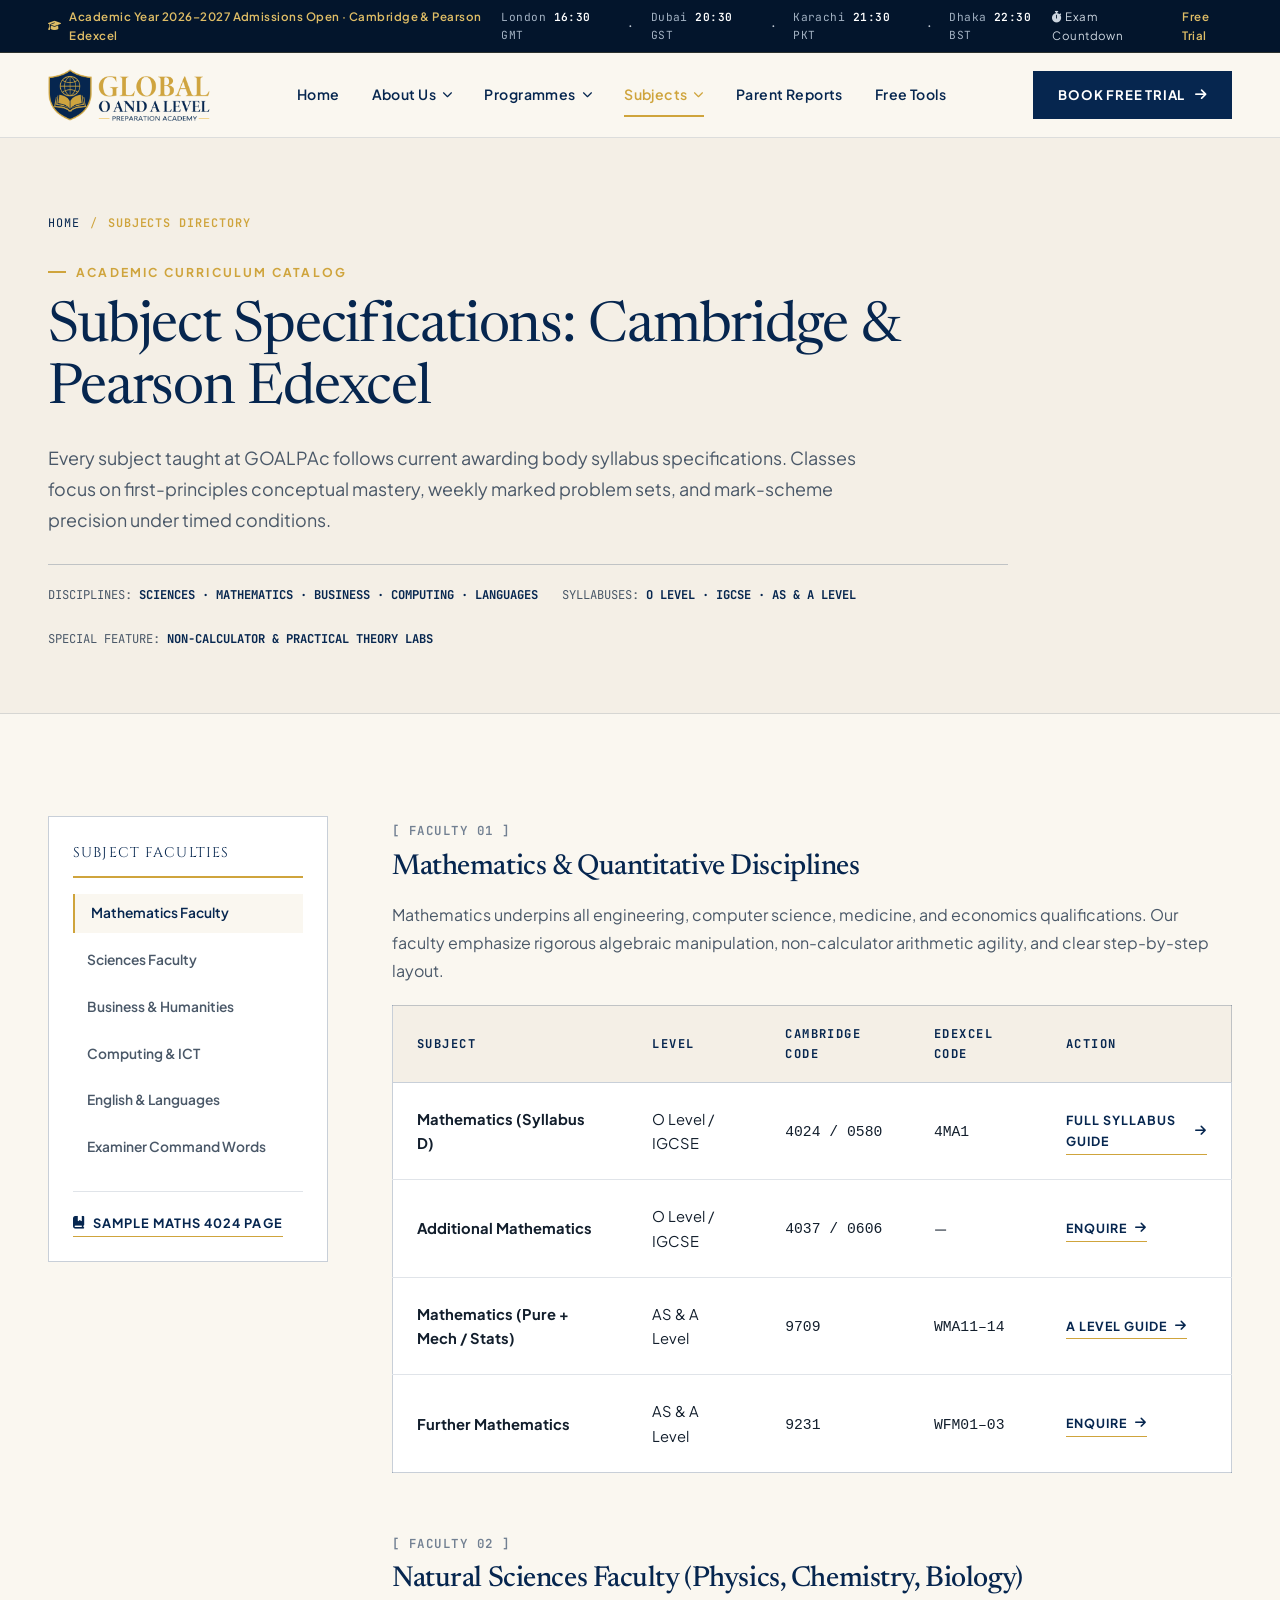
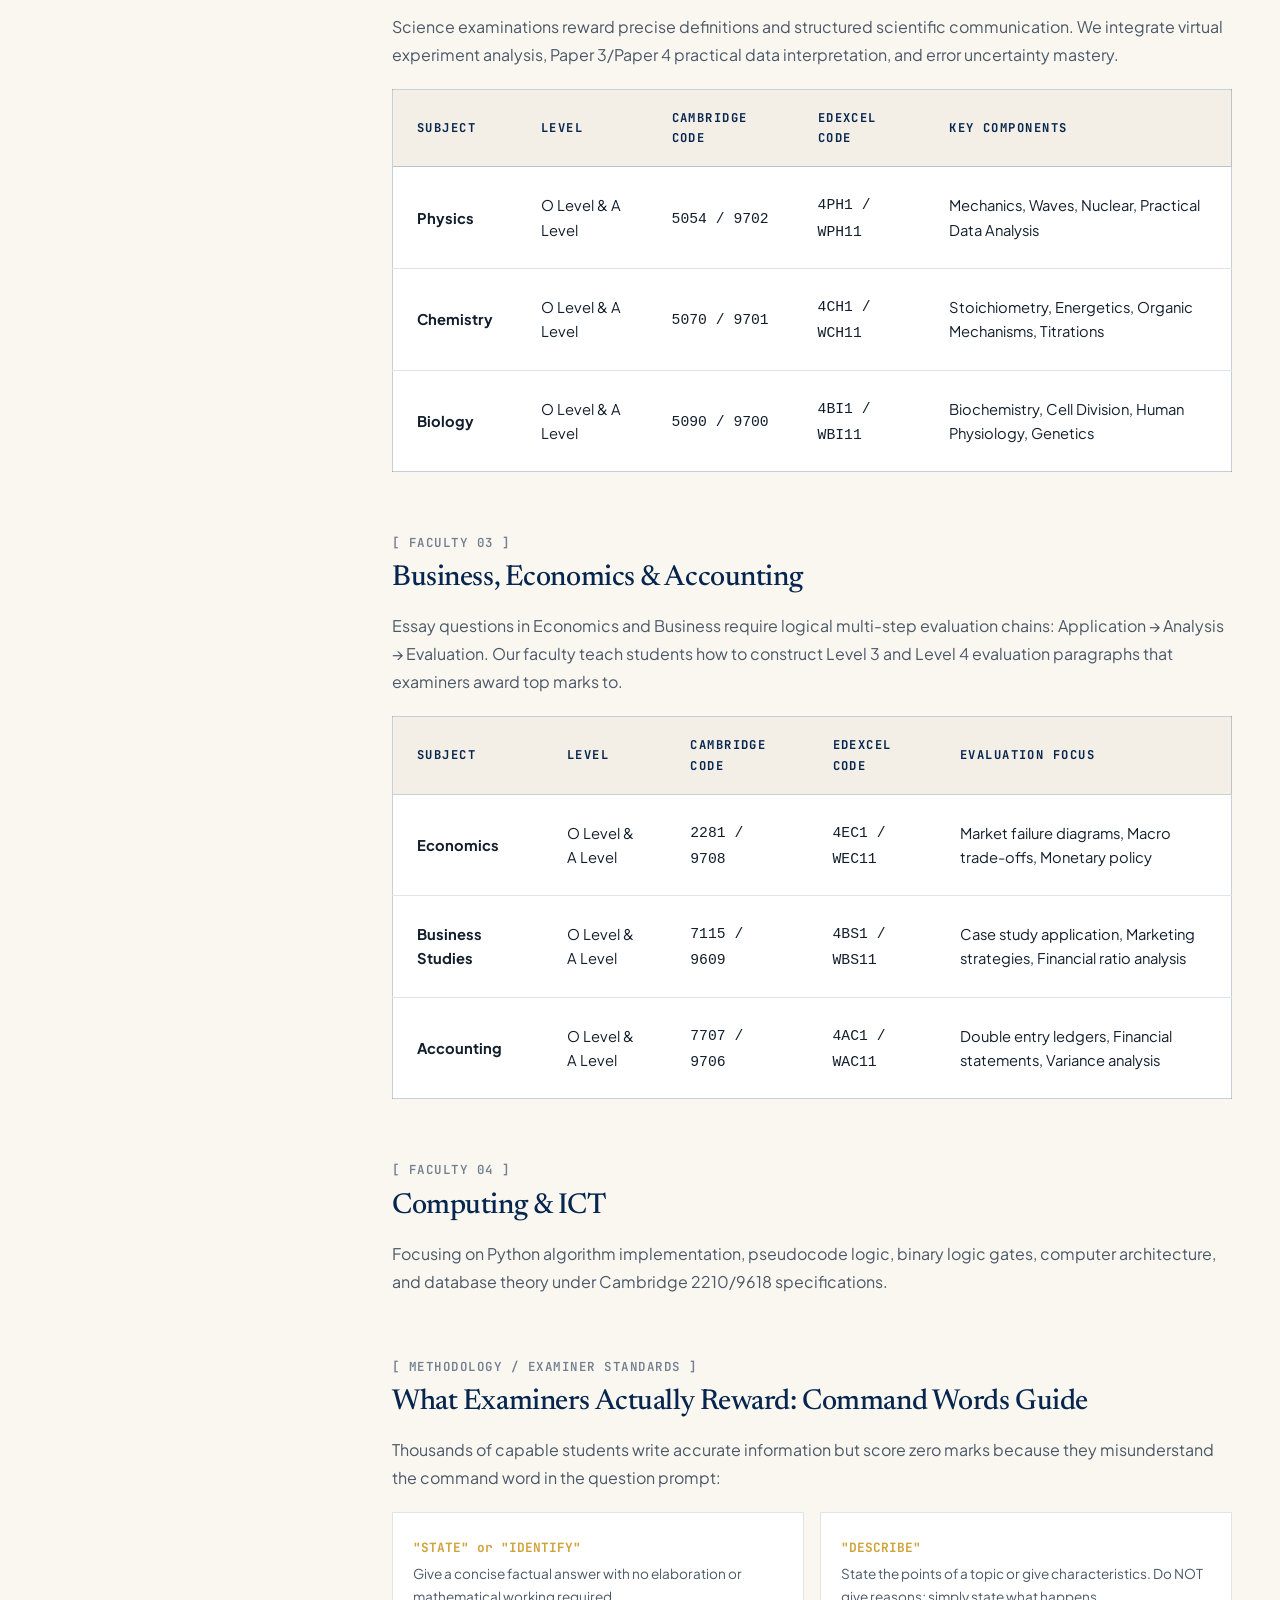
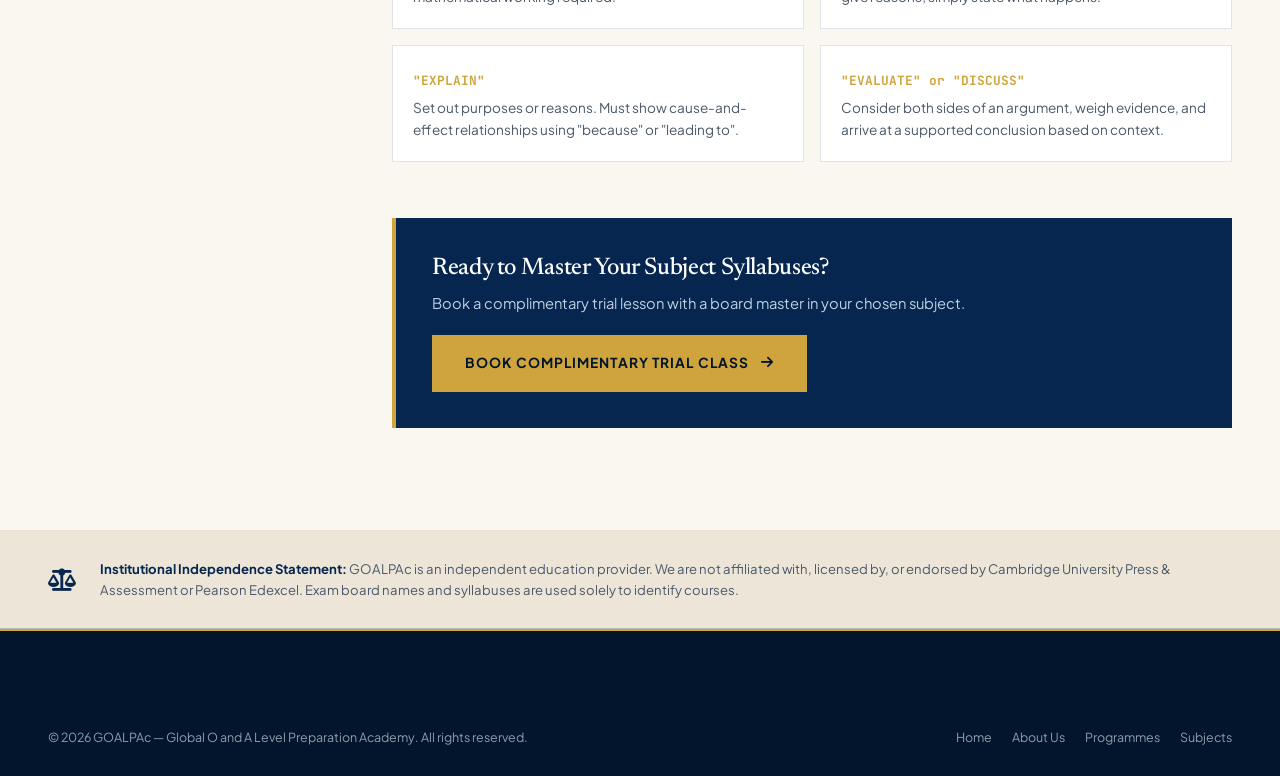
<file: subjects.html>
<!DOCTYPE html>
<html lang="en">
<head>
  <meta charset="UTF-8">
  <meta name="viewport" content="width=device-width, initial-scale=1.0">
  <title>Academic Subjects Directory | GOALPAc — Cambridge & Pearson Edexcel</title>
  <meta name="description" content="Explore all Cambridge and Pearson Edexcel O Level, IGCSE, and A Level subjects taught live online at GOALPAc. Sciences, Mathematics, Business, Computing, and English.">
  <meta name="keywords" content="O level subjects list, Cambridge syllabus codes, Edexcel GCSE subjects, A level mathematics, A level physics, online tuition">

  <!-- Google Fonts: Editorial Academic Typography Pairing -->
  <link rel="preconnect" href="https://fonts.googleapis.com">
  <link rel="preconnect" href="https://fonts.gstatic.com" crossorigin>
  <link href="https://fonts.googleapis.com/css2?family=Cinzel:wght@500;600;700;800&family=Newsreader:ital,opsz,wght@0,6..72,300;0,6..72,400;0,6..72,500;0,6..72,600;1,6..72,400&family=Plus+Jakarta+Sans:wght@400;500;600;700;800&family=JetBrains+Mono:wght@400;500;600&display=swap" rel="stylesheet">

  <!-- Font Awesome Free 6 -->
  <link rel="stylesheet" href="https://cdnjs.cloudflare.com/ajax/libs/font-awesome/6.5.1/css/all.min.css">

  <!-- Custom Editorial Stylesheet -->
  <link rel="stylesheet" href="assets/css/style.css">
</head>
<body>

  <!-- Topbar -->
  <aside class="institutional-topbar" aria-label="Institutional Notices and Global Clocks">
    <div class="editorial-container topbar-content">
      <div class="topbar-badge">
        <i class="fa-solid fa-graduation-cap"></i>
        <span>Academic Year 2026–2027 Admissions Open · Cambridge &amp; Pearson Edexcel</span>
      </div>

      <div class="topbar-timezones">
        <span class="tz-pill">London <span id="tz-london">--:--</span> GMT</span>
        <span>·</span>
        <span class="tz-pill">Dubai <span id="tz-dubai">--:--</span> GST</span>
        <span>·</span>
        <span class="tz-pill">Karachi <span id="tz-karachi">--:--</span> PKT</span>
        <span>·</span>
        <span class="tz-pill">Dhaka <span id="tz-dhaka">--:--</span> BST</span>
      </div>

      <div class="topbar-links">
        <a href="index.html#tools" class="topbar-link"><i class="fa-solid fa-stopwatch me-1"></i> Exam Countdown</a>
        <a href="index.html#admissions" class="topbar-link" style="color: var(--gold-light); font-weight: 600;">Free Trial</a>
      </div>
    </div>
  </aside>

  <!-- Main Header -->
  <header class="header-wrapper" role="banner">
    <div class="editorial-container main-navbar">
      <a href="index.html" class="brand-link" aria-label="GOALPAc Homepage">
        <img src="assets/images/goalpac-logo-transparent.png" alt="GOALPAc Logo" class="brand-logo-img">
      </a>

      <nav class="nav-menu" role="navigation" aria-label="Primary Navigation">
        <div class="nav-item"><a href="index.html" class="nav-link">Home</a></div>
        <div class="nav-item">
          <a href="about.html" class="nav-link">About Us <i class="fa-solid fa-chevron-down dropdown-caret"></i></a>
          <div class="editorial-dropdown">
            <span class="dropdown-header-label">Institutional Foundation</span>
            <a href="about.html#who-we-are" class="dropdown-item-link">Who We Are <span>A global academy built on one belief</span></a>
            <a href="about.html#mission-values" class="dropdown-item-link">Mission, Vision &amp; GOALS <span>Our five core institutional values</span></a>
            <a href="about.html#grade-plan" class="dropdown-item-link">The GOALPAc Grade Plan <span>Our proprietary 5-step learning model</span></a>
          </div>
        </div>
        <div class="nav-item">
          <a href="programmes.html" class="nav-link">Programmes <i class="fa-solid fa-chevron-down dropdown-caret"></i></a>
          <div class="editorial-dropdown">
            <span class="dropdown-header-label">Academic Qualifications</span>
            <a href="programmes.html" class="dropdown-item-link">Programmes Overview <span>Compare all qualification paths</span></a>
            <a href="cambridge-o-level-igcse.html" class="dropdown-item-link">Cambridge O Level &amp; IGCSE <span>2-Year &amp; 1-Year Fast Track</span></a>
            <a href="cambridge-as-a-level.html" class="dropdown-item-link">Cambridge AS &amp; A Level <span>Sixth form staged &amp; linear</span></a>
            <a href="programmes.html#crash-courses" class="dropdown-item-link">Crash Revision Courses <span>8-Week pre-exam sprints</span></a>
            <a href="programmes.html#private-tutoring" class="dropdown-item-link">1:1 Elite Private Tutoring <span>Dedicated master mentorship</span></a>
          </div>
        </div>
        <div class="nav-item">
          <a href="subjects.html" class="nav-link active-page">Subjects <i class="fa-solid fa-chevron-down dropdown-caret"></i></a>
          <div class="editorial-dropdown">
            <span class="dropdown-header-label">Syllabus Catalog</span>
            <a href="subjects.html" class="dropdown-item-link">All Subjects (A–Z) <span>Complete Cambridge &amp; Edexcel list</span></a>
            <a href="cambridge-o-level-mathematics.html" class="dropdown-item-link">Cambridge O Level Maths <span>Full 4024 course syllabus</span></a>
            <a href="subjects.html#sciences" class="dropdown-item-link">Sciences <span>Physics, Chemistry &amp; Biology</span></a>
            <a href="subjects.html#mathematics" class="dropdown-item-link">Mathematics <span>Pure, Additional &amp; Further Maths</span></a>
            <a href="subjects.html#business" class="dropdown-item-link">Business &amp; Economics <span>Economics, Accounting &amp; Business</span></a>
            <a href="subjects.html#computing" class="dropdown-item-link">Computing &amp; ICT <span>Computer Science (2210 / 9618)</span></a>
          </div>
        </div>
        <div class="nav-item"><a href="index.html#report" class="nav-link">Parent Reports</a></div>
        <div class="nav-item"><a href="index.html#tools" class="nav-link">Free Tools</a></div>
      </nav>

      <div class="header-actions">
        <a href="index.html#admissions" class="nav-cta-btn">
          <span>Book Free Trial</span>
          <i class="fa-solid fa-arrow-right"></i>
        </a>
      </div>
    </div>
  </header>

  <main role="main">
    <!-- Subpage Hero -->
    <section class="subpage-hero">
      <div class="editorial-container">
        <nav class="breadcrumb-editorial" aria-label="Breadcrumbs">
          <a href="index.html">Home</a>
          <span class="crumb-separator">/</span>
          <span class="crumb-active">Subjects Directory</span>
        </nav>

        <div class="subpage-hero-inner">
          <span class="eyebrow">Academic Curriculum Catalog</span>
          <h1 class="subpage-headline">
            Subject Specifications: Cambridge &amp; Pearson Edexcel
          </h1>
          <p class="subpage-lead-para">
            Every subject taught at GOALPAc follows current awarding body syllabus specifications. Classes focus on first-principles conceptual mastery, weekly marked problem sets, and mark-scheme precision under timed conditions.
          </p>

          <div class="subpage-meta-strip">
            <span>DISCIPLINES: <strong>SCIENCES · MATHEMATICS · BUSINESS · COMPUTING · LANGUAGES</strong></span>
            <span>SYLLABUSES: <strong>O LEVEL · IGCSE · AS &amp; A LEVEL</strong></span>
            <span>SPECIAL FEATURE: <strong>NON-CALCULATOR &amp; PRACTICAL THEORY LABS</strong></span>
          </div>
        </div>
      </div>
    </section>

    <!-- Subjects Content -->
    <section class="editorial-section" style="background: var(--paper-cream);">
      <div class="editorial-container">
        <div class="subpage-layout-grid">

          <!-- Sidebar -->
          <aside class="subpage-sidebar">
            <div class="sidebar-title">Subject Faculties</div>
            <ul class="sidebar-nav-list">
              <li><a href="#mathematics" class="sidebar-nav-link active">Mathematics Faculty</a></li>
              <li><a href="#sciences" class="sidebar-nav-link">Sciences Faculty</a></li>
              <li><a href="#business" class="sidebar-nav-link">Business &amp; Humanities</a></li>
              <li><a href="#computing" class="sidebar-nav-link">Computing &amp; ICT</a></li>
              <li><a href="#languages" class="sidebar-nav-link">English &amp; Languages</a></li>
              <li><a href="#command-words" class="sidebar-nav-link">Examiner Command Words</a></li>
            </ul>

            <div style="margin-top: 24px; padding-top: 16px; border-top: 1px solid var(--paper-border);">
              <a href="cambridge-o-level-mathematics.html" class="editorial-text-link" style="font-size: 0.8rem;">
                <i class="fa-solid fa-book-bookmark me-1"></i> Sample Maths 4024 Page
              </a>
            </div>
          </aside>

          <!-- Main Body -->
          <div class="subpage-content-area">

            <!-- 1. Mathematics -->
            <article id="mathematics" style="margin-bottom: 56px;">
              <span class="editorial-index">[ FACULTY 01 ]</span>
              <h2 style="font-size: 1.8rem; color: var(--navy-deep); margin: 8px 0 16px;">
                Mathematics &amp; Quantitative Disciplines
              </h2>
              <p style="font-size: 1rem; color: var(--text-secondary); line-height: 1.75; margin-bottom: 20px;">
                Mathematics underpins all engineering, computer science, medicine, and economics qualifications. Our faculty emphasize rigorous algebraic manipulation, non-calculator arithmetic agility, and clear step-by-step layout.
              </p>

              <div class="table-responsive">
                <table class="programmes-table-editorial">
                  <thead>
                    <tr>
                      <th>Subject</th>
                      <th>Level</th>
                      <th>Cambridge Code</th>
                      <th>Edexcel Code</th>
                      <th>Action</th>
                    </tr>
                  </thead>
                  <tbody>
                    <tr>
                      <td><strong>Mathematics (Syllabus D)</strong></td>
                      <td>O Level / IGCSE</td>
                      <td><code>4024 / 0580</code></td>
                      <td><code>4MA1</code></td>
                      <td><a href="cambridge-o-level-mathematics.html" class="editorial-text-link" style="font-size: 0.78rem;">Full Syllabus Guide <i class="fa-solid fa-arrow-right"></i></a></td>
                    </tr>
                    <tr>
                      <td><strong>Additional Mathematics</strong></td>
                      <td>O Level / IGCSE</td>
                      <td><code>4037 / 0606</code></td>
                      <td>—</td>
                      <td><a href="index.html#admissions" class="editorial-text-link" style="font-size: 0.78rem;">Enquire <i class="fa-solid fa-arrow-right"></i></a></td>
                    </tr>
                    <tr>
                      <td><strong>Mathematics (Pure + Mech / Stats)</strong></td>
                      <td>AS &amp; A Level</td>
                      <td><code>9709</code></td>
                      <td><code>WMA11–14</code></td>
                      <td><a href="cambridge-as-a-level.html" class="editorial-text-link" style="font-size: 0.78rem;">A Level Guide <i class="fa-solid fa-arrow-right"></i></a></td>
                    </tr>
                    <tr>
                      <td><strong>Further Mathematics</strong></td>
                      <td>AS &amp; A Level</td>
                      <td><code>9231</code></td>
                      <td><code>WFM01–03</code></td>
                      <td><a href="index.html#admissions" class="editorial-text-link" style="font-size: 0.78rem;">Enquire <i class="fa-solid fa-arrow-right"></i></a></td>
                    </tr>
                  </tbody>
                </table>
              </div>
            </article>

            <!-- 2. Sciences -->
            <article id="sciences" style="margin-bottom: 56px;">
              <span class="editorial-index">[ FACULTY 02 ]</span>
              <h2 style="font-size: 1.8rem; color: var(--navy-deep); margin: 8px 0 16px;">
                Natural Sciences Faculty (Physics, Chemistry, Biology)
              </h2>
              <p style="font-size: 1rem; color: var(--text-secondary); line-height: 1.75; margin-bottom: 20px;">
                Science examinations reward precise definitions and structured scientific communication. We integrate virtual experiment analysis, Paper 3/Paper 4 practical data interpretation, and error uncertainty mastery.
              </p>

              <div class="table-responsive">
                <table class="programmes-table-editorial">
                  <thead>
                    <tr>
                      <th>Subject</th>
                      <th>Level</th>
                      <th>Cambridge Code</th>
                      <th>Edexcel Code</th>
                      <th>Key Components</th>
                    </tr>
                  </thead>
                  <tbody>
                    <tr>
                      <td><strong>Physics</strong></td>
                      <td>O Level &amp; A Level</td>
                      <td><code>5054 / 9702</code></td>
                      <td><code>4PH1 / WPH11</code></td>
                      <td>Mechanics, Waves, Nuclear, Practical Data Analysis</td>
                    </tr>
                    <tr>
                      <td><strong>Chemistry</strong></td>
                      <td>O Level &amp; A Level</td>
                      <td><code>5070 / 9701</code></td>
                      <td><code>4CH1 / WCH11</code></td>
                      <td>Stoichiometry, Energetics, Organic Mechanisms, Titrations</td>
                    </tr>
                    <tr>
                      <td><strong>Biology</strong></td>
                      <td>O Level &amp; A Level</td>
                      <td><code>5090 / 9700</code></td>
                      <td><code>4BI1 / WBI11</code></td>
                      <td>Biochemistry, Cell Division, Human Physiology, Genetics</td>
                    </tr>
                  </tbody>
                </table>
              </div>
            </article>

            <!-- 3. Business & Humanities -->
            <article id="business" style="margin-bottom: 56px;">
              <span class="editorial-index">[ FACULTY 03 ]</span>
              <h2 style="font-size: 1.8rem; color: var(--navy-deep); margin: 8px 0 16px;">
                Business, Economics &amp; Accounting
              </h2>
              <p style="font-size: 1rem; color: var(--text-secondary); line-height: 1.75; margin-bottom: 20px;">
                Essay questions in Economics and Business require logical multi-step evaluation chains: Application &rarr; Analysis &rarr; Evaluation. Our faculty teach students how to construct Level 3 and Level 4 evaluation paragraphs that examiners award top marks to.
              </p>

              <div class="table-responsive">
                <table class="programmes-table-editorial">
                  <thead>
                    <tr>
                      <th>Subject</th>
                      <th>Level</th>
                      <th>Cambridge Code</th>
                      <th>Edexcel Code</th>
                      <th>Evaluation Focus</th>
                    </tr>
                  </thead>
                  <tbody>
                    <tr>
                      <td><strong>Economics</strong></td>
                      <td>O Level &amp; A Level</td>
                      <td><code>2281 / 9708</code></td>
                      <td><code>4EC1 / WEC11</code></td>
                      <td>Market failure diagrams, Macro trade-offs, Monetary policy</td>
                    </tr>
                    <tr>
                      <td><strong>Business Studies</strong></td>
                      <td>O Level &amp; A Level</td>
                      <td><code>7115 / 9609</code></td>
                      <td><code>4BS1 / WBS11</code></td>
                      <td>Case study application, Marketing strategies, Financial ratio analysis</td>
                    </tr>
                    <tr>
                      <td><strong>Accounting</strong></td>
                      <td>O Level &amp; A Level</td>
                      <td><code>7707 / 9706</code></td>
                      <td><code>4AC1 / WAC11</code></td>
                      <td>Double entry ledgers, Financial statements, Variance analysis</td>
                    </tr>
                  </tbody>
                </table>
              </div>
            </article>

            <!-- 4. Computing & ICT -->
            <article id="computing" style="margin-bottom: 56px;">
              <span class="editorial-index">[ FACULTY 04 ]</span>
              <h2 style="font-size: 1.8rem; color: var(--navy-deep); margin: 8px 0 16px;">
                Computing &amp; ICT
              </h2>
              <p style="font-size: 1rem; color: var(--text-secondary); line-height: 1.75; margin-bottom: 20px;">
                Focusing on Python algorithm implementation, pseudocode logic, binary logic gates, computer architecture, and database theory under Cambridge 2210/9618 specifications.
              </p>
            </article>

            <!-- 5. Examiner Command Words -->
            <article id="command-words" style="margin-bottom: 56px;">
              <span class="editorial-index">[ METHODOLOGY / EXAMINER STANDARDS ]</span>
              <h2 style="font-size: 1.8rem; color: var(--navy-deep); margin: 8px 0 16px;">
                What Examiners Actually Reward: Command Words Guide
              </h2>
              <p style="font-size: 1rem; color: var(--text-secondary); line-height: 1.75; margin-bottom: 20px;">
                Thousands of capable students write accurate information but score zero marks because they misunderstand the command word in the question prompt:
              </p>

              <div style="display: grid; grid-template-columns: 1fr 1fr; gap: 16px;">
                <div style="background: var(--paper-white); border: 1px solid var(--paper-border); padding: 20px;">
                  <strong style="color: var(--goalpac-gold); font-family: var(--font-mono-meta); font-size: 0.8rem;">"STATE" or "IDENTIFY"</strong>
                  <p style="font-size: 0.85rem; color: var(--text-secondary); margin: 4px 0 0;">Give a concise factual answer with no elaboration or mathematical working required.</p>
                </div>
                <div style="background: var(--paper-white); border: 1px solid var(--paper-border); padding: 20px;">
                  <strong style="color: var(--goalpac-gold); font-family: var(--font-mono-meta); font-size: 0.8rem;">"DESCRIBE"</strong>
                  <p style="font-size: 0.85rem; color: var(--text-secondary); margin: 4px 0 0;">State the points of a topic or give characteristics. Do NOT give reasons; simply state what happens.</p>
                </div>
                <div style="background: var(--paper-white); border: 1px solid var(--paper-border); padding: 20px;">
                  <strong style="color: var(--goalpac-gold); font-family: var(--font-mono-meta); font-size: 0.8rem;">"EXPLAIN"</strong>
                  <p style="font-size: 0.85rem; color: var(--text-secondary); margin: 4px 0 0;">Set out purposes or reasons. Must show cause-and-effect relationships using "because" or "leading to".</p>
                </div>
                <div style="background: var(--paper-white); border: 1px solid var(--paper-border); padding: 20px;">
                  <strong style="color: var(--goalpac-gold); font-family: var(--font-mono-meta); font-size: 0.8rem;">"EVALUATE" or "DISCUSS"</strong>
                  <p style="font-size: 0.85rem; color: var(--text-secondary); margin: 4px 0 0;">Consider both sides of an argument, weigh evidence, and arrive at a supported conclusion based on context.</p>
                </div>
              </div>
            </article>

            <!-- CTA -->
            <div style="background: var(--navy-deep); color: var(--paper-white); padding: 36px; border-left: 4px solid var(--goalpac-gold);">
              <h3 style="font-family: var(--font-serif-editorial); font-size: 1.5rem; color: var(--paper-white); margin-bottom: 8px;">
                Ready to Master Your Subject Syllabuses?
              </h3>
              <p style="font-size: 0.92rem; color: #c0d1e3; margin-bottom: 20px;">
                Book a complimentary trial lesson with a board master in your chosen subject.
              </p>
              <a href="index.html#admissions" class="btn-academic btn-academic-gold">
                Book Complimentary Trial Class <i class="fa-solid fa-arrow-right"></i>
              </a>
            </div>

          </div>
        </div>
      </div>
    </section>

    <!-- Independence Note -->
    <aside class="section-independence" aria-label="Statutory Independence Notice">
      <div class="editorial-container">
        <div class="independence-box">
          <div class="independence-icon"><i class="fa-solid fa-scale-balanced"></i></div>
          <div class="independence-text">
            <strong>Institutional Independence Statement:</strong> GOALPAc is an independent education provider. We are not affiliated with, licensed by, or endorsed by Cambridge University Press &amp; Assessment or Pearson Edexcel. Exam board names and syllabuses are used solely to identify courses.
          </div>
        </div>
      </div>
    </aside>
  </main>

  <!-- Footer -->
  <footer class="site-footer" role="contentinfo">
    <div class="editorial-container">
      <div class="footer-bottom-bar" style="border-top: none; padding-top: 0;">
        <div>&copy; 2026 GOALPAc — Global O and A Level Preparation Academy. All rights reserved.</div>
        <div style="display: flex; gap: 20px;">
          <a href="index.html">Home</a>
          <a href="about.html">About Us</a>
          <a href="programmes.html">Programmes</a>
          <a href="subjects.html">Subjects</a>
        </div>
      </div>
    </div>
  </footer>

  <script src="assets/js/main.js"></script>
</body>
</html>
</file>
<file: assets/css/style.css>
/* ==========================================================================
   GOALPAc — Global O and A Level Preparation Academy
   Editorial Academic Institution Design System
   Brand Identity: Deep Navy (#06264F) & Academic Gold (#CFA43C)
   ========================================================================== */

:root {
  /* Core Brand Colors */
  --goalpac-gold: #CFA43C;
  --goalpac-navy: #06264F;

  /* Sophisticated Supporting Palette */
  --navy-darkest: #03152c;
  --navy-deep: #06264F;
  --navy-surface: #0a3163;
  --navy-tint: #103d75;
  --navy-muted: #1c4e8d;
  
  --gold-primary: #CFA43C;
  --gold-light: #dfbd66;
  --gold-dark: #a88126;
  --gold-muted: #e7d8b2;
  --gold-wash: rgba(207, 164, 60, 0.08);
  --gold-border: rgba(207, 164, 60, 0.32);

  /* Academic Editorial Paper & Neutral Tones */
  --paper-cream: #FAF7F0;
  --paper-ivory: #F4EFE6;
  --paper-sand: #ECE5D8;
  --paper-white: #FFFFFF;
  --paper-border: rgba(6, 38, 79, 0.12);
  --paper-border-strong: rgba(6, 38, 79, 0.22);
  
  /* Text Colors */
  --text-primary: #121E2C;
  --text-secondary: #4A5868;
  --text-muted: #728092;
  --text-inverse: #FAF7F0;
  --text-inverse-muted: #C0C8D2;

  /* Typography Stacks */
  --font-serif-display: 'Cinzel', 'Playfair Display', Georgia, serif;
  --font-serif-editorial: 'Newsreader', 'Playfair Display', Georgia, serif;
  --font-sans-body: 'Plus Jakarta Sans', -apple-system, BlinkMacSystemFont, "Segoe UI", Roboto, sans-serif;
  --font-mono-meta: "JetBrains Mono", "SF Mono", Consolas, monospace;

  /* Spacing Scale */
  --space-3xs: 4px;
  --space-2xs: 8px;
  --space-xs: 12px;
  --space-sm: 16px;
  --space-md: 24px;
  --space-lg: 32px;
  --space-xl: 48px;
  --space-2xl: 64px;
  --space-3xl: 96px;
  --space-4xl: 128px;

  /* Editorial Rules & Borders */
  --hairline: 1px solid var(--paper-border);
  --hairline-gold: 1px solid var(--gold-border);
  --hairline-dark: 1px solid rgba(255, 255, 255, 0.12);
  
  /* Layout Dimensions */
  --container-max: 1360px;
  --header-height: 84px;
  --topbar-height: 38px;
  
  /* Transitions */
  --transition-fast: 0.2s cubic-bezier(0.16, 1, 0.3, 1);
  --transition-smooth: 0.4s cubic-bezier(0.16, 1, 0.3, 1);
  --transition-editorial: 0.65s cubic-bezier(0.19, 1, 0.22, 1);
}

/* --------------------------------------------------------------------------
   Reset & Baseline
   -------------------------------------------------------------------------- */
*, *::before, *::after {
  box-sizing: border-box;
  margin: 0;
  padding: 0;
}

html {
  font-size: 16px;
  scroll-behavior: smooth;
  text-rendering: optimizeLegibility;
  -webkit-font-smoothing: antialiased;
  -moz-osx-font-smoothing: grayscale;
}

body {
  font-family: var(--font-sans-body);
  background-color: var(--paper-cream);
  color: var(--text-primary);
  line-height: 1.65;
  overflow-x: hidden;
  position: relative;
}

/* Editorial selection */
::selection {
  background-color: var(--goalpac-navy);
  color: var(--gold-primary);
}

img {
  max-width: 100%;
  height: auto;
  display: block;
}

a {
  color: inherit;
  text-decoration: none;
  transition: color var(--transition-fast);
}

/* --------------------------------------------------------------------------
   Typography Foundation
   -------------------------------------------------------------------------- */
h1, h2, h3, h4, h5, h6 {
  font-family: var(--font-serif-editorial);
  font-weight: 500;
  line-height: 1.18;
  color: var(--navy-deep);
  letter-spacing: -0.015em;
}

.font-display {
  font-family: var(--font-serif-display);
  letter-spacing: 0.02em;
}

.font-editorial {
  font-family: var(--font-serif-editorial);
}

.font-sans {
  font-family: var(--font-sans-body);
}

.font-mono {
  font-family: var(--font-mono-meta);
}

/* Editorial Eyebrow Label */
.eyebrow {
  display: inline-flex;
  align-items: center;
  gap: 10px;
  font-family: var(--font-sans-body);
  font-size: 0.76rem;
  font-weight: 700;
  text-transform: uppercase;
  letter-spacing: 0.18em;
  color: var(--goalpac-gold);
  margin-bottom: 1rem;
}

.eyebrow::before {
  content: "";
  display: inline-block;
  width: 18px;
  height: 1.5px;
  background-color: var(--goalpac-gold);
}

.eyebrow.eyebrow-navy {
  color: var(--navy-deep);
}
.eyebrow.eyebrow-navy::before {
  background-color: var(--navy-deep);
}

/* Editorial Section Index Numbering */
.editorial-index {
  font-family: var(--font-mono-meta);
  font-size: 0.78rem;
  font-weight: 600;
  letter-spacing: 0.12em;
  color: var(--text-muted);
  text-transform: uppercase;
  display: inline-block;
}

/* --------------------------------------------------------------------------
   Layout Containers & Grid
   -------------------------------------------------------------------------- */
.editorial-container {
  max-width: var(--container-max);
  margin-left: auto;
  margin-right: auto;
  padding-left: clamp(20px, 4vw, 48px);
  padding-right: clamp(20px, 4vw, 48px);
}

.editorial-section {
  padding-top: clamp(64px, 8vw, 120px);
  padding-bottom: clamp(64px, 8vw, 120px);
  position: relative;
}

.editorial-section-sm {
  padding-top: clamp(40px, 5vw, 72px);
  padding-bottom: clamp(40px, 5vw, 72px);
}

/* Asymmetric Editorial Rules */
.editorial-rule {
  height: 1px;
  background: var(--paper-border);
  width: 100%;
  border: none;
  margin: 0;
}

.editorial-rule-gold {
  height: 1px;
  background: var(--gold-border);
  width: 100%;
  border: none;
}

.editorial-rule-dark {
  height: 1px;
  background: var(--hairline-dark);
  width: 100%;
  border: none;
}

/* --------------------------------------------------------------------------
   Header & Navigation
   -------------------------------------------------------------------------- */
.header-wrapper {
  position: sticky;
  top: 0;
  z-index: 1000;
  background: var(--paper-cream);
  border-bottom: 1px solid var(--paper-border);
  transition: transform 0.3s ease, background 0.3s ease, box-shadow 0.3s ease;
}

.header-scrolled {
  background: rgba(250, 247, 240, 0.96);
  backdrop-filter: blur(12px);
  box-shadow: 0 4px 20px rgba(6, 38, 79, 0.06);
}

/* Institutional Topbar */
.institutional-topbar {
  background: var(--navy-darkest);
  color: var(--text-inverse-muted);
  font-size: 0.72rem;
  letter-spacing: 0.04em;
  padding: 7px 0;
  border-bottom: 1px solid rgba(207, 164, 60, 0.2);
}

.topbar-content {
  display: flex;
  justify-content: space-between;
  align-items: center;
}

.topbar-badge {
  display: inline-flex;
  align-items: center;
  gap: 8px;
  color: var(--gold-light);
  font-weight: 600;
}

.topbar-badge i {
  font-size: 0.65rem;
}

.topbar-timezones {
  display: flex;
  gap: 16px;
  align-items: center;
  font-family: var(--font-mono-meta);
  font-size: 0.7rem;
}

.tz-pill {
  color: #a4b3c4;
}
.tz-pill span {
  color: var(--paper-white);
  font-weight: 600;
}

.topbar-links {
  display: flex;
  gap: 20px;
  align-items: center;
}

.topbar-link {
  color: #ccd5df;
  transition: color var(--transition-fast);
}
.topbar-link:hover {
  color: var(--gold-light);
}

/* Main Navbar */
.main-navbar {
  height: var(--header-height);
  display: flex;
  align-items: center;
  justify-content: space-between;
}

.brand-link {
  display: flex;
  align-items: center;
  gap: 14px;
}

.brand-logo-img {
  height: 52px;
  width: auto;
  object-fit: contain;
}

/* Desktop Nav Menu */
.nav-menu {
  display: flex;
  list-style: none;
  gap: 32px;
  align-items: center;
}

.nav-item {
  position: relative;
}

.nav-link {
  font-size: 0.88rem;
  font-weight: 600;
  letter-spacing: 0.03em;
  color: var(--navy-deep);
  padding: 10px 0;
  display: inline-flex;
  align-items: center;
  gap: 6px;
  position: relative;
  transition: color var(--transition-fast);
}

.nav-link::after {
  content: "";
  position: absolute;
  bottom: 0;
  left: 0;
  width: 0;
  height: 2px;
  background-color: var(--goalpac-gold);
  transition: width var(--transition-smooth);
}

.nav-link:hover {
  color: var(--gold-dark);
}

.nav-link:hover::after {
  width: 100%;
}

.nav-link i.dropdown-caret {
  font-size: 0.65rem;
  transition: transform var(--transition-fast);
}

.nav-item:hover .nav-link i.dropdown-caret {
  transform: rotate(180deg);
}

/* Editorial Dropdown */
.editorial-dropdown {
  position: absolute;
  top: 100%;
  left: -20px;
  min-width: 320px;
  background: var(--paper-white);
  border: 1px solid var(--paper-border-strong);
  border-top: 2px solid var(--goalpac-gold);
  box-shadow: 0 16px 36px rgba(6, 38, 79, 0.12);
  padding: 16px 0;
  opacity: 0;
  visibility: hidden;
  transform: translateY(10px);
  transition: all var(--transition-smooth);
  border-radius: 0;
}

.nav-item:hover .editorial-dropdown {
  opacity: 1;
  visibility: visible;
  transform: translateY(0);
}

.dropdown-header-label {
  padding: 8px 24px 6px;
  font-family: var(--font-mono-meta);
  font-size: 0.68rem;
  text-transform: uppercase;
  letter-spacing: 0.12em;
  color: var(--text-muted);
}

.dropdown-item-link {
  display: block;
  padding: 9px 24px;
  font-size: 0.88rem;
  font-weight: 600;
  color: var(--navy-deep);
  border-left: 2px solid transparent;
  transition: all var(--transition-fast);
}

.dropdown-item-link span {
  display: block;
  font-size: 0.74rem;
  font-weight: 400;
  color: var(--text-muted);
  margin-top: 2px;
}

.dropdown-item-link:hover {
  background-color: var(--paper-cream);
  border-left-color: var(--goalpac-gold);
  color: var(--goalpac-gold);
  padding-left: 28px;
}

/* Header CTAs */
.header-actions {
  display: flex;
  align-items: center;
  gap: 16px;
}

.nav-cta-btn {
  background-color: var(--goalpac-navy);
  color: var(--paper-white);
  font-family: var(--font-sans-body);
  font-size: 0.82rem;
  font-weight: 700;
  letter-spacing: 0.06em;
  text-transform: uppercase;
  padding: 12px 24px;
  border: 1px solid var(--goalpac-navy);
  border-radius: 0;
  display: inline-flex;
  align-items: center;
  gap: 10px;
  position: relative;
  overflow: hidden;
  transition: all var(--transition-smooth);
}

.nav-cta-btn::before {
  content: "";
  position: absolute;
  top: 0;
  left: -100%;
  width: 100%;
  height: 100%;
  background: var(--goalpac-gold);
  transition: transform var(--transition-smooth);
  z-index: 1;
}

.nav-cta-btn span,
.nav-cta-btn i {
  position: relative;
  z-index: 2;
  transition: color var(--transition-smooth);
}

.nav-cta-btn:hover {
  border-color: var(--goalpac-gold);
  color: var(--navy-darkest);
}

.nav-cta-btn:hover::before {
  transform: translateX(100%);
}

.nav-portal-btn {
  font-size: 0.82rem;
  font-weight: 700;
  color: var(--navy-deep);
  display: inline-flex;
  align-items: center;
  gap: 6px;
  padding: 8px 12px;
  letter-spacing: 0.04em;
}

.nav-portal-btn:hover {
  color: var(--gold-dark);
}

/* Mobile Toggle */
.mobile-menu-trigger {
  display: none;
  background: none;
  border: 1px solid var(--paper-border-strong);
  padding: 10px 14px;
  color: var(--navy-deep);
  cursor: pointer;
  font-size: 1.1rem;
}

/* --------------------------------------------------------------------------
   Buttons & Links System
   -------------------------------------------------------------------------- */
.btn-academic {
  display: inline-flex;
  align-items: center;
  justify-content: center;
  gap: 12px;
  font-family: var(--font-sans-body);
  font-size: 0.86rem;
  font-weight: 700;
  letter-spacing: 0.08em;
  text-transform: uppercase;
  padding: 16px 32px;
  border-radius: 0;
  transition: all var(--transition-smooth);
  cursor: pointer;
}

.btn-academic-gold {
  background-color: var(--goalpac-gold);
  color: var(--navy-darkest);
  border: 1px solid var(--goalpac-gold);
}

.btn-academic-gold:hover {
  background-color: #be932f;
  border-color: #be932f;
  color: #020e1d;
  box-shadow: 0 8px 24px rgba(207, 164, 60, 0.28);
}

.btn-academic-navy {
  background-color: var(--goalpac-navy);
  color: var(--paper-white);
  border: 1px solid var(--goalpac-navy);
}

.btn-academic-navy:hover {
  background-color: var(--navy-darkest);
  color: var(--gold-light);
  border-color: var(--navy-darkest);
}

.btn-academic-outline {
  background-color: transparent;
  color: var(--navy-deep);
  border: 1px solid var(--navy-deep);
}

.btn-academic-outline:hover {
  background-color: var(--navy-deep);
  color: var(--paper-white);
}

.btn-academic-outline-gold {
  background-color: transparent;
  color: var(--gold-primary);
  border: 1px solid var(--gold-border);
}

.btn-academic-outline-gold:hover {
  background-color: var(--gold-primary);
  color: var(--navy-darkest);
}

.editorial-text-link {
  font-size: 0.88rem;
  font-weight: 700;
  text-transform: uppercase;
  letter-spacing: 0.08em;
  color: var(--navy-deep);
  display: inline-flex;
  align-items: center;
  gap: 8px;
  border-bottom: 1.5px solid var(--goalpac-gold);
  padding-bottom: 2px;
  transition: all var(--transition-fast);
}

.editorial-text-link:hover {
  color: var(--goalpac-gold);
  gap: 12px;
}

/* --------------------------------------------------------------------------
   HERO SECTION — Editorial Masterpiece
   -------------------------------------------------------------------------- */
.section-hero {
  background: var(--paper-cream);
  border-bottom: 1px solid var(--paper-border);
  padding-top: clamp(40px, 6vw, 80px);
  padding-bottom: clamp(60px, 8vw, 110px);
  position: relative;
  overflow: hidden;
}

/* Subtle background cartographic coordinate lines */
.hero-watermark-grid {
  position: absolute;
  top: 0;
  right: 0;
  width: 45%;
  height: 100%;
  pointer-events: none;
  opacity: 0.04;
  background-image: 
    radial-gradient(var(--navy-deep) 1px, transparent 1px),
    linear-gradient(to right, var(--navy-deep) 1px, transparent 1px);
  background-size: 32px 32px;
  z-index: 1;
}

.hero-meta-bar {
  display: flex;
  justify-content: space-between;
  align-items: center;
  border-bottom: 1px solid var(--paper-border);
  padding-bottom: 18px;
  margin-bottom: clamp(32px, 5vw, 56px);
}

.hero-meta-item {
  font-family: var(--font-mono-meta);
  font-size: 0.74rem;
  letter-spacing: 0.1em;
  text-transform: uppercase;
  color: var(--text-secondary);
}

.hero-meta-item strong {
  color: var(--navy-deep);
}

/* Hero Asymmetric Layout */
.hero-grid {
  display: grid;
  grid-template-columns: 1.15fr 0.85fr;
  gap: clamp(40px, 6vw, 84px);
  align-items: start;
  position: relative;
  z-index: 2;
}

.hero-statement-col {
  padding-right: clamp(0px, 2vw, 24px);
}

.hero-headline {
  font-family: var(--font-serif-editorial);
  font-size: clamp(2.75rem, 5.2vw, 5.2rem);
  font-weight: 400;
  line-height: 1.05;
  color: var(--navy-deep);
  letter-spacing: -0.025em;
  margin-bottom: 24px;
}

.hero-headline em {
  font-style: italic;
  font-family: var(--font-serif-editorial);
  color: var(--navy-deep);
}

.hero-headline .highlight-belief {
  position: relative;
  display: inline-block;
  color: var(--navy-darkest);
}

.hero-headline .highlight-belief::after {
  content: "";
  position: absolute;
  bottom: 8px;
  left: 0;
  width: 100%;
  height: 8px;
  background-color: rgba(207, 164, 60, 0.28);
  z-index: -1;
}

/* The Core Thesis Pullquote Block */
.hero-thesis-quote {
  border-left: 3px solid var(--goalpac-gold);
  padding: 12px 0 12px 28px;
  margin: 32px 0 28px;
  background: rgba(207, 164, 60, 0.04);
}

.hero-thesis-quote p {
  font-family: var(--font-serif-editorial);
  font-size: clamp(1.2rem, 1.8vw, 1.6rem);
  font-weight: 500;
  line-height: 1.4;
  color: var(--navy-deep);
}

.hero-supporting-text {
  font-size: 1.05rem;
  line-height: 1.75;
  color: var(--text-secondary);
  max-width: 620px;
  margin-bottom: 36px;
}

.hero-cta-group {
  display: flex;
  flex-wrap: wrap;
  align-items: center;
  gap: 18px;
  margin-bottom: 48px;
}

/* Hero Key Metric Ribbon */
.hero-metrics-strip {
  display: grid;
  grid-template-columns: repeat(4, 1fr);
  gap: 20px;
  border-top: 1px solid var(--paper-border);
  padding-top: 28px;
}

.hero-metric-item {
  border-left: 2px solid var(--paper-border-strong);
  padding-left: 14px;
}

.hero-metric-val {
  font-family: var(--font-serif-display);
  font-size: 1.65rem;
  font-weight: 600;
  color: var(--navy-deep);
  line-height: 1.1;
  display: block;
}

.hero-metric-label {
  font-size: 0.76rem;
  color: var(--text-muted);
  text-transform: uppercase;
  letter-spacing: 0.04em;
  margin-top: 4px;
  display: block;
}

/* Hero Visual Composition (Right Column) */
.hero-visual-col {
  position: relative;
}

.hero-visual-frame {
  position: relative;
  background: var(--paper-ivory);
  padding: 16px;
  border: 1px solid var(--paper-border-strong);
  box-shadow: 0 20px 48px rgba(6, 38, 79, 0.08);
}

.hero-image-wrapper {
  position: relative;
  overflow: hidden;
  max-height: 520px;
}

.hero-main-img {
  width: 100%;
  height: 520px;
  object-fit: cover;
  filter: grayscale(12%) contrast(106%);
  transition: transform var(--transition-editorial);
}

.hero-visual-frame:hover .hero-main-img {
  transform: scale(1.02);
}

/* Overlapping Editorial Badge */
.hero-institution-seal {
  position: absolute;
  bottom: -28px;
  left: -28px;
  background: var(--navy-deep);
  color: var(--paper-white);
  padding: 24px;
  max-width: 280px;
  border: 1px solid var(--gold-border);
  box-shadow: 0 16px 36px rgba(3, 21, 44, 0.35);
  z-index: 5;
}

.seal-crest-row {
  display: flex;
  align-items: center;
  gap: 14px;
  margin-bottom: 12px;
}

.seal-icon {
  width: 36px;
  height: 36px;
  border: 1px solid var(--gold-primary);
  border-radius: 50%;
  display: flex;
  align-items: center;
  justify-content: center;
  color: var(--gold-primary);
  font-size: 0.85rem;
}

.seal-title {
  font-family: var(--font-serif-display);
  font-size: 0.82rem;
  letter-spacing: 0.08em;
  text-transform: uppercase;
  color: var(--gold-light);
}

.seal-text {
  font-size: 0.76rem;
  line-height: 1.5;
  color: #c9d5e3;
}

.hero-live-indicator {
  position: absolute;
  top: 28px;
  right: 28px;
  background: rgba(3, 21, 44, 0.85);
  backdrop-filter: blur(8px);
  color: var(--paper-white);
  padding: 8px 14px;
  font-family: var(--font-mono-meta);
  font-size: 0.72rem;
  letter-spacing: 0.08em;
  display: flex;
  align-items: center;
  gap: 8px;
  border: 1px solid rgba(255, 255, 255, 0.15);
  z-index: 4;
}

.pulse-dot {
  width: 7px;
  height: 7px;
  background-color: #2ecc71;
  border-radius: 50%;
  box-shadow: 0 0 0 0 rgba(46, 204, 113, 0.7);
  animation: pulseGreen 2s infinite;
}

@keyframes pulseGreen {
  0% { box-shadow: 0 0 0 0 rgba(46, 204, 113, 0.7); }
  70% { box-shadow: 0 0 0 8px rgba(46, 204, 113, 0); }
  100% { box-shadow: 0 0 0 0 rgba(46, 204, 113, 0); }
}

/* Live Classroom Board ("One classroom, six time zones") */
.live-classroom-board-card {
  background: var(--navy-darkest);
  border: 1px solid rgba(207, 164, 60, 0.35);
  box-shadow: 0 24px 60px rgba(3, 21, 44, 0.45);
  padding: clamp(24px, 3vw, 36px);
  color: var(--paper-white);
  min-height: 480px;
  display: flex;
  flex-direction: column;
  justify-content: space-between;
}

.live-classroom-board-card .board-header {
  display: flex;
  justify-content: space-between;
  align-items: center;
  border-bottom: 1px solid rgba(207, 164, 60, 0.25);
  padding-bottom: 16px;
  margin-bottom: 16px;
}

.live-classroom-board-card .board-title-label {
  font-family: var(--font-serif-editorial);
  font-size: clamp(1.15rem, 1.8vw, 1.45rem);
  color: var(--gold-light);
  font-style: italic;
  font-weight: 500;
}

.live-classroom-board-card .board-status-badge {
  font-family: var(--font-mono-meta);
  font-size: 0.72rem;
  letter-spacing: 0.08em;
  background: rgba(39, 174, 96, 0.2);
  color: #2ecc71;
  border: 1px solid rgba(46, 204, 113, 0.4);
  padding: 4px 10px;
  display: inline-flex;
  align-items: center;
  gap: 6px;
}

.board-clocks-grid {
  display: grid;
  grid-template-columns: repeat(2, 1fr);
  gap: 14px;
  margin: 10px 0 16px;
}

@media (max-width: 540px) {
  .board-clocks-grid {
    grid-template-columns: 1fr;
  }
}

.board-clock-item {
  background: rgba(6, 38, 79, 0.65);
  border: 1px solid rgba(207, 164, 60, 0.18);
  padding: 12px 14px;
  transition: all 0.25s ease;
}

.board-clock-item:hover {
  border-color: var(--goalpac-gold);
  background: rgba(6, 38, 79, 0.95);
  transform: translateY(-2px);
}

.board-city-row {
  display: flex;
  justify-content: space-between;
  align-items: baseline;
  margin-bottom: 4px;
}

.board-city-name {
  font-family: var(--font-sans-body);
  font-size: 0.88rem;
  font-weight: 700;
  color: var(--paper-white);
  letter-spacing: 0.02em;
}

.board-local-time {
  font-family: var(--font-mono-meta);
  font-size: 0.95rem;
  font-weight: 600;
  color: var(--gold-primary);
  letter-spacing: 0.05em;
}

.board-batch-tag {
  font-family: var(--font-mono-meta);
  font-size: 0.72rem;
  color: #a4b6cb;
  display: inline-block;
  white-space: nowrap;
  overflow: hidden;
  text-overflow: ellipsis;
  max-width: 100%;
}

.board-footnote {
  border-top: 1px solid rgba(207, 164, 60, 0.2);
  padding-top: 12px;
  font-family: var(--font-mono-meta);
  font-size: 0.72rem;
  color: #8fa5bf;
  display: flex;
  align-items: center;
  gap: 6px;
}

/* --------------------------------------------------------------------------
   THE FOUNDING POSTCODE PHILOSOPHY (Section 01)
   -------------------------------------------------------------------------- */
.section-philosophy {
  background: var(--paper-ivory);
  border-bottom: 1px solid var(--paper-border);
}

.philosophy-layout {
  display: grid;
  grid-template-columns: 340px 1fr;
  gap: clamp(40px, 6vw, 96px);
  align-items: start;
}

.philosophy-label-col {
  border-right: 1px solid var(--paper-border-strong);
  padding-right: 32px;
}

.philosophy-concept-badge {
  background: var(--navy-deep);
  color: var(--paper-white);
  padding: 18px 22px;
  margin-top: 24px;
  border-left: 3px solid var(--goalpac-gold);
}

.concept-badge-title {
  font-family: var(--font-mono-meta);
  font-size: 0.72rem;
  letter-spacing: 0.12em;
  text-transform: uppercase;
  color: var(--gold-light);
  margin-bottom: 6px;
}

.concept-badge-formula {
  font-family: var(--font-serif-display);
  font-size: 1.1rem;
  color: var(--paper-white);
  letter-spacing: 0.05em;
}

.philosophy-body-col {
  padding-left: clamp(0px, 2vw, 24px);
}

.philosophy-lead-paragraph {
  font-family: var(--font-serif-editorial);
  font-size: clamp(1.4rem, 2.2vw, 2rem);
  line-height: 1.35;
  color: var(--navy-deep);
  margin-bottom: 32px;
}

.philosophy-split-analysis {
  display: grid;
  grid-template-columns: 1fr 1fr;
  gap: 36px;
  margin-top: 40px;
  padding-top: 36px;
  border-top: 1px solid var(--paper-border-strong);
}

.dilemma-block {
  padding: 24px;
  background: rgba(6, 38, 79, 0.03);
  border: 1px solid var(--paper-border);
}

.dilemma-tag {
  font-family: var(--font-mono-meta);
  font-size: 0.7rem;
  letter-spacing: 0.12em;
  text-transform: uppercase;
  color: #c0392b;
  font-weight: 700;
  margin-bottom: 12px;
  display: block;
}

.resolution-tag {
  font-family: var(--font-mono-meta);
  font-size: 0.7rem;
  letter-spacing: 0.12em;
  text-transform: uppercase;
  color: #27ae60;
  font-weight: 700;
  margin-bottom: 12px;
  display: block;
}

.dilemma-title {
  font-family: var(--font-serif-editorial);
  font-size: 1.3rem;
  color: var(--navy-deep);
  margin-bottom: 12px;
}

.dilemma-desc {
  font-size: 0.92rem;
  color: var(--text-secondary);
  line-height: 1.6;
}

/* --------------------------------------------------------------------------
   THE GOALPAc GRADE PLAN (Section 02) — The 5-Step Learning Model
   -------------------------------------------------------------------------- */
.section-gradeplan {
  background: var(--navy-deep);
  color: var(--paper-white);
  border-bottom: 1px solid var(--navy-tint);
  position: relative;
}

.section-gradeplan h2,
.section-gradeplan h3,
.section-gradeplan h4 {
  color: var(--paper-white);
}

.gradeplan-header {
  margin-bottom: clamp(48px, 6vw, 72px);
  max-width: 860px;
}

.gradeplan-header p {
  color: var(--text-inverse-muted);
  font-size: 1.1rem;
  line-height: 1.7;
  margin-top: 16px;
}

/* Interactive Timeline Track */
.gradeplan-steps-grid {
  display: grid;
  grid-template-columns: repeat(5, 1fr);
  gap: 1px;
  background: rgba(255, 255, 255, 0.12);
  border: 1px solid rgba(255, 255, 255, 0.12);
}

.gradeplan-step-item {
  background: var(--navy-deep);
  padding: 36px 26px;
  position: relative;
  transition: all var(--transition-smooth);
}

.gradeplan-step-item:hover {
  background: var(--navy-surface);
  transform: translateY(-4px);
  z-index: 2;
  box-shadow: 0 16px 36px rgba(0, 0, 0, 0.35);
}

.gradeplan-step-number {
  font-family: var(--font-mono-meta);
  font-size: 0.82rem;
  color: var(--gold-light);
  letter-spacing: 0.15em;
  margin-bottom: 18px;
  display: block;
}

.gradeplan-step-title {
  font-family: var(--font-serif-display);
  font-size: 1.35rem;
  letter-spacing: 0.04em;
  margin-bottom: 12px;
  color: var(--paper-white);
}

.gradeplan-step-desc {
  font-size: 0.86rem;
  line-height: 1.65;
  color: var(--text-inverse-muted);
  margin-bottom: 20px;
}

.gradeplan-step-meta {
  padding-top: 16px;
  border-top: 1px solid rgba(255, 255, 255, 0.08);
  font-family: var(--font-mono-meta);
  font-size: 0.72rem;
  color: var(--gold-muted);
  letter-spacing: 0.04em;
}

/* --------------------------------------------------------------------------
   PROGRAMMES & QUALIFICATIONS MATRIX (Section 03)
   -------------------------------------------------------------------------- */
.section-programmes {
  background: var(--paper-cream);
  border-bottom: 1px solid var(--paper-border);
}

.programmes-layout-header {
  display: flex;
  justify-content: space-between;
  align-items: flex-end;
  margin-bottom: clamp(40px, 5vw, 64px);
  padding-bottom: 24px;
  border-bottom: 1px solid var(--paper-border-strong);
}

.programmes-table-editorial {
  width: 100%;
  border-collapse: collapse;
  background: var(--paper-white);
  border: 1px solid var(--paper-border-strong);
}

.programmes-table-editorial th {
  background: var(--paper-ivory);
  font-family: var(--font-mono-meta);
  font-size: 0.76rem;
  letter-spacing: 0.12em;
  text-transform: uppercase;
  color: var(--navy-deep);
  padding: 18px 24px;
  text-align: left;
  border-bottom: 1px solid var(--paper-border-strong);
  font-weight: 700;
}

.programmes-table-editorial td {
  padding: 24px;
  border-bottom: 1px solid var(--paper-border);
  vertical-align: middle;
  font-size: 0.92rem;
}

.programmes-table-editorial tr:last-child td {
  border-bottom: none;
}

.programmes-table-editorial tr:hover td {
  background: rgba(207, 164, 60, 0.03);
}

.prog-title {
  font-family: var(--font-serif-editorial);
  font-size: 1.25rem;
  font-weight: 600;
  color: var(--navy-deep);
  margin-bottom: 4px;
  display: block;
}

.prog-code-badge {
  font-family: var(--font-mono-meta);
  font-size: 0.72rem;
  background: rgba(6, 38, 79, 0.06);
  color: var(--navy-deep);
  padding: 2px 8px;
  border-radius: 2px;
  display: inline-block;
}

.board-tag-cambridge {
  display: inline-flex;
  align-items: center;
  gap: 6px;
  font-family: var(--font-sans-body);
  font-weight: 700;
  font-size: 0.78rem;
  color: #1a5276;
}

.board-tag-edexcel {
  display: inline-flex;
  align-items: center;
  gap: 6px;
  font-family: var(--font-sans-body);
  font-weight: 700;
  font-size: 0.78rem;
  color: #7d3c98;
}

/* Subject Catalog Directory */
.subjects-catalog-wrap {
  margin-top: clamp(48px, 6vw, 80px);
  padding: 40px;
  background: var(--paper-ivory);
  border: 1px solid var(--paper-border-strong);
}

.subjects-pill-grid {
  display: grid;
  grid-template-columns: repeat(auto-fill, minmax(260px, 1fr));
  gap: 14px;
  margin-top: 24px;
}

.subject-item-pill {
  background: var(--paper-white);
  border: 1px solid var(--paper-border);
  padding: 14px 18px;
  display: flex;
  justify-content: space-between;
  align-items: center;
  transition: all var(--transition-fast);
}

.subject-item-pill:hover {
  border-color: var(--goalpac-gold);
  background: var(--paper-cream);
  transform: translateX(4px);
}

.sub-name {
  font-size: 0.9rem;
  font-weight: 600;
  color: var(--navy-deep);
}

.sub-code {
  font-family: var(--font-mono-meta);
  font-size: 0.72rem;
  color: var(--text-muted);
}

/* --------------------------------------------------------------------------
   THE METHOD: WHY GOALPAc IS DIFFERENT (Section 04)
   -------------------------------------------------------------------------- */
.section-method {
  background: var(--paper-cream);
  border-bottom: 1px solid var(--paper-border);
}

.method-grid {
  display: grid;
  grid-template-columns: repeat(3, 1fr);
  gap: 32px;
  margin-top: 48px;
}

.method-block {
  background: var(--paper-white);
  border: 1px solid var(--paper-border-strong);
  padding: 38px 30px;
  position: relative;
  transition: all var(--transition-smooth);
}

.method-block:hover {
  box-shadow: 0 16px 36px rgba(6, 38, 79, 0.08);
  border-color: var(--goalpac-gold);
}

.method-number {
  font-family: var(--font-serif-display);
  font-size: 1.4rem;
  color: var(--goalpac-gold);
  margin-bottom: 18px;
  display: block;
}

.method-title {
  font-family: var(--font-serif-editorial);
  font-size: 1.4rem;
  color: var(--navy-deep);
  margin-bottom: 14px;
  line-height: 1.25;
}

.method-text {
  font-size: 0.9rem;
  color: var(--text-secondary);
  line-height: 1.65;
}

/* Comparison Ledger */
.comparison-ledger-wrap {
  margin-top: clamp(60px, 7vw, 96px);
  background: var(--paper-white);
  border: 1px solid var(--paper-border-strong);
  overflow: hidden;
}

.ledger-header {
  padding: 24px 32px;
  background: var(--navy-deep);
  color: var(--paper-white);
  display: flex;
  justify-content: space-between;
  align-items: center;
}

.ledger-header h3 {
  color: var(--paper-white);
  font-size: 1.35rem;
}

.ledger-table {
  width: 100%;
  border-collapse: collapse;
}

.ledger-table th {
  padding: 16px 24px;
  font-family: var(--font-mono-meta);
  font-size: 0.74rem;
  letter-spacing: 0.1em;
  text-transform: uppercase;
  background: var(--paper-ivory);
  border-bottom: 1px solid var(--paper-border-strong);
  text-align: left;
}

.ledger-table th.col-goalpac {
  background: rgba(207, 164, 60, 0.12);
  color: var(--navy-darkest);
  border-left: 2px solid var(--goalpac-gold);
  border-right: 2px solid var(--goalpac-gold);
}

.ledger-table td {
  padding: 18px 24px;
  border-bottom: 1px solid var(--paper-border);
  font-size: 0.88rem;
  color: var(--text-secondary);
}

.ledger-table td.col-goalpac {
  background: rgba(207, 164, 60, 0.04);
  font-weight: 600;
  color: var(--navy-deep);
  border-left: 2px solid var(--goalpac-gold);
  border-right: 2px solid var(--goalpac-gold);
}

.badge-check {
  color: #27ae60;
  font-weight: 700;
  display: inline-flex;
  align-items: center;
  gap: 6px;
}

.badge-cross {
  color: #95a5a6;
  display: inline-flex;
  align-items: center;
  gap: 6px;
}

/* --------------------------------------------------------------------------
   WHO WE TEACH: GLOBAL REACH & POSTCODE REMOVAL (Section 05)
   -------------------------------------------------------------------------- */
.section-whoweteach {
  background: var(--paper-ivory);
  border-bottom: 1px solid var(--paper-border);
}

.cohorts-grid {
  display: grid;
  grid-template-columns: repeat(3, 1fr);
  gap: 32px;
  margin-top: 48px;
}

.cohort-card {
  background: var(--paper-white);
  border: 1px solid var(--paper-border);
  padding: 32px;
  position: relative;
}

.cohort-tag {
  font-family: var(--font-mono-meta);
  font-size: 0.72rem;
  letter-spacing: 0.12em;
  text-transform: uppercase;
  color: var(--goalpac-gold);
  font-weight: 600;
  margin-bottom: 12px;
  display: block;
}

.cohort-title {
  font-family: var(--font-serif-editorial);
  font-size: 1.35rem;
  color: var(--navy-deep);
  margin-bottom: 12px;
}

.cohort-text {
  font-size: 0.88rem;
  color: var(--text-secondary);
  line-height: 1.65;
}

/* Global Geography Hub */
.global-hub-banner {
  margin-top: 56px;
  background: var(--navy-deep);
  color: var(--paper-white);
  padding: clamp(36px, 5vw, 64px);
  position: relative;
  overflow: hidden;
}

.global-hub-banner h3 {
  color: var(--paper-white);
  font-size: clamp(1.8rem, 2.5vw, 2.4rem);
  margin-bottom: 16px;
}

.global-regions-row {
  display: flex;
  flex-wrap: wrap;
  gap: 16px;
  margin-top: 28px;
}

.region-chip {
  background: rgba(255, 255, 255, 0.08);
  border: 1px solid rgba(255, 255, 255, 0.16);
  padding: 10px 18px;
  font-family: var(--font-mono-meta);
  font-size: 0.78rem;
  letter-spacing: 0.06em;
  color: var(--gold-light);
  display: inline-flex;
  align-items: center;
  gap: 8px;
}

/* --------------------------------------------------------------------------
   THE SOLEMN PROMISE (Section 06) — Centerpiece of Institutional Honor
   -------------------------------------------------------------------------- */
.section-promise {
  background: var(--navy-darkest);
  color: var(--paper-white);
  padding: clamp(80px, 10vw, 140px) 0;
  position: relative;
  text-align: center;
  border-top: 2px solid var(--goalpac-gold);
  border-bottom: 2px solid var(--goalpac-gold);
  overflow: hidden;
}

.promise-container {
  max-width: 980px;
  margin: 0 auto;
  position: relative;
  z-index: 2;
}

.promise-credo-eyebrow {
  font-family: var(--font-mono-meta);
  font-size: 0.82rem;
  letter-spacing: 0.25em;
  text-transform: uppercase;
  color: var(--gold-light);
  margin-bottom: 32px;
  display: inline-block;
}

.promise-statement-quote {
  font-family: var(--font-serif-editorial);
  font-size: clamp(2.2rem, 4.2vw, 4rem);
  font-weight: 400;
  line-height: 1.25;
  color: var(--paper-white);
  letter-spacing: -0.015em;
  margin-bottom: 40px;
}

.promise-statement-quote span.gold {
  color: var(--gold-primary);
  font-style: italic;
}

.promise-author-line {
  display: flex;
  justify-content: center;
  align-items: center;
  gap: 20px;
  margin-bottom: 56px;
}

.promise-author-line::before,
.promise-author-line::after {
  content: "";
  display: block;
  width: 60px;
  height: 1px;
  background-color: var(--gold-border);
}

.promise-author-line span {
  font-family: var(--font-sans-body);
  font-size: 0.82rem;
  font-weight: 700;
  letter-spacing: 0.15em;
  text-transform: uppercase;
  color: var(--text-inverse-muted);
}

/* 5 Institutional Pillars under Promise */
.promise-covenant-grid {
  display: grid;
  grid-template-columns: repeat(5, 1fr);
  gap: 18px;
  text-align: left;
}

.covenant-item {
  background: rgba(255, 255, 255, 0.04);
  border: 1px solid rgba(255, 255, 255, 0.1);
  padding: 20px 18px;
}

.covenant-item h4 {
  color: var(--gold-light);
  font-size: 0.94rem;
  margin-bottom: 6px;
  font-family: var(--font-serif-display);
}

.covenant-item p {
  color: #abbacd;
  font-size: 0.78rem;
  line-height: 1.5;
}

/* --------------------------------------------------------------------------
   PARENT PROGRESS REPORT INSPECTOR (Section 07)
   -------------------------------------------------------------------------- */
.section-report {
  background: var(--paper-cream);
  border-bottom: 1px solid var(--paper-border);
}

.report-split-grid {
  display: grid;
  grid-template-columns: 1fr 1.15fr;
  gap: clamp(40px, 6vw, 80px);
  align-items: center;
}

.report-mockup-sheet {
  background: var(--paper-white);
  border: 1px solid var(--paper-border-strong);
  box-shadow: 0 24px 50px rgba(6, 38, 79, 0.1);
  padding: 36px;
  position: relative;
}

.report-sheet-header {
  display: flex;
  justify-content: space-between;
  align-items: flex-start;
  border-bottom: 2px solid var(--navy-deep);
  padding-bottom: 18px;
  margin-bottom: 24px;
}

.report-student-meta {
  font-family: var(--font-mono-meta);
  font-size: 0.74rem;
  color: var(--text-secondary);
}

.report-grade-badge {
  background: var(--navy-deep);
  color: var(--gold-light);
  padding: 6px 14px;
  font-family: var(--font-serif-display);
  font-size: 1.1rem;
  font-weight: 700;
  text-align: center;
}

.report-metrics-row {
  display: grid;
  grid-template-columns: repeat(3, 1fr);
  gap: 16px;
  margin-bottom: 24px;
}

.rep-metric-box {
  background: var(--paper-cream);
  border: 1px solid var(--paper-border);
  padding: 14px;
  text-align: center;
}

.rep-metric-num {
  font-family: var(--font-serif-display);
  font-size: 1.4rem;
  color: var(--navy-deep);
  font-weight: 700;
  display: block;
}

.rep-metric-label {
  font-size: 0.72rem;
  color: var(--text-muted);
  text-transform: uppercase;
  margin-top: 4px;
  display: block;
}

.report-teacher-remarks {
  background: rgba(207, 164, 60, 0.08);
  border-left: 3px solid var(--goalpac-gold);
  padding: 16px;
  font-size: 0.85rem;
  line-height: 1.6;
  color: var(--navy-deep);
  margin-bottom: 20px;
}

/* --------------------------------------------------------------------------
   INTERACTIVE ACADEMIC SUITE (Section 08)
   Revision Timetable & Grade Calculator & Exam Countdown
   -------------------------------------------------------------------------- */
.section-tools {
  background: var(--paper-ivory);
  border-bottom: 1px solid var(--paper-border);
}

.tools-tab-nav {
  display: flex;
  gap: 8px;
  border-bottom: 2px solid var(--paper-border-strong);
  margin-bottom: 36px;
}

.tool-tab-btn {
  background: none;
  border: none;
  padding: 14px 24px;
  font-family: var(--font-sans-body);
  font-size: 0.88rem;
  font-weight: 700;
  letter-spacing: 0.04em;
  color: var(--text-secondary);
  cursor: pointer;
  position: relative;
  transition: all var(--transition-fast);
}

.tool-tab-btn.active {
  color: var(--navy-deep);
  background: var(--paper-white);
  border: 1px solid var(--paper-border-strong);
  border-bottom: 2px solid var(--paper-white);
  margin-bottom: -2px;
}

.tool-tab-btn.active::before {
  content: "";
  position: absolute;
  top: 0;
  left: 0;
  width: 100%;
  height: 3px;
  background-color: var(--goalpac-gold);
}

.tool-tab-content-panel {
  display: none;
  background: var(--paper-white);
  border: 1px solid var(--paper-border-strong);
  padding: clamp(28px, 4vw, 48px);
}

.tool-tab-content-panel.active {
  display: block;
}

/* Tool 1: Countdown Widget */
.countdown-grid {
  display: grid;
  grid-template-columns: repeat(4, 1fr);
  gap: 20px;
  margin: 32px 0;
}

.countdown-box {
  background: var(--navy-deep);
  color: var(--paper-white);
  padding: 24px;
  text-align: center;
  border: 1px solid var(--gold-border);
}

.countdown-digits {
  font-family: var(--font-mono-meta);
  font-size: 2.8rem;
  font-weight: 700;
  color: var(--gold-light);
  line-height: 1;
}

.countdown-unit {
  font-size: 0.74rem;
  text-transform: uppercase;
  letter-spacing: 0.15em;
  color: var(--text-inverse-muted);
  margin-top: 8px;
  display: block;
}

/* Tool 2: Revision Generator */
.tool-form-row {
  display: grid;
  grid-template-columns: repeat(3, 1fr);
  gap: 20px;
  margin-bottom: 24px;
}

.form-group-editorial {
  display: flex;
  flex-direction: column;
  gap: 8px;
}

.form-group-editorial label {
  font-size: 0.8rem;
  font-weight: 700;
  text-transform: uppercase;
  letter-spacing: 0.06em;
  color: var(--navy-deep);
}

.form-control-editorial {
  width: 100%;
  padding: 12px 16px;
  border: 1px solid var(--paper-border-strong);
  background: var(--paper-cream);
  font-family: var(--font-sans-body);
  font-size: 0.92rem;
  color: var(--navy-deep);
  border-radius: 0;
  outline: none;
  transition: border-color var(--transition-fast);
}

.form-control-editorial:focus {
  border-color: var(--goalpac-gold);
  background: var(--paper-white);
}

/* Timetable Output Canvas */
.timetable-output-view {
  margin-top: 28px;
  padding: 24px;
  background: var(--paper-cream);
  border: 1px dashed var(--paper-border-strong);
}

.timetable-week-row {
  display: grid;
  grid-template-columns: 140px 1fr 140px;
  align-items: center;
  padding: 12px 16px;
  border-bottom: 1px solid var(--paper-border);
  background: var(--paper-white);
  margin-bottom: 8px;
}

/* --------------------------------------------------------------------------
   ADMISSIONS & ENROLMENT PORTAL (Section 09)
   -------------------------------------------------------------------------- */
.section-admissions {
  background: var(--paper-cream);
  border-bottom: 1px solid var(--paper-border);
}

.admissions-grid {
  display: grid;
  grid-template-columns: 1fr 1.25fr;
  gap: clamp(40px, 6vw, 84px);
  align-items: start;
}

.admissions-info-pane {
  padding-right: clamp(0px, 2vw, 32px);
}

.admissions-card-form {
  background: var(--paper-white);
  border: 1px solid var(--paper-border-strong);
  padding: clamp(32px, 5vw, 54px);
  box-shadow: 0 20px 48px rgba(6, 38, 79, 0.08);
}

.admissions-form-grid {
  display: grid;
  grid-template-columns: 1fr 1fr;
  gap: 20px;
}

.full-span {
  grid-column: 1 / -1;
}

/* --------------------------------------------------------------------------
   FREQUENTLY ASKED QUESTIONS (Section 10)
   -------------------------------------------------------------------------- */
.section-faqs {
  background: var(--paper-ivory);
  border-bottom: 1px solid var(--paper-border);
}

.faq-editorial-list {
  max-width: 920px;
  margin: 40px auto 0;
}

.faq-item {
  border-bottom: 1px solid var(--paper-border-strong);
  padding: 24px 0;
}

.faq-trigger {
  width: 100%;
  display: flex;
  justify-content: space-between;
  align-items: center;
  background: none;
  border: none;
  text-align: left;
  font-family: var(--font-serif-editorial);
  font-size: 1.35rem;
  color: var(--navy-deep);
  cursor: pointer;
  padding: 0;
}

.faq-trigger i {
  font-size: 0.9rem;
  color: var(--goalpac-gold);
  transition: transform var(--transition-fast);
}

.faq-item.active .faq-trigger i {
  transform: rotate(45deg);
}

.faq-answer {
  display: none;
  padding-top: 16px;
  font-size: 0.94rem;
  line-height: 1.7;
  color: var(--text-secondary);
}

.faq-item.active .faq-answer {
  display: block;
}

/* --------------------------------------------------------------------------
   INDEPENDENCE STATEMENT (Mandatory Institutional Requirement)
   -------------------------------------------------------------------------- */
.section-independence {
  background: var(--paper-sand);
  border-bottom: 1px solid var(--paper-border-strong);
  padding: 28px 0;
}

.independence-box {
  display: flex;
  align-items: center;
  gap: 24px;
}

.independence-icon {
  font-size: 1.4rem;
  color: var(--navy-deep);
  flex-shrink: 0;
}

.independence-text {
  font-size: 0.82rem;
  line-height: 1.6;
  color: var(--text-secondary);
}

.independence-text strong {
  color: var(--navy-deep);
}

/* --------------------------------------------------------------------------
   INSTITUTIONAL FOOTER
   -------------------------------------------------------------------------- */
.site-footer {
  background: var(--navy-darkest);
  color: var(--paper-white);
  padding-top: clamp(60px, 8vw, 96px);
  padding-bottom: 40px;
  border-top: 2px solid var(--goalpac-gold);
}

.site-footer h5 {
  font-family: var(--font-serif-display);
  font-size: 0.92rem;
  letter-spacing: 0.12em;
  text-transform: uppercase;
  color: var(--gold-light);
  margin-bottom: 24px;
}

.footer-top-grid {
  display: grid;
  grid-template-columns: 1.8fr 1fr 1fr 1.2fr;
  gap: clamp(32px, 5vw, 64px);
  margin-bottom: 60px;
}

.footer-brand-bio p {
  color: var(--text-inverse-muted);
  font-size: 0.88rem;
  line-height: 1.7;
  margin: 18px 0 24px;
  max-width: 360px;
}

.footer-links-list {
  list-style: none;
  display: flex;
  flex-direction: column;
  gap: 12px;
}

.footer-links-list a {
  color: #adbccc;
  font-size: 0.85rem;
  transition: color var(--transition-fast);
}

.footer-links-list a:hover {
  color: var(--gold-light);
  padding-left: 4px;
}

.footer-contact-block {
  font-size: 0.85rem;
  color: #adbccc;
  line-height: 1.8;
}

.footer-contact-block strong {
  color: var(--paper-white);
}

.footer-bottom-bar {
  border-top: 1px solid rgba(255, 255, 255, 0.1);
  padding-top: 28px;
  display: flex;
  justify-content: space-between;
  align-items: center;
  font-size: 0.78rem;
  color: #8c9dae;
}

/* --------------------------------------------------------------------------
   Mobile Drawer & Responsiveness
   -------------------------------------------------------------------------- */
.mobile-nav-drawer {
  position: fixed;
  top: 0;
  right: -100%;
  width: min(85vw, 380px);
  height: 100vh;
  background: var(--paper-white);
  border-left: 2px solid var(--goalpac-gold);
  z-index: 2000;
  box-shadow: -10px 0 30px rgba(0, 0, 0, 0.2);
  transition: right 0.35s cubic-bezier(0.16, 1, 0.3, 1);
  padding: 32px 28px;
  overflow-y: auto;
}

.mobile-nav-drawer.open {
  right: 0;
}

.mobile-drawer-backdrop {
  position: fixed;
  top: 0;
  left: 0;
  width: 100vw;
  height: 100vh;
  background: rgba(6, 38, 79, 0.6);
  z-index: 1999;
  opacity: 0;
  visibility: hidden;
  transition: all 0.3s ease;
}

.mobile-drawer-backdrop.open {
  opacity: 1;
  visibility: visible;
}

.drawer-close-btn {
  background: none;
  border: none;
  font-size: 1.3rem;
  color: var(--navy-deep);
  cursor: pointer;
  float: right;
  margin-bottom: 24px;
}

.mobile-nav-links {
  list-style: none;
  display: flex;
  flex-direction: column;
  gap: 16px;
  margin-top: 40px;
}

.mobile-nav-links a {
  font-family: var(--font-serif-editorial);
  font-size: 1.25rem;
  color: var(--navy-deep);
  display: block;
  border-bottom: 1px solid var(--paper-border);
  padding-bottom: 10px;
}

/* --------------------------------------------------------------------------
   SUBPAGE & MULTI-PAGE ARCHITECTURE
   -------------------------------------------------------------------------- */
.subpage-hero {
  background: var(--paper-ivory);
  border-bottom: 1px solid var(--paper-border);
  padding: clamp(48px, 6vw, 76px) 0 clamp(40px, 5vw, 64px);
  position: relative;
  overflow: hidden;
}

.subpage-hero-inner {
  max-width: 960px;
}

.breadcrumb-editorial {
  display: flex;
  align-items: center;
  gap: 10px;
  font-family: var(--font-mono-meta);
  font-size: 0.74rem;
  letter-spacing: 0.08em;
  color: var(--text-muted);
  text-transform: uppercase;
  margin-bottom: 20px;
}

.breadcrumb-editorial a {
  color: var(--navy-deep);
  transition: color var(--transition-fast);
}

.breadcrumb-editorial a:hover {
  color: var(--goalpac-gold);
}

.breadcrumb-editorial .crumb-separator {
  color: var(--gold-primary);
}

.breadcrumb-editorial .crumb-active {
  color: var(--goalpac-gold);
  font-weight: 600;
}

.subpage-headline {
  font-family: var(--font-serif-editorial);
  font-size: clamp(2.4rem, 4.4vw, 4rem);
  font-weight: 400;
  line-height: 1.1;
  color: var(--navy-deep);
  margin-bottom: 20px;
  letter-spacing: -0.02em;
}

.subpage-lead-para {
  font-size: 1.12rem;
  line-height: 1.75;
  color: var(--text-secondary);
  max-width: 820px;
  margin-bottom: 28px;
}

.subpage-meta-strip {
  display: flex;
  flex-wrap: wrap;
  gap: 24px;
  padding-top: 20px;
  border-top: 1px solid var(--paper-border-strong);
  font-family: var(--font-mono-meta);
  font-size: 0.76rem;
  color: var(--text-secondary);
}

.subpage-meta-strip span strong {
  color: var(--navy-deep);
}

/* Two-column subpage layout */
.subpage-layout-grid {
  display: grid;
  grid-template-columns: 280px 1fr;
  gap: clamp(36px, 5vw, 64px);
  align-items: start;
}

.subpage-sidebar {
  position: sticky;
  top: 110px;
  background: var(--paper-white);
  border: 1px solid var(--paper-border-strong);
  padding: 24px;
}

.sidebar-title {
  font-family: var(--font-serif-display);
  font-size: 0.88rem;
  letter-spacing: 0.08em;
  text-transform: uppercase;
  color: var(--navy-deep);
  margin-bottom: 16px;
  padding-bottom: 12px;
  border-bottom: 2px solid var(--goalpac-gold);
}

.sidebar-nav-list {
  list-style: none;
  display: flex;
  flex-direction: column;
  gap: 8px;
}

.sidebar-nav-link {
  display: block;
  font-size: 0.86rem;
  font-weight: 600;
  color: var(--text-secondary);
  padding: 8px 12px;
  border-left: 2px solid transparent;
  transition: all var(--transition-fast);
}

.sidebar-nav-link:hover,
.sidebar-nav-link.active {
  color: var(--navy-deep);
  background: var(--paper-cream);
  border-left-color: var(--goalpac-gold);
  padding-left: 16px;
}

/* Syllabus Detail Tables */
.strand-table-editorial {
  width: 100%;
  border-collapse: collapse;
  background: var(--paper-white);
  border: 1px solid var(--paper-border-strong);
  margin: 28px 0;
}

.strand-table-editorial th {
  background: var(--paper-ivory);
  padding: 16px 20px;
  font-family: var(--font-mono-meta);
  font-size: 0.76rem;
  text-transform: uppercase;
  letter-spacing: 0.1em;
  color: var(--navy-deep);
  border-bottom: 1px solid var(--paper-border-strong);
  text-align: left;
}

.strand-table-editorial td {
  padding: 18px 20px;
  border-bottom: 1px solid var(--paper-border);
  font-size: 0.9rem;
  color: var(--text-secondary);
  line-height: 1.6;
}

.strand-table-editorial tr:last-child td {
  border-bottom: none;
}

.strand-name {
  font-family: var(--font-serif-editorial);
  font-size: 1.15rem;
  font-weight: 600;
  color: var(--navy-deep);
}

/* Paper Component Cards */
.paper-spec-grid {
  display: grid;
  grid-template-columns: 1fr 1fr;
  gap: 24px;
  margin: 32px 0;
}

.paper-spec-card {
  background: var(--paper-white);
  border: 1px solid var(--paper-border-strong);
  padding: 28px;
  position: relative;
}

.paper-badge {
  font-family: var(--font-mono-meta);
  font-size: 0.74rem;
  background: var(--navy-deep);
  color: var(--gold-light);
  padding: 4px 10px;
  display: inline-block;
  margin-bottom: 14px;
}

.paper-title {
  font-family: var(--font-serif-editorial);
  font-size: 1.35rem;
  color: var(--navy-deep);
  margin-bottom: 10px;
}

.paper-specs-list {
  list-style: none;
  font-size: 0.85rem;
  color: var(--text-secondary);
  display: flex;
  flex-direction: column;
  gap: 8px;
  margin-top: 14px;
  padding-top: 14px;
  border-top: 1px solid var(--paper-border);
}

/* Active navigation link */
.nav-link.active-page {
  color: var(--goalpac-gold);
}
.nav-link.active-page::after {
  width: 100%;
}

/* Mobile submenus */
.mobile-submenu {
  list-style: none;
  padding-left: 18px;
  margin-top: 8px;
  margin-bottom: 8px;
  border-left: 1.5px solid var(--goalpac-gold);
}

.mobile-submenu li {
  margin-bottom: 6px;
}

.mobile-submenu a {
  font-size: 0.92rem !important;
  color: var(--text-secondary) !important;
  border-bottom: none !important;
  padding-bottom: 4px !important;
}

/* Responsive Media Queries */
@media (max-width: 1100px) {
  .subpage-layout-grid {
    grid-template-columns: 1fr;
  }
  .subpage-sidebar {
    position: static;
    margin-bottom: 32px;
  }
  .hero-grid {
    grid-template-columns: 1fr;
    gap: 48px;
  }
  .hero-statement-col {
    padding-right: 0;
  }
  .hero-visual-col {
    max-width: 640px;
  }
  .gradeplan-steps-grid {
    grid-template-columns: repeat(3, 1fr);
  }
  .footer-top-grid {
    grid-template-columns: 1fr 1fr;
  }
}

@media (max-width: 900px) {
  .institutional-topbar {
    display: none;
  }
  .nav-menu {
    display: none;
  }
  .mobile-menu-trigger {
    display: block;
  }
  .philosophy-layout {
    grid-template-columns: 1fr;
    gap: 32px;
  }
  .philosophy-label-col {
    border-right: none;
    padding-right: 0;
    border-bottom: 1px solid var(--paper-border-strong);
    padding-bottom: 24px;
  }
  .philosophy-split-analysis {
    grid-template-columns: 1fr;
  }
  .method-grid {
    grid-template-columns: 1fr;
  }
  .cohorts-grid {
    grid-template-columns: 1fr;
  }
  .report-split-grid {
    grid-template-columns: 1fr;
  }
  .admissions-grid {
    grid-template-columns: 1fr;
  }
  .promise-covenant-grid {
    grid-template-columns: repeat(2, 1fr);
  }
  .tool-form-row {
    grid-template-columns: 1fr;
  }
}

@media (max-width: 640px) {
  .hero-metrics-strip {
    grid-template-columns: 1fr 1fr;
    gap: 16px;
  }
  .hero-institution-seal {
    position: static;
    margin-top: 20px;
    max-width: 100%;
  }
  .gradeplan-steps-grid {
    grid-template-columns: 1fr;
  }
  .countdown-grid {
    grid-template-columns: repeat(2, 1fr);
  }
  .admissions-form-grid {
    grid-template-columns: 1fr;
  }
  .promise-covenant-grid {
    grid-template-columns: 1fr;
  }
  .footer-top-grid {
    grid-template-columns: 1fr;
  }
  .footer-bottom-bar {
    flex-direction: column;
    gap: 12px;
    text-align: center;
  }
}
</file>
